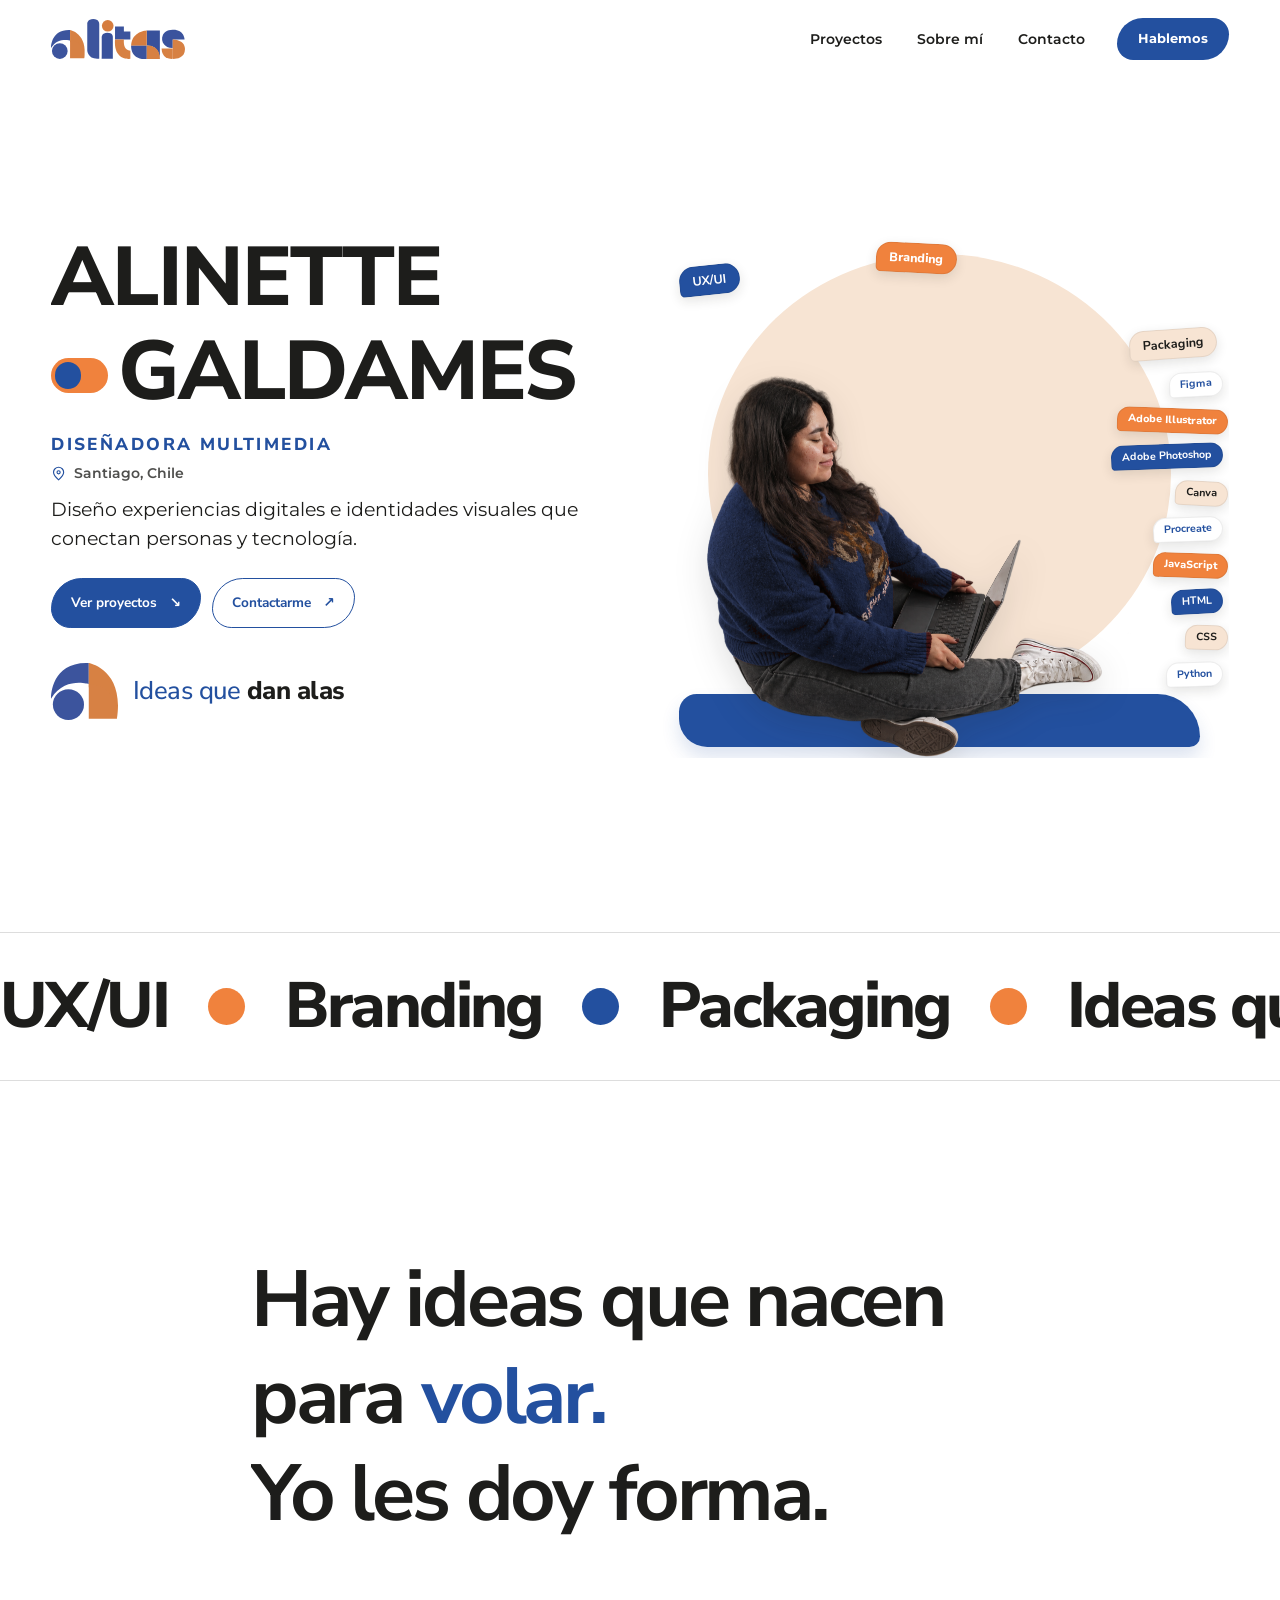
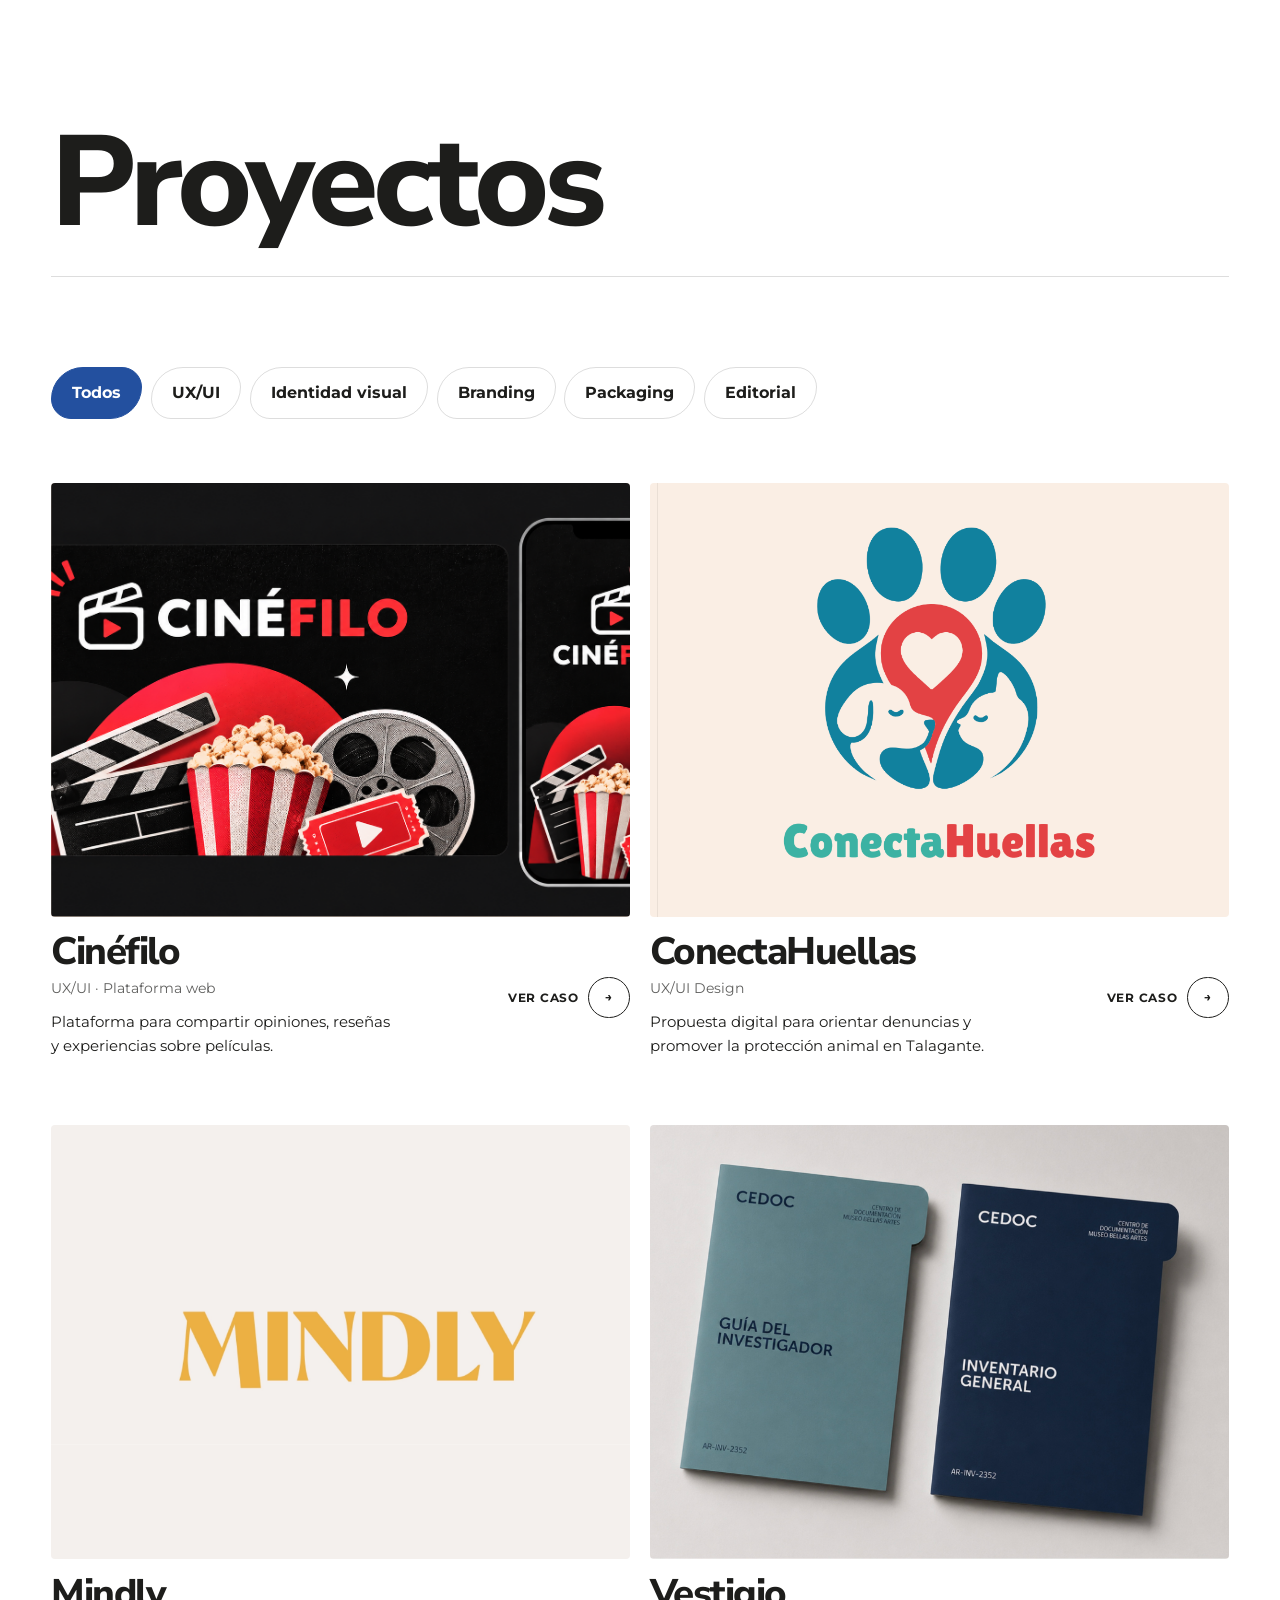
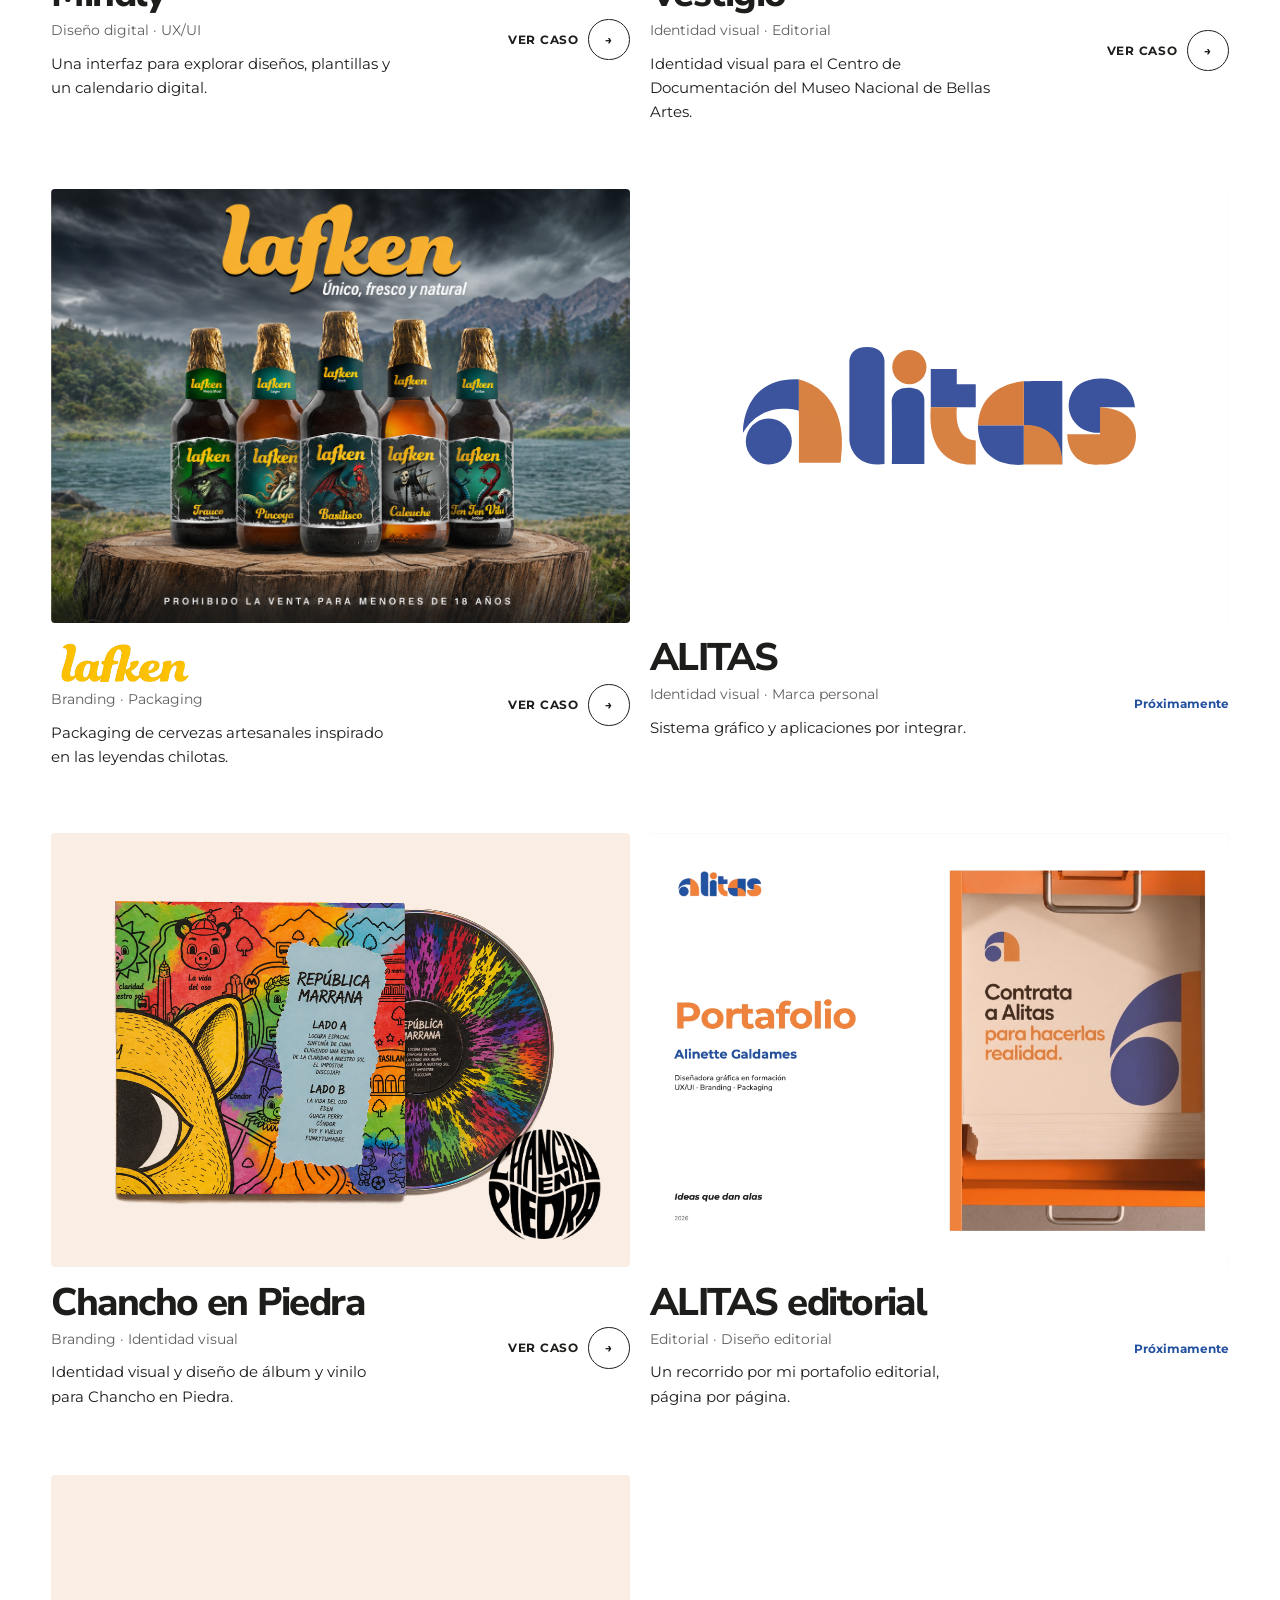
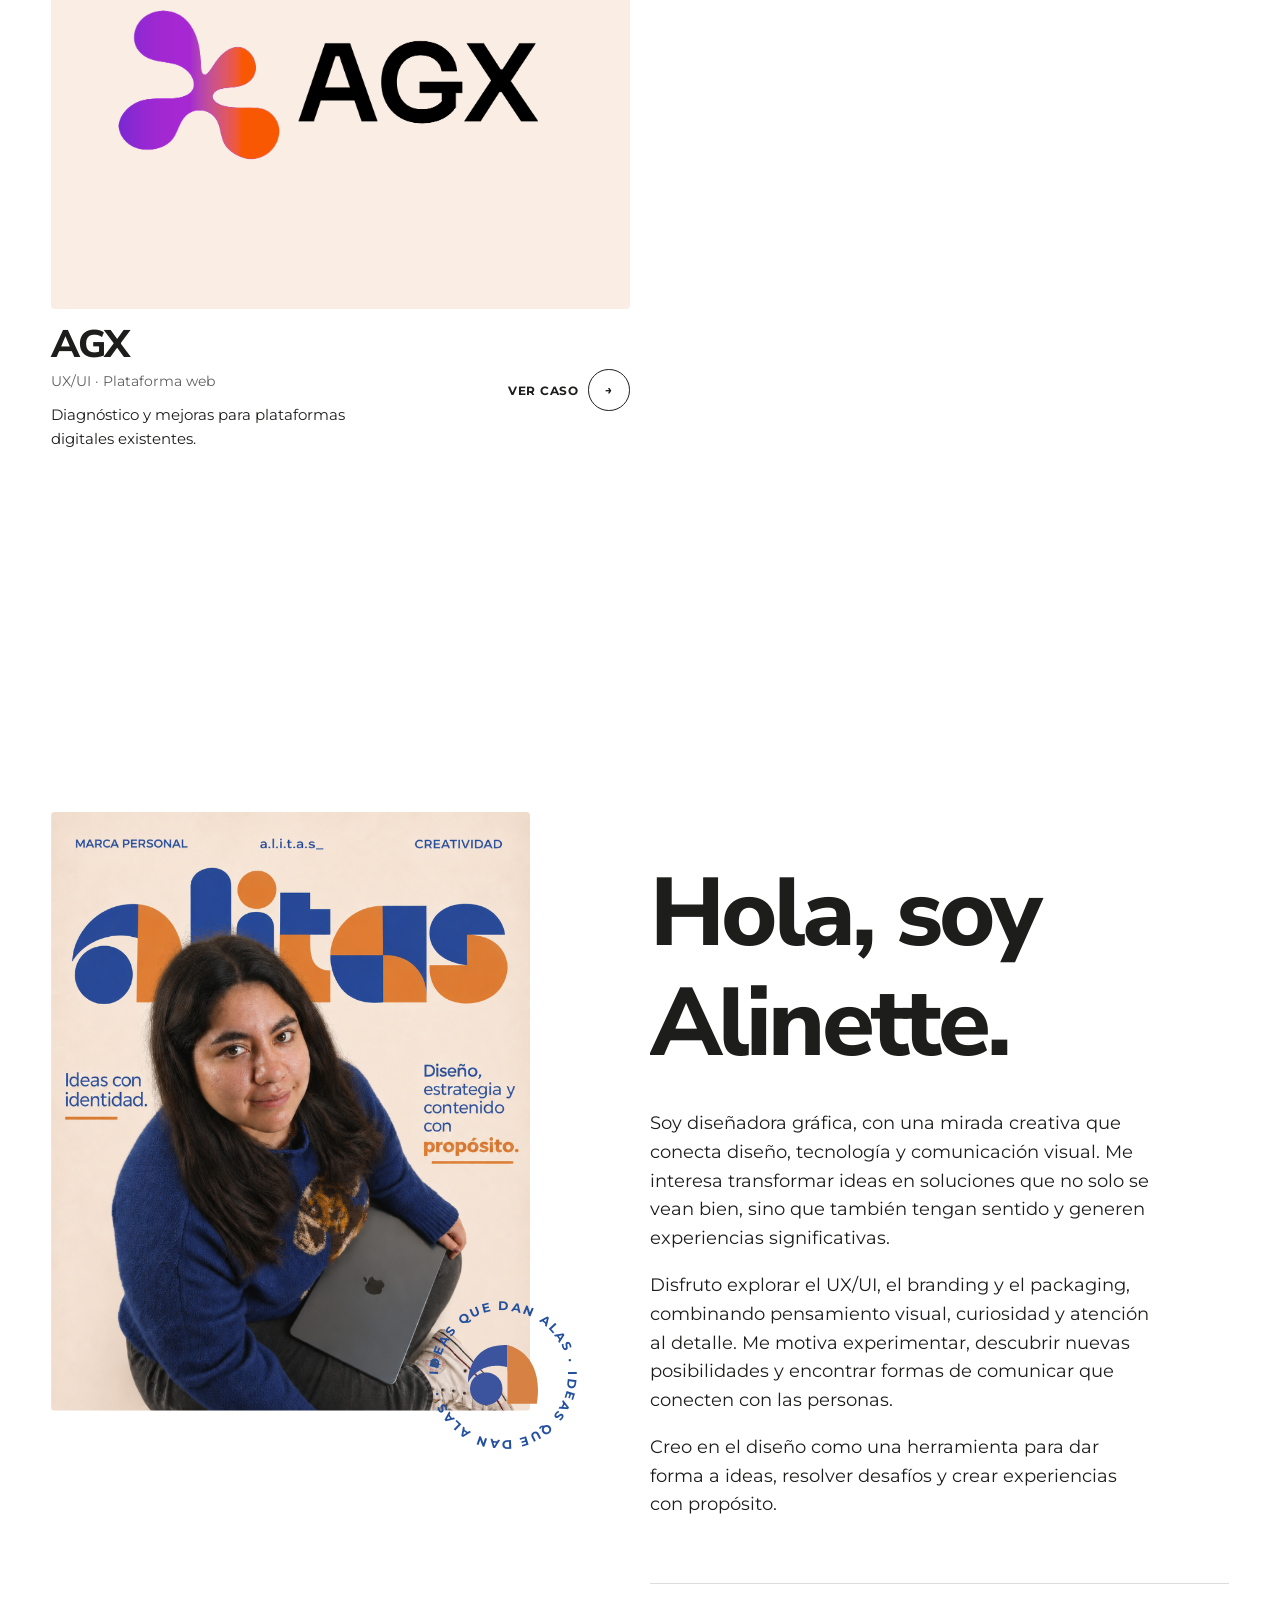
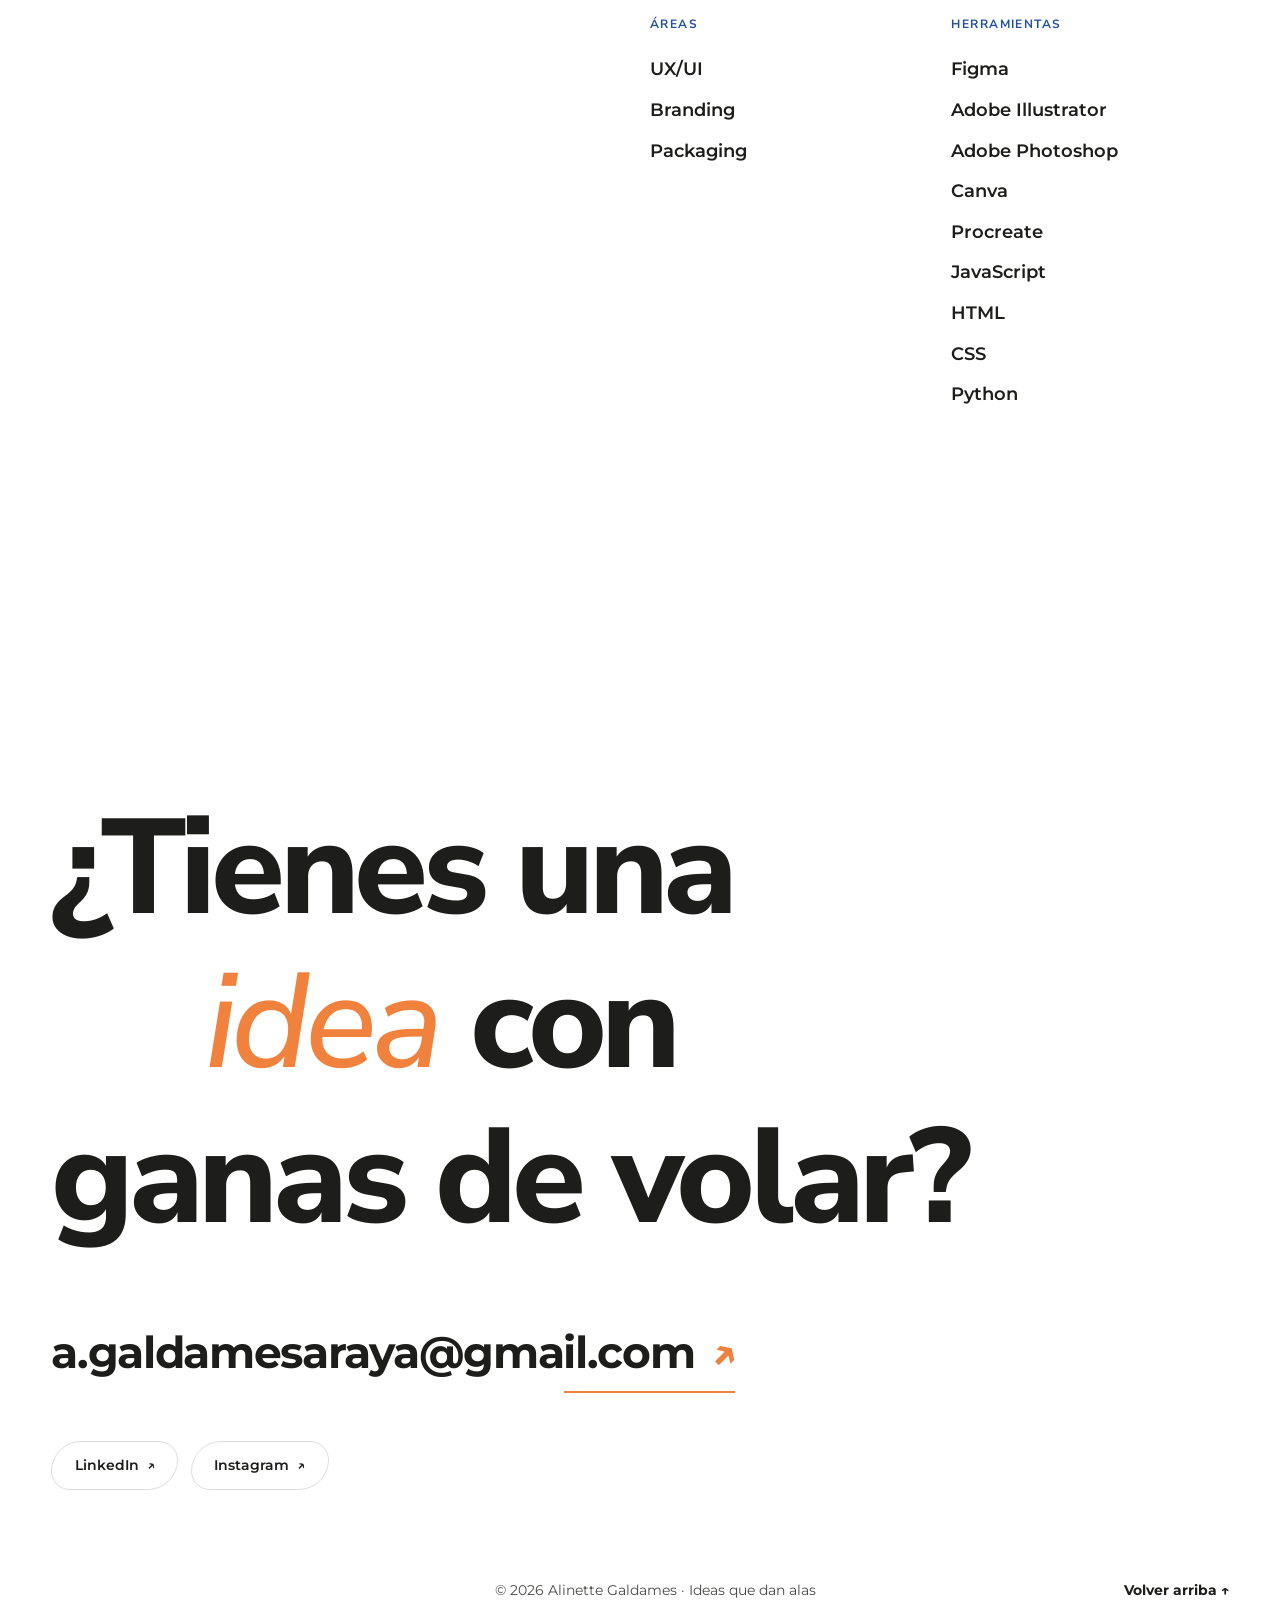
<file: index.html>
<!DOCTYPE html>
<html lang="es">
<head>
  <meta charset="UTF-8">
  <meta name="viewport" content="width=device-width, initial-scale=1.0">

  <!-- ✏️ Título de la pestaña y descripción para Google -->
  <title>Alinette Galdames — ALITAS · Ideas que dan alas</title>
  <meta name="description" content="Alinette Galdames, diseñadora multimedia en formación en Santiago, Chile. Diseño UX/UI, identidad visual, diseño interactivo y tecnología creativa.">

  <!-- Tipografías: Montserrat (titulares) y Nunito Sans (textos) desde Google Fonts -->
  <link rel="preconnect" href="https://fonts.googleapis.com">
  <link rel="preconnect" href="https://fonts.gstatic.com" crossorigin>
  <link href="https://fonts.googleapis.com/css2?family=Montserrat:wght@400;500;600;700;800;900&family=Nunito+Sans:ital,wght@0,300;0,400;0,600;0,700;0,800;0,900;1,400&display=swap" rel="stylesheet">

  <!-- Estilos -->
  <link rel="stylesheet" href="css/styles.css?v=20261122c">

  <!-- Esta línea avisa al CSS que JavaScript está activo (así las animaciones
       solo esconden contenido si de verdad se van a ejecutar). No la borres. -->
  <script>document.documentElement.classList.add('js');</script>
</head>

<!-- La clase "is-loading" se quita sola con JavaScript cuando termina la animación de entrada -->
<body class="is-loading">

  <!-- =========================================================
       0. CORTINA DE ENTRADA (intro breve al cargar la página)
       ========================================================= -->
  <div class="intro" aria-hidden="true">
    <span class="intro__word">Ideas que dan alas</span>
  </div>

  <!-- Enlace oculto para quienes navegan con teclado -->
  <a class="skip-link" href="#proyectos">Saltar a los proyectos</a>

  <!-- =========================================================|
       1. NAVEGACIÓN
       ========================================================= -->
  <header class="nav" id="nav">
    <div class="nav__inner">

      <a href="#inicio" class="nav__logo" aria-label="ALITAS, volver al inicio">
        <img src="img/logo-alitas.svg" alt="" class="nav__logo-img">
      </a>

      <!-- Enlaces del menú (escritorio). ✏️ Puedes cambiar los textos -->
      <nav class="nav__links" aria-label="Principal">
        <a href="#proyectos" class="nav__link"><span data-hover="Proyectos">Proyectos</span></a>
        <a href="#sobre-mi"  class="nav__link"><span data-hover="Sobre mí">Sobre mí</span></a>
        <a href="#contacto"  class="nav__link"><span data-hover="Contacto">Contacto</span></a>
      </nav>

      <button class="nav__cta" type="button" data-contact-open>Hablemos</button>

      <!-- Botón hamburguesa (solo se ve en celular) -->
      <button class="nav__toggle" aria-label="Abrir menú" aria-expanded="false" aria-controls="mobile-menu">
        <span></span><span></span>
      </button>
    </div>
  </header>

  <!-- Menú de celular a pantalla completa -->
  <div class="mobile-menu" id="mobile-menu" aria-hidden="true">
    <nav class="mobile-menu__links" aria-label="Menú móvil">
      <a href="#proyectos"><span>Proyectos</span></a>
      <a href="#sobre-mi"><span>Sobre mí</span></a>
      <a href="#contacto"><span>Contacto</span></a>
    </nav>
    <button class="mobile-menu__contact" type="button" data-contact-open>Hablemos <span aria-hidden="true">↗</span></button>
    <p class="mobile-menu__foot">Ideas que dan alas</p>
  </div>

  <dialog class="contact-modal" id="contact-modal" aria-labelledby="contact-modal-title">
    <div class="contact-modal__content">
      <div class="contact-modal__head">
        <div>
          <p class="contact-modal__eyebrow">ALITAS · CONTACTO</p>
          <h2 id="contact-modal-title">¡Hablemos de tu idea!</h2>
        </div>
        <button class="contact-modal__close" type="button" aria-label="Cerrar ventana de contacto">
          <span aria-hidden="true"></span><span aria-hidden="true"></span>
        </button>
      </div>

      <form class="contact-form">
        <label class="contact-form__field">
          <span>Nombre</span>
          <input name="name" type="text" autocomplete="name" required>
        </label>
        <label class="contact-form__field">
          <span>Correo electrónico</span>
          <input name="email" type="email" autocomplete="email" required>
        </label>
        <label class="contact-form__field">
          <span>Mensaje</span>
          <textarea name="message" rows="4" required></textarea>
        </label>
        <p class="contact-form__note">Al enviar, se abrirá tu aplicación de correo para que puedas completar el envío.</p>
        <button class="contact-form__submit" type="submit">Enviar mensaje <span aria-hidden="true">↗</span></button>
        <p class="contact-form__status" role="status" aria-live="polite"></p>
      </form>

      <p class="contact-modal__direct">
        ¿Prefieres escribir directamente?
        <a href="mailto:a.galdamesaraya@gmail.com" data-contact-email>Enviar un correo <span aria-hidden="true">↗</span></a>
      </p>
    </div>
  </dialog>


  <main>

    <!-- =========================================================
         2. HERO / PORTADA
         data-bg = color de fondo que toma la página en esta sección
         (opciones: white, beige, blue, black — definidas en el CSS)
         ========================================================= -->
    <section class="hero" id="inicio" data-bg="white">

      <div class="hero__content">
        <h1 class="hero__title">
          <span class="line"><span>ALINETTE</span></span>
          <span class="line"><span><i class="hero__pill" aria-hidden="true"><b></b></i>GALDAMES</span></span>
        </h1>
        <p class="hero__role">Diseñadora multimedia</p>
        <p class="hero__location">
          <svg viewBox="0 0 24 24" aria-hidden="true" focusable="false">
            <path d="M20 10c0 5-8 12-8 12S4 15 4 10a8 8 0 1 1 16 0Z"></path>
            <circle cx="12" cy="10" r="2.5"></circle>
          </svg>
          <span>Santiago, Chile</span>
        </p>
        <p class="hero__description">Diseño experiencias digitales e identidades visuales que conectan personas y tecnología.</p>
        <div class="hero__actions">
          <a class="hero__button hero__button--primary" href="#proyectos">Ver proyectos <span aria-hidden="true">↘</span></a>
          <a class="hero__button hero__button--secondary" href="#contacto">Contactarme <span aria-hidden="true">↗</span></a>
        </div>
        <div class="hero__claim">
          <img src="img/isotipo-alitas.svg" alt="" class="iso-img" aria-hidden="true">
          <p class="hero__claim-text"><em>Ideas que</em> dan alas</p>
        </div>
      </div>

      <figure class="hero__media">
        <div class="hero-art">
          <img class="hero-art__portrait" src="img/alinette-hero.png" alt="Alinette trabajando en su computador" width="1152" height="768">
          <ul class="hero-art__labels" aria-label="Áreas de interés y herramientas">
            <li class="hero-art__tag hero-art__tag--area hero-art__tag--blue hero-art__tag--ux">UX/UI</li>
            <li class="hero-art__tag hero-art__tag--area hero-art__tag--orange hero-art__tag--branding">Branding</li>
            <li class="hero-art__tag hero-art__tag--area hero-art__tag--beige hero-art__tag--packaging">Packaging</li>
            <li class="hero-art__tag hero-art__tag--tool hero-art__tag--white hero-art__tag--figma">Figma</li>
            <li class="hero-art__tag hero-art__tag--tool hero-art__tag--orange hero-art__tag--illustrator">Adobe Illustrator</li>
            <li class="hero-art__tag hero-art__tag--tool hero-art__tag--blue hero-art__tag--photoshop">Adobe Photoshop</li>
            <li class="hero-art__tag hero-art__tag--tool hero-art__tag--beige hero-art__tag--canva">Canva</li>
            <li class="hero-art__tag hero-art__tag--tool hero-art__tag--white hero-art__tag--procreate">Procreate</li>
            <li class="hero-art__tag hero-art__tag--tool hero-art__tag--orange hero-art__tag--javascript">JavaScript</li>
            <li class="hero-art__tag hero-art__tag--tool hero-art__tag--blue hero-art__tag--html">HTML</li>
            <li class="hero-art__tag hero-art__tag--tool hero-art__tag--beige hero-art__tag--css">CSS</li>
            <li class="hero-art__tag hero-art__tag--tool hero-art__tag--white hero-art__tag--python">Python</li>
          </ul>
        </div>
      </figure>

    </section>


    <!-- =========================================================
         3. FRANJA EN MOVIMIENTO (marquee)
         ✏️ Cambia las palabras si quieres. El texto está repetido
         dos veces para que el loop no se corte.
         ========================================================= -->
    <div class="marquee" aria-hidden="true">
      <div class="marquee__track">
        <span>UX/UI</span><i></i><span>Branding</span><i></i><span>Packaging</span><i></i><span>Ideas que dan alas</span><i></i>
        <span>UX/UI</span><i></i><span>Branding</span><i></i><span>Packaging</span><i></i><span>Ideas que dan alas</span><i></i>
      </div>
    </div>


    <!-- =========================================================
        4. FRASE DECLARACIÓN
        ========================================================= -->
    <section class="statement" data-bg="white">
     <h2 class="statement__text">
       <span class="line"><span>Hay ideas que nacen</span></span>
       <span class="line"><span>para <mark>volar.</mark></span></span>
       <span class="line"><span>Yo les doy forma.</span></span>
     </h2>
    </section>


    <!-- =========================================================
         5. GALERÍA DE PROYECTOS
         Los proyectos comparten una retícula de dos columnas.
         ========================================================= -->
    <section class="work" id="proyectos" data-bg="white">

      <header class="work__head">
        <h2 class="work__title">
          <span class="line"><span>Proyectos</span></span>
        </h2>
      </header>

      <div class="work__filters" role="group" aria-label="Filtrar proyectos por categoría">
        <button class="work__filter is-active" type="button" data-project-filter="all" aria-pressed="true">Todos</button>
        <button class="work__filter" type="button" data-project-filter="ux-ui" aria-pressed="false">UX/UI</button>
        <button class="work__filter" type="button" data-project-filter="identidad-visual" aria-pressed="false">Identidad visual</button>
        <button class="work__filter" type="button" data-project-filter="branding" aria-pressed="false">Branding</button>
        <button class="work__filter" type="button" data-project-filter="packaging" aria-pressed="false">Packaging</button>
        <button class="work__filter" type="button" data-project-filter="editorial" aria-pressed="false">Editorial</button>
      </div>

      <div class="work__grid">

        <!-- Proyecto 01 — Cinéfilo -->
        <article class="project" data-project-category="ux-ui">
          <a href="cinefilo.html" class="project__link" aria-label="Ver caso Cinéfilo">
            <figure class="project__media reveal-img">
              <img src="img/cinefilo/16-9%20cinefilo.png" alt="Identidad visual de Cinéfilo en presentaciones de escritorio y móvil">
            </figure>
            <div class="project__info">
              <h3 class="project__name">Cinéfilo</h3>
              <p class="project__cat">UX/UI · Plataforma web</p>
              <!-- ✏️ Descripción corta del proyecto -->
              <p class="project__desc">Plataforma para compartir opiniones, reseñas y experiencias sobre películas.</p>
              <span class="project__cta" aria-hidden="true">
                <span class="project__cta-text" data-hover="Entrar al caso">Ver caso</span>
                <span class="project__cta-arrow">→</span>
              </span>
            </div>
          </a>
        </article>

        <!-- Proyecto 02 — ConectaHuellas -->
        <article class="project" data-project-category="ux-ui">
          <a href="conectahuellas.html" class="project__link" aria-label="Ver caso de estudio de ConectaHuellas">
            <figure class="project__media project__media--conectahuellas">
              <img src="img/conectahuellas/logo-vista-previa.png" alt="Logotipo de ConectaHuellas" loading="lazy" decoding="async">
            </figure>
            <div class="project__info">
              <h3 class="project__name">ConectaHuellas</h3>
              <p class="project__cat">UX/UI Design</p>
              <p class="project__desc">Propuesta digital para orientar denuncias y promover la protección animal en Talagante.</p>
              <span class="project__cta" aria-hidden="true">
                <span class="project__cta-text" data-hover="Entrar al caso">Ver caso</span>
                <span class="project__cta-arrow">→</span>
              </span>
            </div>
          </a>
        </article>

        <!-- Proyecto 03 — Mindly -->
        <article class="project" data-project-category="ux-ui">
          <a href="mindly.html" class="project__link" aria-label="Ver proyecto Mindly">
            <figure class="project__media project__media--mindly">
              <img src="img/mindly/vista-previa.png" alt="Logotipo de Mindly" loading="lazy" decoding="async">
            </figure>
            <div class="project__info">
              <h3 class="project__name">Mindly</h3>
              <p class="project__cat">Diseño digital · UX/UI</p>
              <p class="project__desc">Una interfaz para explorar diseños, plantillas y un calendario digital.</p>
              <span class="project__cta" aria-hidden="true">
                <span class="project__cta-text" data-hover="Entrar al caso">Ver caso</span>
                <span class="project__cta-arrow">→</span>
              </span>
            </div>
          </a>
        </article>

        <!-- Proyecto 04 — Vestigio -->
        <article class="project" data-project-category="identidad-visual">
          <a href="cedoc.html" class="project__link" aria-label="Ver proyecto Vestigio, identidad visual CEDOC">
            <figure class="project__media">
              <img src="img/vestigio/manual-pagina-53.jpg" alt="Guía e inventario con la identidad visual CEDOC" loading="lazy" decoding="async">
            </figure>
            <div class="project__info">
              <h3 class="project__name">Vestigio</h3>
              <p class="project__cat">Identidad visual · Editorial</p>
              <p class="project__desc">Identidad visual para el Centro de Documentación del Museo Nacional de Bellas Artes.</p>
              <span class="project__cta" aria-hidden="true">
                <span class="project__cta-text" data-hover="Entrar al caso">Ver caso</span>
                <span class="project__cta-arrow">→</span>
              </span>
            </div>
          </a>
        </article>

        <!-- Proyecto 05 — Lafken -->
        <article class="project" data-project-category="packaging">
          <a href="lafken.html" class="project__link" aria-label="Ver caso Lafken">
            <figure class="project__media reveal-img">
              <img src="img/Lafken/Fotografia%20principal%20del%20packaging.jpg" alt="Botellas del packaging Lafken inspiradas en leyendas chilotas">
            </figure>
            <div class="project__info">
              <h3 class="project__name"><span class="lafken-logo lafken-logo--card"><img src="img/Lafken/logotipo-lafken.png" alt="Lafken"></span></h3>
              <p class="project__cat">Branding · Packaging</p>
              <p class="project__desc">Packaging de cervezas artesanales inspirado en las leyendas chilotas.</p>
              <span class="project__cta" aria-hidden="true">
                <span class="project__cta-text" data-hover="Entrar al caso">Ver caso</span>
                <span class="project__cta-arrow">→</span>
              </span>
            </div>
          </a>
        </article>

        <!-- Proyecto 06 — ALITAS identidad visual -->
        <article class="project" data-project-category="identidad-visual">
          <div class="project__preview">
            <figure class="project__media project__media--identity reveal-img">
              <img class="project-preview__image" src="img/logo-alitas.svg" alt="Logotipo de ALITAS">
            </figure>
            <div class="project__info">
              <h3 class="project__name">ALITAS</h3>
              <p class="project__cat">Identidad visual · Marca personal</p>
              <p class="project__desc">Sistema gráfico y aplicaciones por integrar.</p>
              <span class="project__status">Próximamente</span>
            </div>
          </div>
        </article>

        <!-- Proyecto adicional existente — Chancho en Piedra -->
        <article class="project" data-project-category="branding">
          <a href="chancho-en-piedra.html" class="project__link" aria-label="Ver caso Chancho en Piedra">
            <figure class="project__media project__media--warm reveal-img">
              <img class="project-preview__image" src="img/chancho-en-piedra/vinilo-fondo-blanco.png" alt="Vinilo y reverso de la funda de República Marrana">
              <span class="project__logo"><img class="chancho-logo-spin" src="img/chancho-en-piedra/logotipo-chancho.png" alt=""></span>
            </figure>
            <div class="project__info">
              <h3 class="project__name">Chancho en Piedra</h3>
              <p class="project__cat">Branding · Identidad visual</p>
              <p class="project__desc">Identidad visual y diseño de álbum y vinilo para Chancho en Piedra.</p>
              <span class="project__cta" aria-hidden="true">
                <span class="project__cta-text" data-hover="Entrar al caso">Ver caso</span>
                <span class="project__cta-arrow">→</span>
              </span>
            </div>
          </a>
        </article>

        <!-- Proyecto adicional existente — ALITAS editorial -->
        <article class="project" data-project-category="editorial">
          <div class="project__preview">
            <figure class="project__media reveal-img">
              <img class="project-preview__image" src="assets/editorial/pages/pagina-01.jpg" alt="Portada del portafolio editorial ALITAS">
            </figure>
            <div class="project__info">
              <h3 class="project__name">ALITAS editorial</h3>
              <p class="project__cat">Editorial · Diseño editorial</p>
              <p class="project__desc">Un recorrido por mi portafolio editorial, página por página.</p>
              <span class="project__status">Próximamente</span>
            </div>
          </div>
        </article>

        <!-- Proyecto AGX -->
        <article class="project" data-project-category="ux-ui">
          <a href="agx.html" class="project__link" aria-label="Ver proyecto AGX">
            <figure class="project__media project__media--agx">
              <img src="img/agx/logo-vista-previa.png" alt="Logotipo de AGX" loading="lazy" decoding="async">
            </figure>
            <div class="project__info">
              <h3 class="project__name">AGX</h3>
              <p class="project__cat">UX/UI · Plataforma web</p>
              <p class="project__desc">Diagnóstico y mejoras para plataformas digitales existentes.</p>
              <span class="project__cta" aria-hidden="true">
                <span class="project__cta-text" data-hover="Entrar al caso">Ver caso</span>
                <span class="project__cta-arrow">→</span>
              </span>
            </div>
          </a>
        </article>

      </div>
    </section>


    <!-- =========================================================
         6. SOBRE MÍ (fondo beige — cambio de ritmo cálido)
         ========================================================= -->
    <section class="about" id="sobre-mi" data-bg="beige">

      <div class="about__photo-wrap">
        <figure class="about__photo reveal-img">
          <img src="img/alinette-sobre-mi.png" alt="Retrato de Alinette Galdames con la identidad visual de ALITAS" loading="lazy" width="768" height="960">
        </figure>

        <!-- Sello giratorio con el isotipo al centro -->
        <div class="badge" aria-hidden="true">
          <svg class="badge__ring" viewBox="0 0 200 200">
            <defs>
              <path id="circlePath" d="M100,100 m-78,0 a78,78 0 1,1 156,0 a78,78 0 1,1 -156,0"/>
            </defs>
            <text>
              <textPath href="#circlePath">Ideas que dan alas · Ideas que dan alas · </textPath>
            </text>
          </svg>
          <img src="img/isotipo-alitas.svg" alt="" class="iso-img" aria-hidden="true">
        </div>
      </div>

      <div class="about__content">
        <h2 class="about__title">
          <span class="line"><span>Hola, soy</span></span>
          <span class="line"><span>Alinette.</span></span>
        </h2>

        <div class="about__text reveal-up">
          <p>Soy diseñadora gráfica, con una mirada creativa que conecta diseño, tecnología y comunicación visual. Me interesa transformar ideas en soluciones que no solo se vean bien, sino que también tengan sentido y generen experiencias significativas.</p>
          <p>Disfruto explorar el UX/UI, el branding y el packaging, combinando pensamiento visual, curiosidad y atención al detalle. Me motiva experimentar, descubrir nuevas posibilidades y encontrar formas de comunicar que conecten con las personas.</p>
          <p>Creo en el diseño como una herramienta para dar forma a ideas, resolver desafíos y crear experiencias con propósito.</p>
        </div>

        <div class="skills skills--profile">
          <div class="skills__col reveal-up">
            <h3 class="skills__title">Áreas</h3>
            <ul>
              <li>UX/UI</li>
              <li>Branding</li>
              <li>Packaging</li>
            </ul>
          </div>
          <div class="skills__col reveal-up">
            <h3 class="skills__title">Herramientas</h3>
            <ul>
              <li>Figma</li>
              <li>Adobe Illustrator</li>
              <li>Adobe Photoshop</li>
              <li>Canva</li>
              <li>Procreate</li>
              <li>JavaScript</li>
              <li>HTML</li>
              <li>CSS</li>
              <li>Python</li>
            </ul>
          </div>
        </div>
      </div>
    </section>


    <!-- =========================================================
         7. CONTACTO (cierre azul a pantalla completa)
         ========================================================= -->
    <section class="contact" id="contacto" data-bg="blue">

      <h2 class="contact__title">
        <span class="line"><span>¿Tienes una</span></span>
        <span class="line line--indent"><span><em>idea</em> con</span></span>
        <span class="line"><span>ganas de volar?</span></span>
      </h2>

      <a href="mailto:a.galdamesaraya@gmail.com" class="contact__mail reveal-up">
        <span>a.galdamesaraya@gmail.com</span>
        <span class="contact__mail-arrow">↗</span>
      </a>

      <ul class="contact__links reveal-up">
        <li><a href="https://www.linkedin.com/feed/" target="_blank" rel="noopener noreferrer">LinkedIn <span>↗</span></a></li>
        <li><a href="https://www.instagram.com/a.l.i.t.a.s_/" target="_blank" rel="noopener noreferrer">Instagram <span>↗</span></a></li>
      </ul>

      <footer class="footer">
        <img src="img/logo-alitas.svg" alt="ALITAS" class="footer__logo-img">
        <p>© <span class="js-year">2026</span> Alinette Galdames · Ideas que dan alas</p>
        <a href="#inicio" class="footer__top">Volver arriba ↑</a>
      </footer>
    </section>

  </main>

  <script src="js/main.js?v=20261122c"></script>
</body>
</html>
</file>
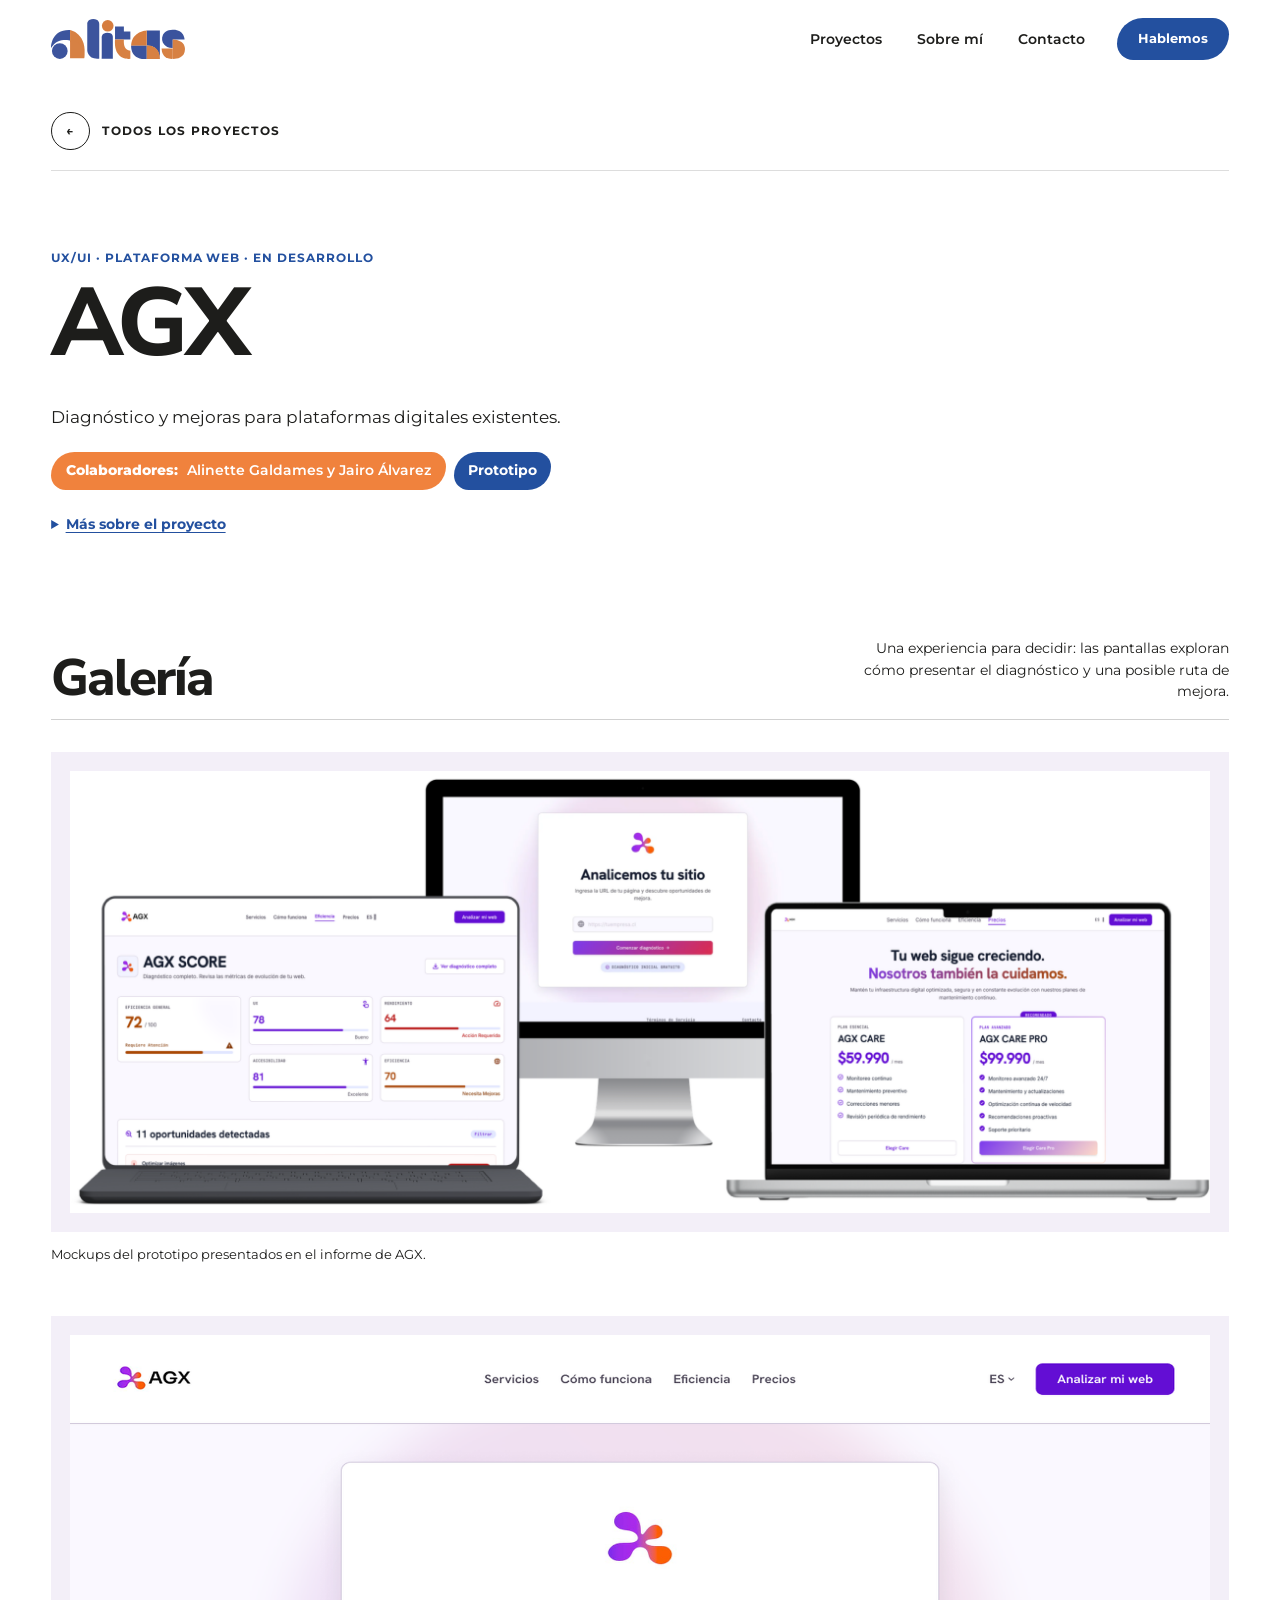
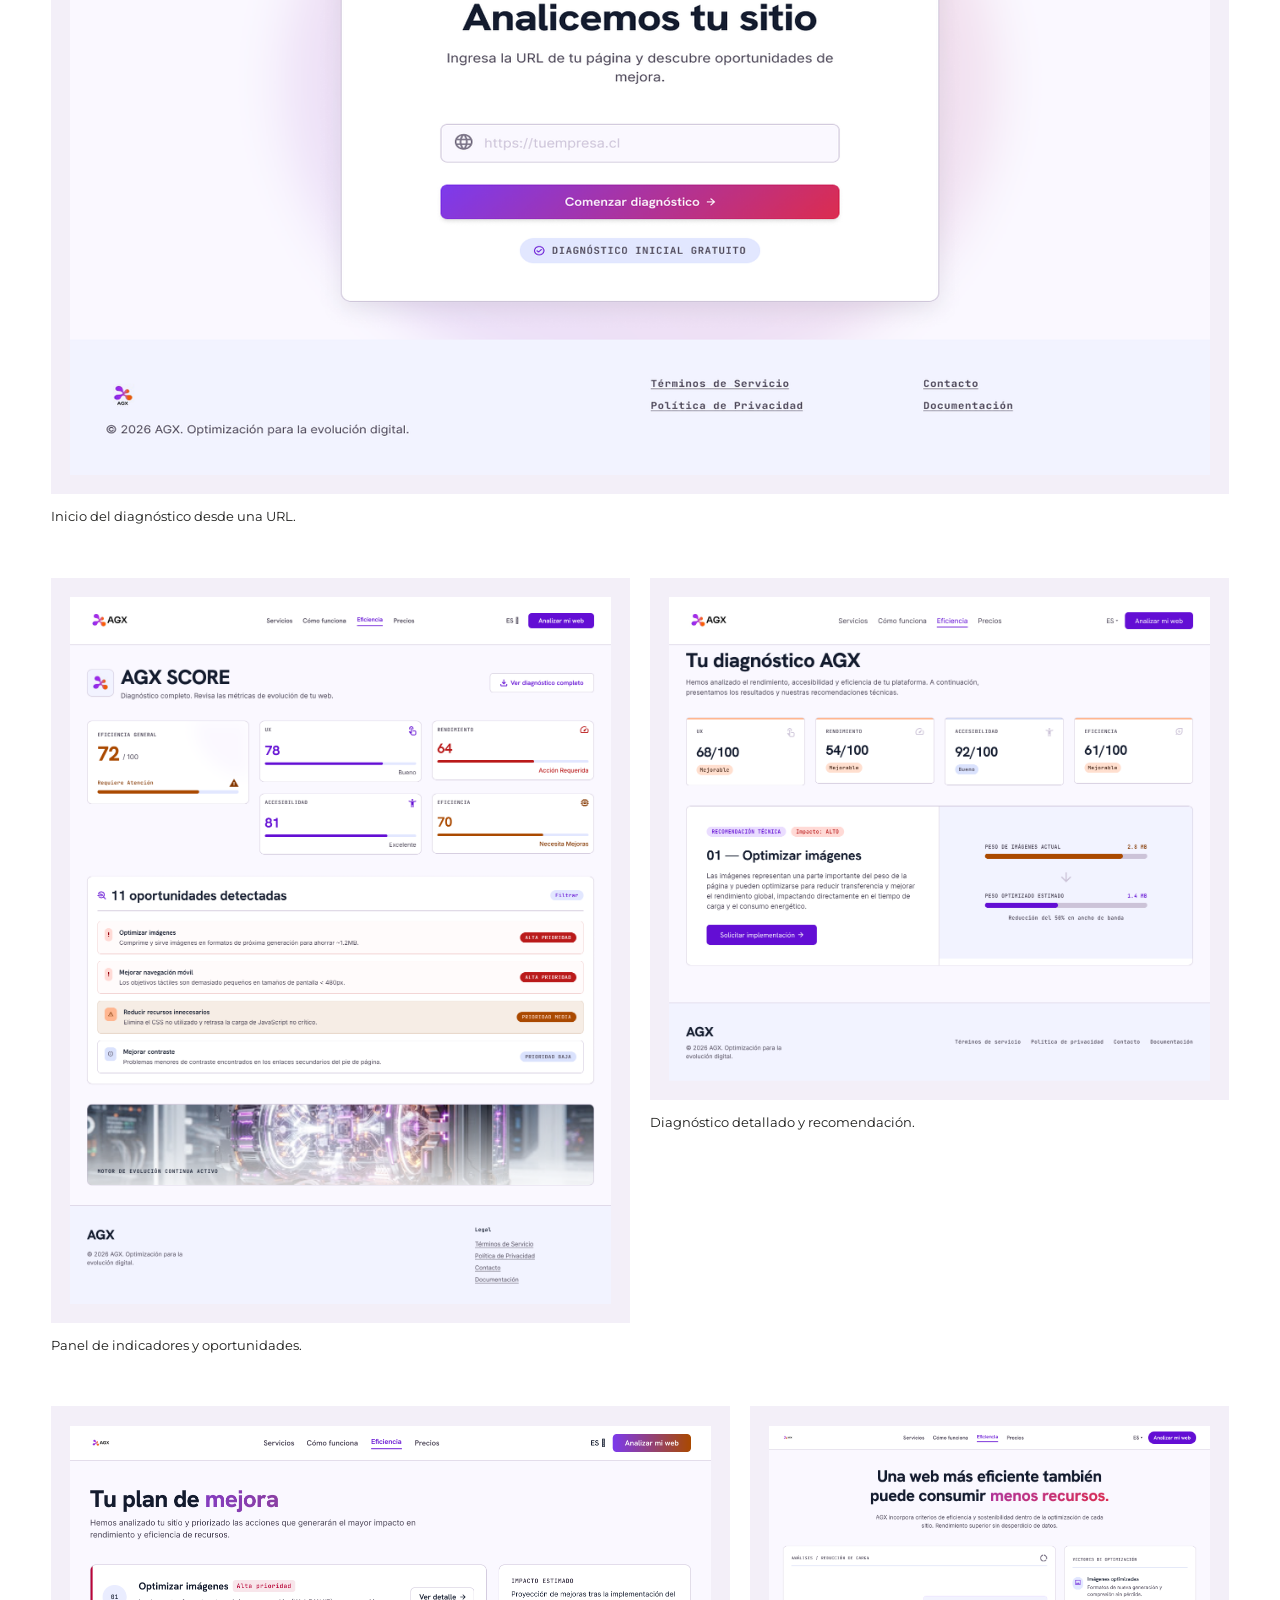
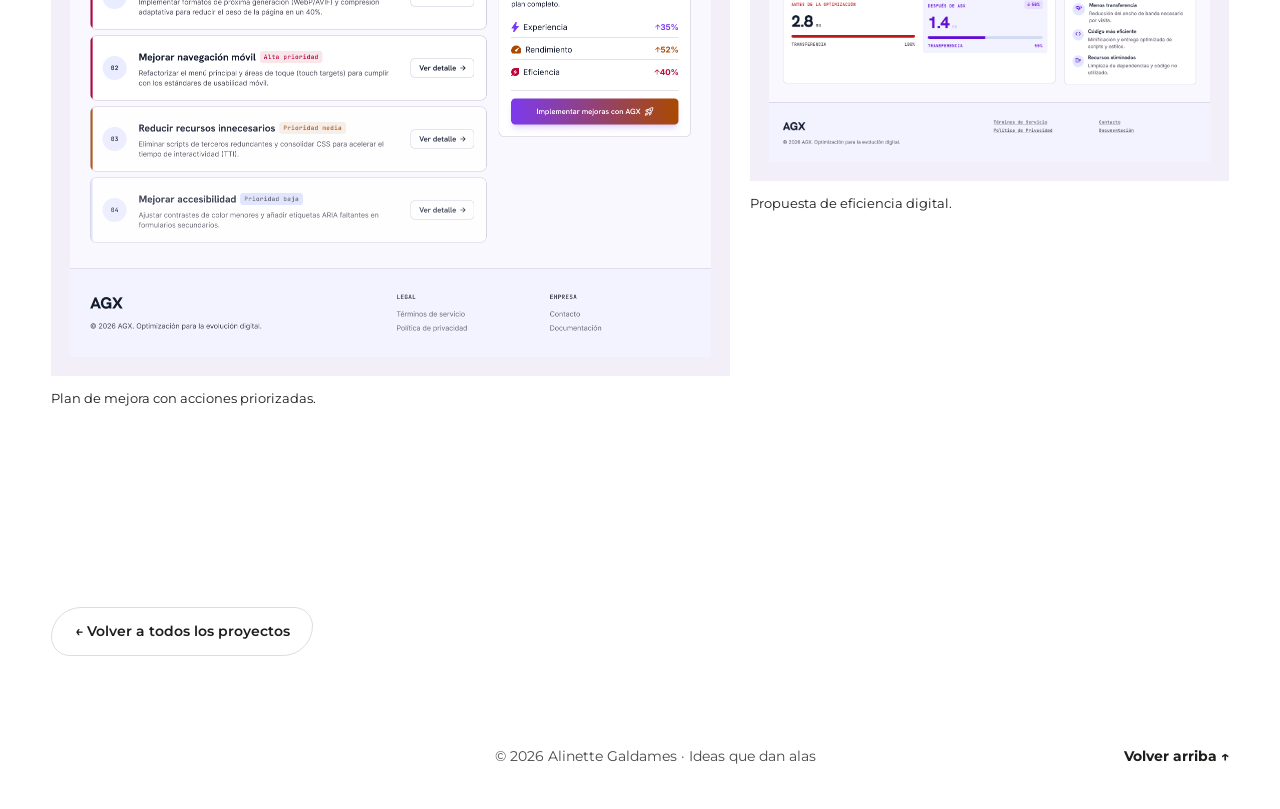
<file: agx.html>
<!DOCTYPE html>
<html lang="es">
<head>
  <meta charset="UTF-8">
  <meta name="viewport" content="width=device-width, initial-scale=1.0">
  <title>AGX — ALITAS · Alinette Galdames</title>
  <meta name="description" content="AGX: propuesta de diagnóstico y evolución para plataformas digitales existentes, por Alinette Galdames y Jairo Álvarez.">
  <link rel="preconnect" href="https://fonts.googleapis.com">
  <link rel="preconnect" href="https://fonts.gstatic.com" crossorigin>
  <link href="https://fonts.googleapis.com/css2?family=Montserrat:wght@400;500;600;700;800;900&family=Nunito+Sans:ital,wght@0,300;0,400;0,600;0,700;0,800;0,900;1,400&display=swap" rel="stylesheet">
  <link rel="stylesheet" href="css/styles.css?v=20261122c">
  <link rel="stylesheet" href="css/agx.css">
  <link rel="stylesheet" href="css/project-editorial.css">
  <script>document.documentElement.classList.add('js');</script>
</head>
<body class="case case--agx case-editorial project-template is-entering">
  <a class="skip-link" href="#contenido">Saltar al contenido</a>
  <header class="nav" id="nav">
    <div class="nav__inner">
      <a href="index.html" class="nav__logo" aria-label="ALITAS, ir a la portada"><img src="img/logo-alitas.svg" alt="" class="nav__logo-img"></a>
      <nav class="nav__links" aria-label="Principal">
        <a href="index.html#proyectos" class="nav__link"><span data-hover="Proyectos">Proyectos</span></a>
        <a href="index.html#sobre-mi" class="nav__link"><span data-hover="Sobre mí">Sobre mí</span></a>
        <a href="index.html#contacto" class="nav__link"><span data-hover="Contacto">Contacto</span></a>
      </nav>
      <a href="index.html#contacto" class="nav__cta">Hablemos</a>
      <button class="nav__toggle" aria-label="Abrir menú" aria-expanded="false" aria-controls="mobile-menu"><span></span><span></span></button>
    </div>
  </header>
  <div class="mobile-menu" id="mobile-menu" aria-hidden="true">
    <nav class="mobile-menu__links" aria-label="Menú móvil">
      <a href="index.html#proyectos">Proyectos</a>
      <a href="index.html#sobre-mi">Sobre mí</a>
      <a href="index.html#contacto">Contacto</a>
    </nav>
    <p class="mobile-menu__foot">Ideas que dan alas</p>
  </div>
  <main id="contenido">
    <section class="project-header" data-bg="white" aria-labelledby="agx-title">
      <div class="case-hero__top reveal-fade"><a href="index.html#proyectos" class="case-back"><span class="case-back__arrow" aria-hidden="true">←</span> Todos los proyectos</a></div>
      <div class="project-header__heading">
        <div><p class="project-header__meta">UX/UI · Plataforma web · En desarrollo</p><h1 id="agx-title">AGX</h1></div>
      </div>
      <p class="project-header__description">Diagnóstico y mejoras para plataformas digitales existentes.</p>
      <div class="project-header__tags">
        <p class="project-header__team"><strong>Colaboradores:</strong> Alinette Galdames y Jairo Álvarez</p>
        <p class="project-header__tag">Prototipo</p>
      </div>
      <details class="project-details">
        <summary>Más sobre el proyecto</summary>
        <div class="project-details__content">
          <p>Emprendimiento digital / En desarrollo · Prototipo</p>
          <p>AGX está en desarrollo. Las pantallas son propuestas de diseño: las métricas, resultados, precios y acciones que aparecen en los mockups son ilustrativos y no demuestran un servicio operativo.</p>
          <p>Fuente: informe AGX y pantallas del prototipo.</p>
          <p>Tu plataforma no siempre necesita empezar de cero.</p>
          <p>AGX propone transformar información técnica en una ruta clara para mejorar experiencias digitales existentes.</p>
          <h2 id="agx-about-title">Entender para evolucionar.</h2>
          <p>Una propuesta de diagnóstico para empresas que ya cuentan con una web, e-commerce o plataforma digital.</p>
          <h3>El problema</h3>
          <p>Una plataforma puede seguir funcionando y, aun así, presentar dificultades de rendimiento, experiencia o accesibilidad. Los datos técnicos dispersos no siempre ayudan a decidir qué mejorar primero.</p>
          <h3>La oportunidad</h3>
          <p>Reunir distintas dimensiones en una experiencia comprensible y proponer mejoras priorizadas permite valorar lo que ya funciona antes de considerar una reconstrucción completa.</p>
          <h2 id="agx-audience-title">Para quienes hacen crecer lo digital.</h2>
          <p>La propuesta está dirigida a personas y equipos que necesitan comprender y mejorar plataformas existentes.</p>
          <ul><li>PYMES y empresas con presencia digital.</li><li>Negocios con sitios web o e-commerce que necesitan optimizar su funcionamiento.</li><li>Equipos de diseño, marketing y tecnología.</li><li>Profesionales que gestionan plataformas digitales existentes.</li></ul>
          <h2 id="agx-value-title">De datos a decisiones.</h2>
          <p>AGX busca conectar diagnóstico, interpretación y priorización para facilitar una evolución progresiva.</p>
          <h3>Una mirada integrada</h3><p>Considerar rendimiento, UX, accesibilidad y eficiencia digital en una misma propuesta.</p>
          <h3>Prioridades claras</h3><p>Traducir los hallazgos en recomendaciones ordenadas según su impacto y urgencia.</p>
          <h3>Mejorar lo existente</h3><p>Identificar oportunidades de optimización sin asumir que hay que partir desde cero.</p>
          <h2>Una idea en evolución.</h2>
          <p>El siguiente paso planteado en el informe es validar el prototipo con empresas y conocer qué partes de la propuesta aportan mayor valor.</p>
        </div>
      </details>
    </section>

    <section class="project-gallery" id="agx-prototipo" data-bg="white" aria-labelledby="agx-prototype-title">
      <header class="project-gallery__head"><h2 id="agx-prototype-title">Galería</h2><p>Una experiencia para decidir: las pantallas exploran cómo presentar el diagnóstico y una posible ruta de mejora.</p></header>
      <div class="gallery">
        <figure class="g-12">
          <div class="agx-image"><img src="img/agx/mockups-informe.png" alt="Mockups del prototipo AGX: diagnóstico, panel de resultados y propuesta de planes" width="2320" height="900" fetchpriority="high"></div>
          <figcaption class="caption"><span class="caption__dot" aria-hidden="true"></span> Mockups del prototipo presentados en el informe de AGX.</figcaption>
        </figure>
        <figure class="g-12">
          <div class="agx-image"><img src="img/agx/diagnostico-inicial.png" alt="Propuesta de pantalla de AGX para ingresar la URL de un sitio" width="2000" height="1299" loading="lazy" decoding="async"></div>
          <figcaption class="caption"><span class="caption__dot" aria-hidden="true"></span> Inicio del diagnóstico desde una URL.</figcaption>
        </figure>
        <figure class="g-6">
          <div class="agx-image"><img src="img/agx/panel-diagnostico.png" alt="Propuesta de panel AGX Score con indicadores de ejemplo y oportunidades de mejora" width="1280" height="1673" loading="lazy" decoding="async"></div>
          <figcaption class="caption"><span class="caption__dot" aria-hidden="true"></span> Panel de indicadores y oportunidades.</figcaption>
        </figure>
        <figure class="g-6 g-push">
          <div class="agx-image"><img src="img/agx/diagnostico-detallado.png" alt="Propuesta de diagnóstico detallado con indicadores y una recomendación de ejemplo" width="1280" height="1145" loading="lazy" decoding="async"></div>
          <figcaption class="caption"><span class="caption__dot" aria-hidden="true"></span> Diagnóstico detallado y recomendación.</figcaption>
        </figure>
        <figure class="g-7">
          <div class="agx-image"><img src="img/agx/plan-mejora.png" alt="Propuesta de plan de mejora con acciones ordenadas por prioridad y cifras de ejemplo" width="1280" height="1062" loading="lazy" decoding="async"></div>
          <figcaption class="caption"><span class="caption__dot" aria-hidden="true"></span> Plan de mejora con acciones priorizadas.</figcaption>
        </figure>
        <figure class="g-5 g-push">
          <div class="agx-image"><img src="img/agx/eficiencia-digital.png" alt="Propuesta de pantalla sobre eficiencia digital con una comparación ilustrativa del uso de recursos" width="1280" height="977" loading="lazy" decoding="async"></div>
          <figcaption class="caption"><span class="caption__dot" aria-hidden="true"></span> Propuesta de eficiencia digital.</figcaption>
        </figure>
      </div>
    </section>

    <section class="case-next case-next--return" data-bg="blue">
      <a href="index.html#proyectos" class="case-next__home">← Volver a todos los proyectos</a>
      <footer class="footer">
        <img src="img/logo-alitas.svg" alt="ALITAS" class="footer__logo-img">
        <p>© <span class="js-year">2026</span> Alinette Galdames · Ideas que dan alas</p>
        <a href="#contenido" class="footer__top">Volver arriba ↑</a>
      </footer>
    </section>
  </main>
  <script src="js/main.js?v=20261122c"></script>
</body>
</html>
</file>
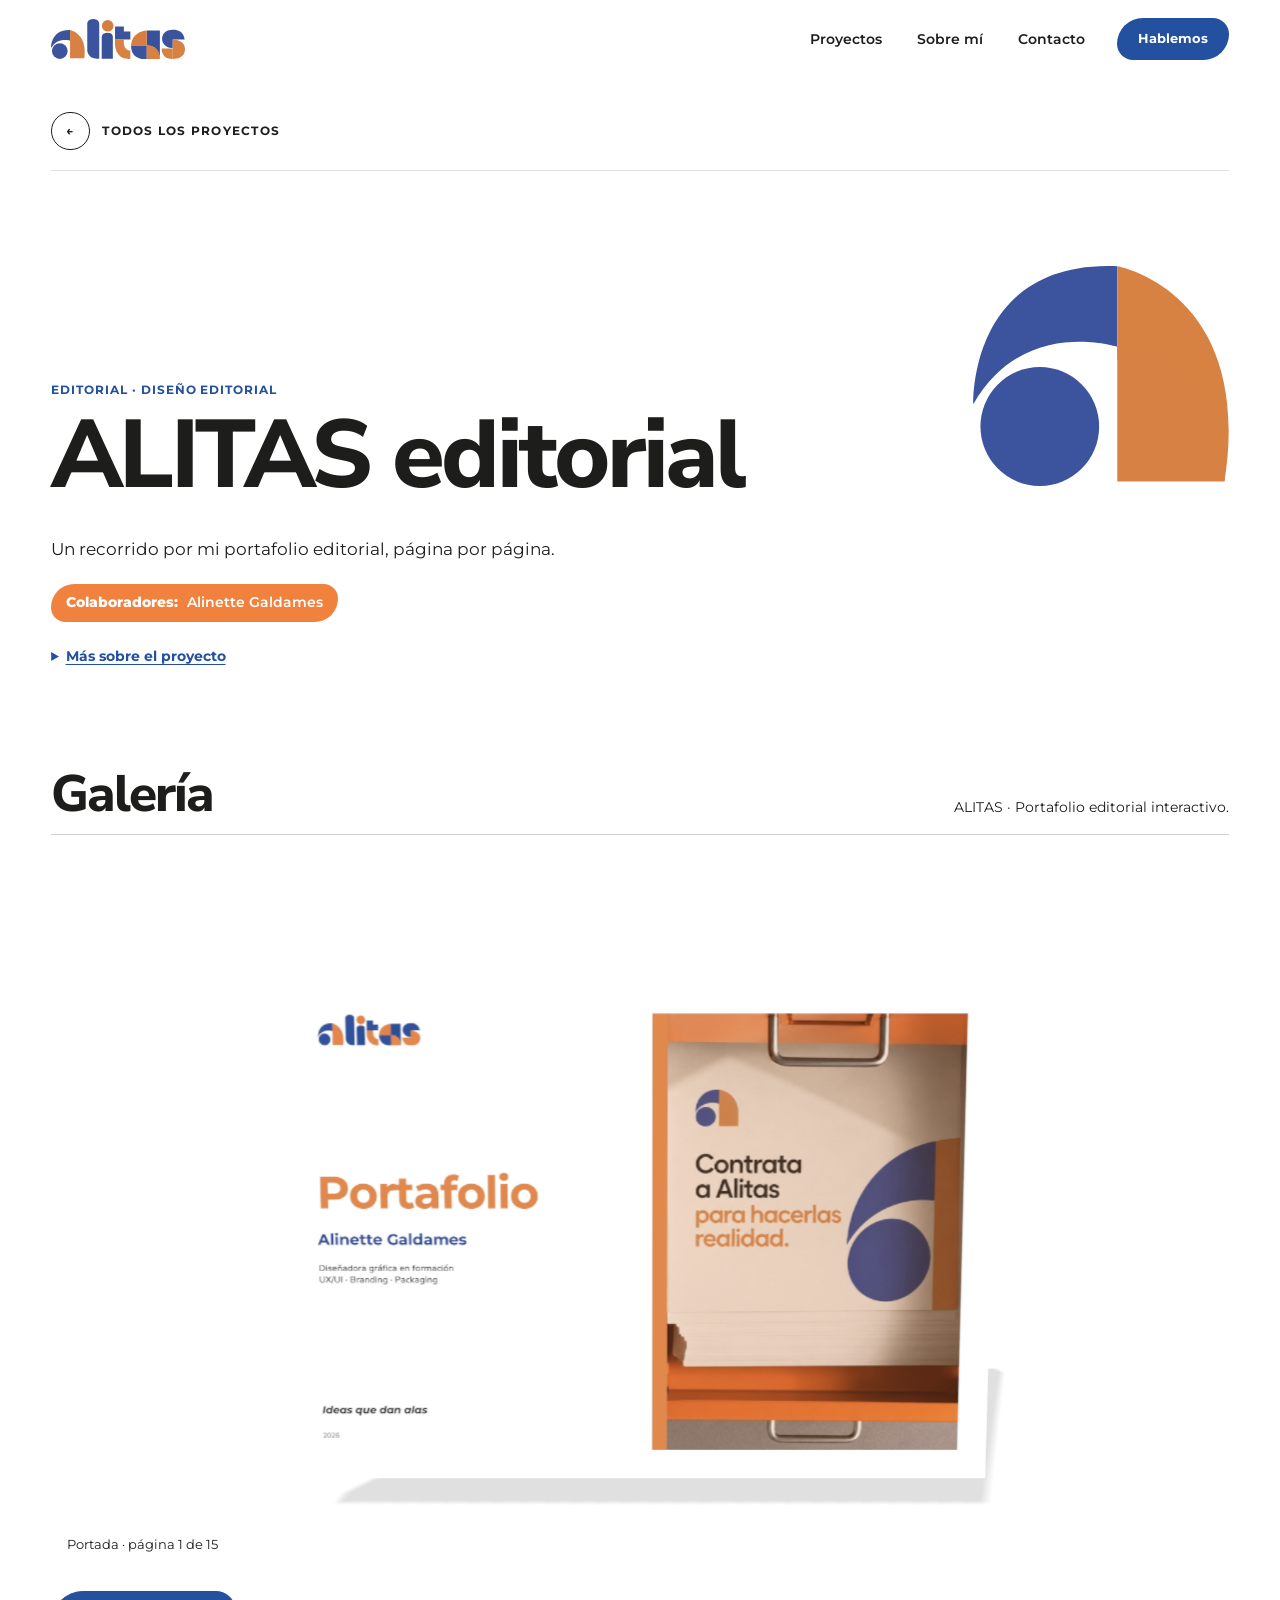
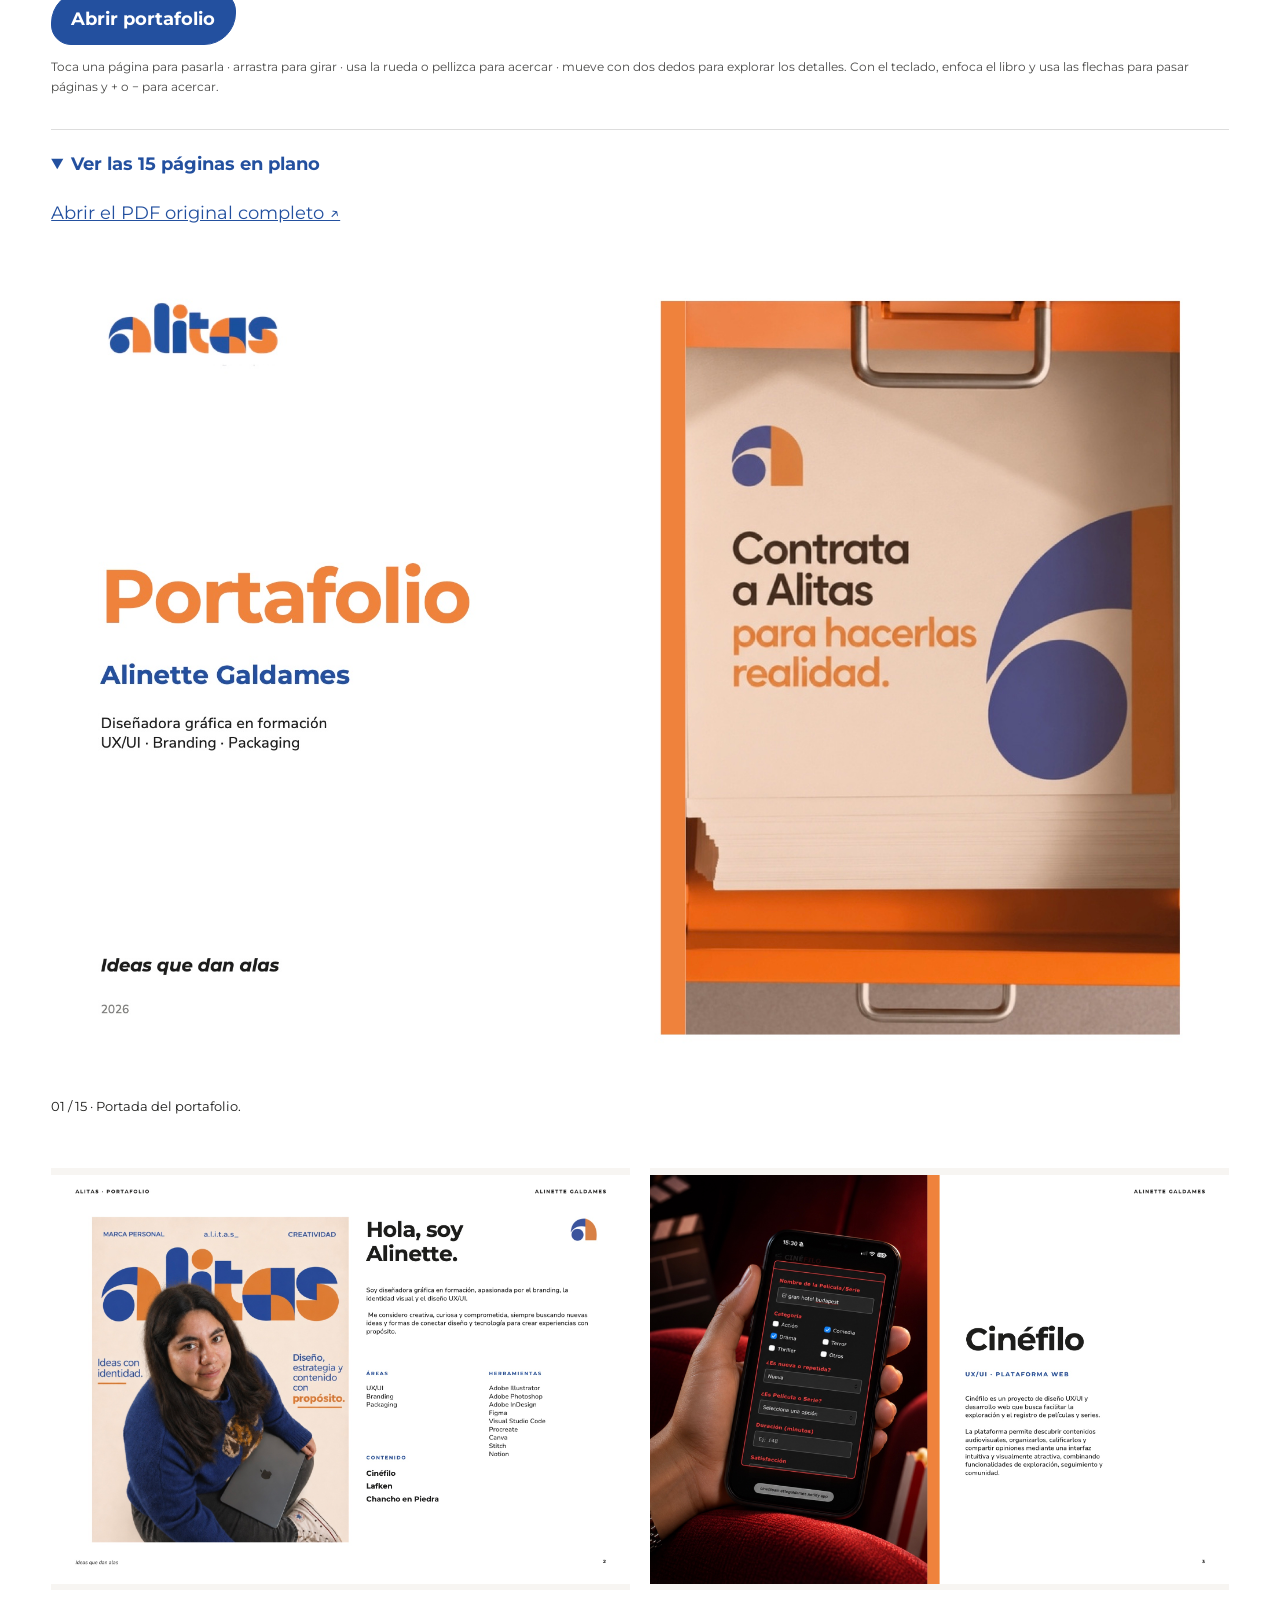
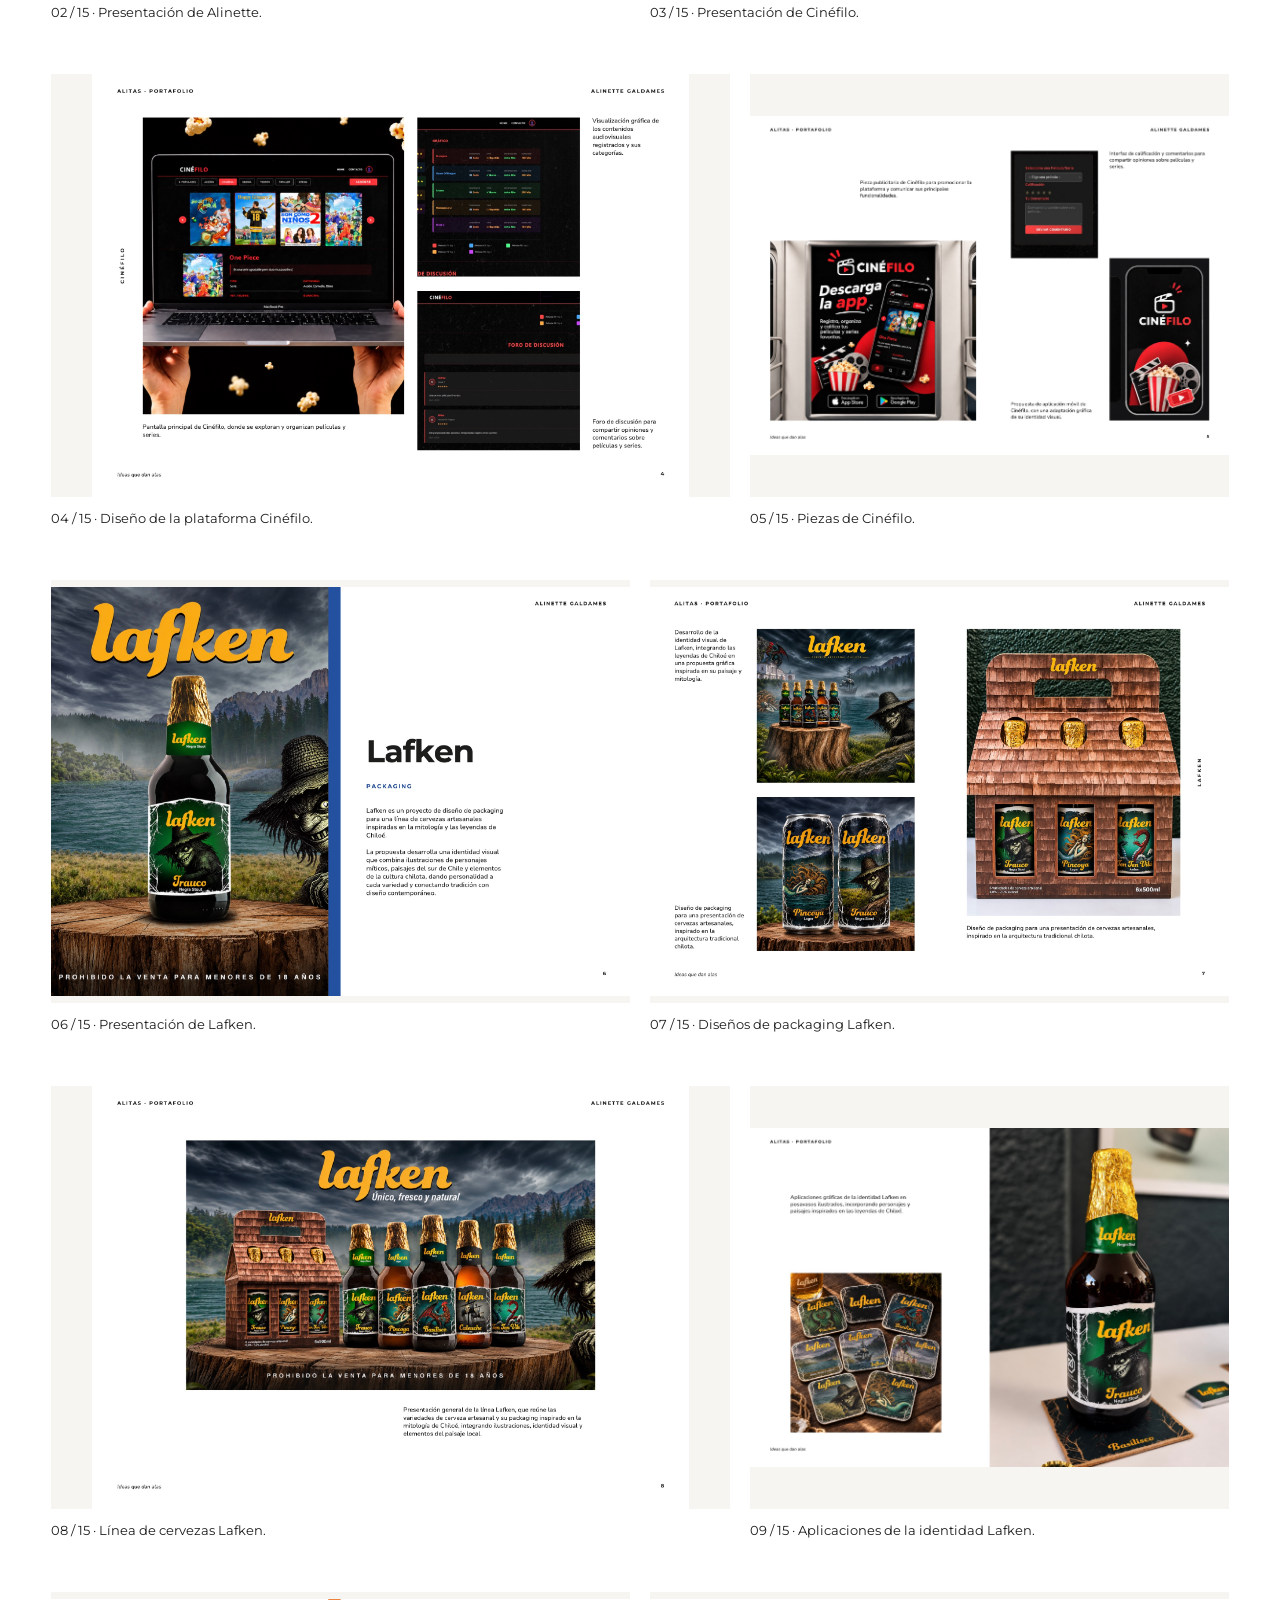
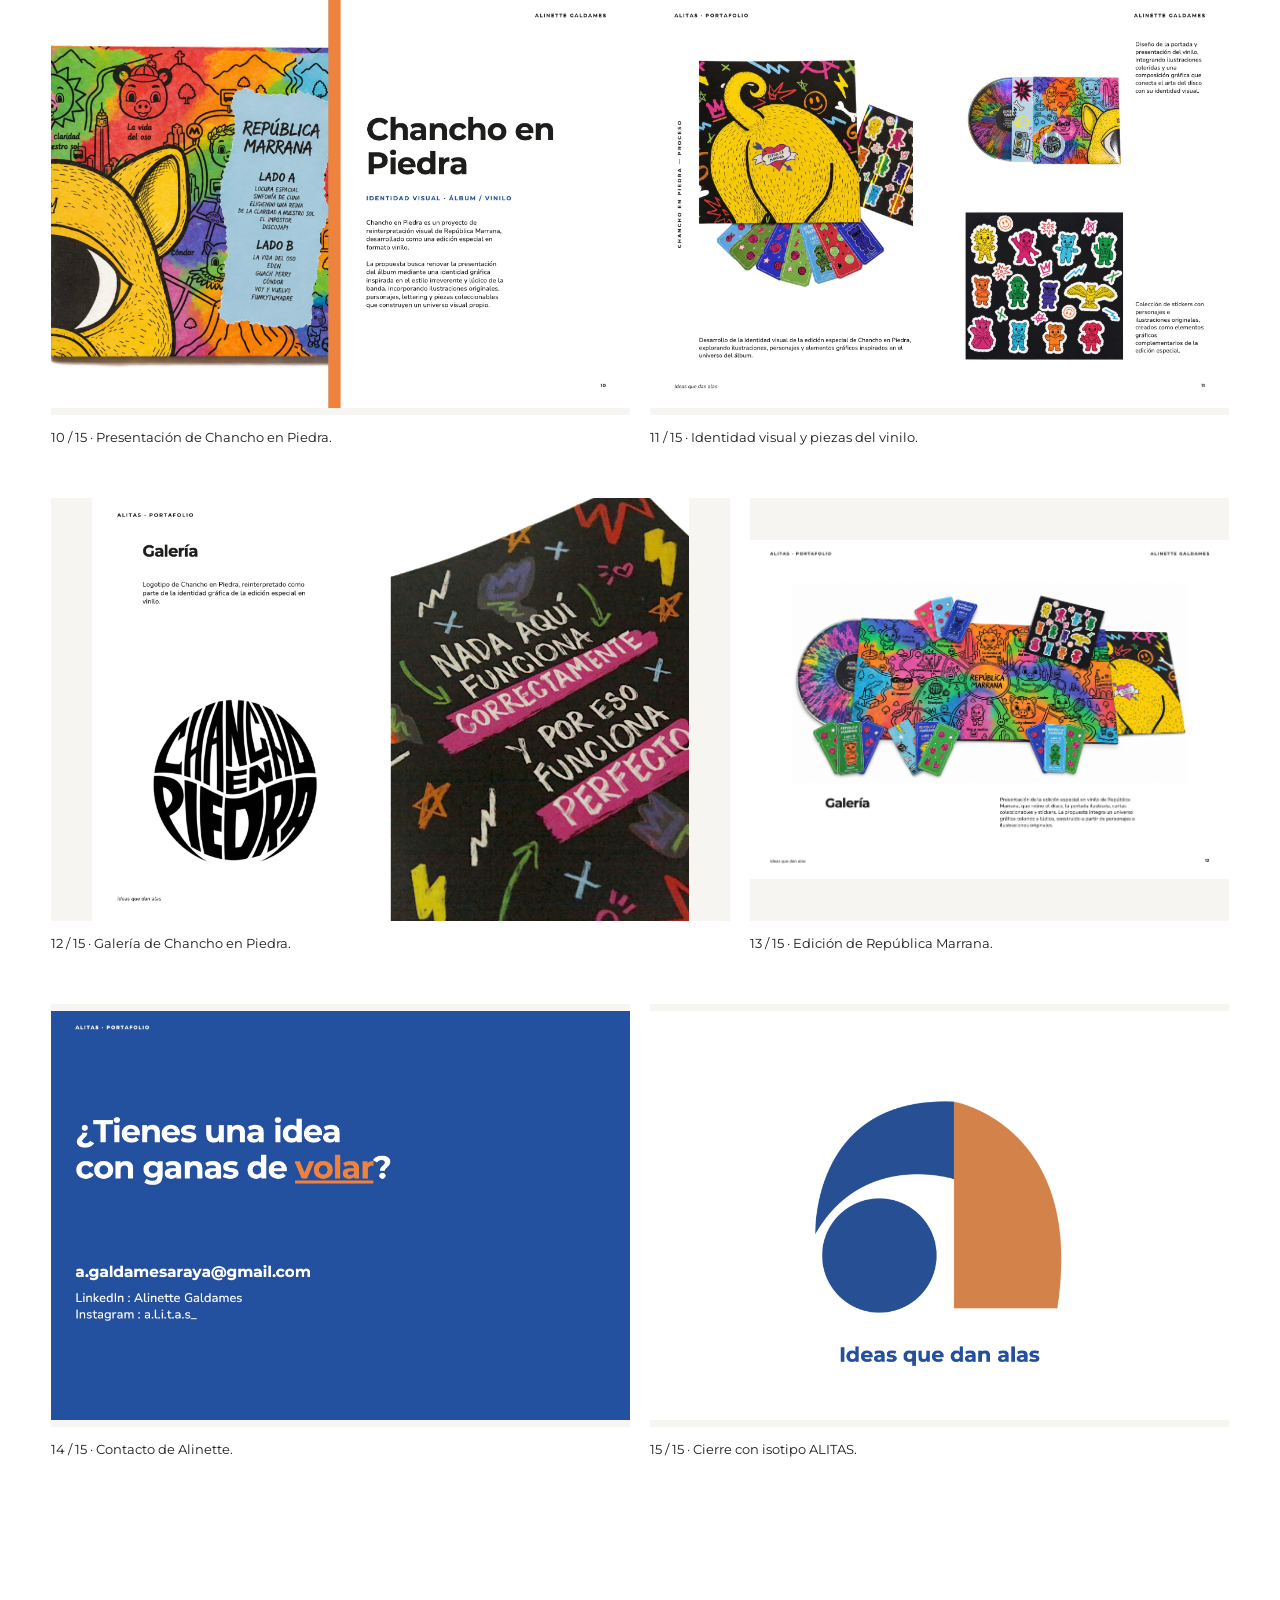
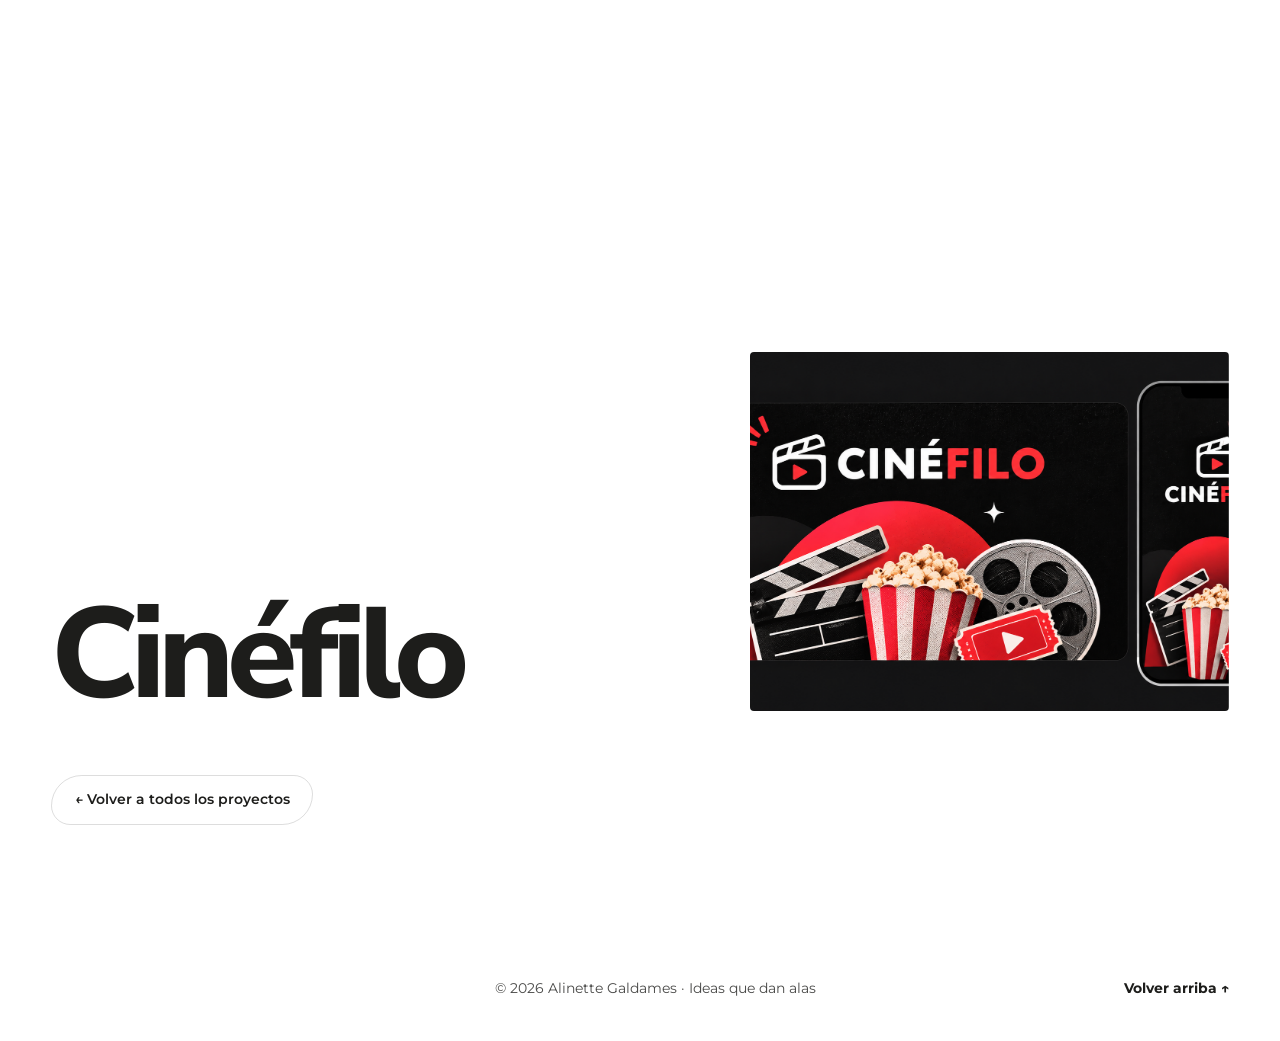
<file: alitas-editorial.html>
<!DOCTYPE html>
<html lang="es">
<head>
  <meta charset="UTF-8">
  <meta name="viewport" content="width=device-width, initial-scale=1.0">
  <title>ALITAS editorial — Alinette Galdames</title>
  <meta name="description" content="Explora el portafolio editorial de ALITAS en una experiencia interactiva 3D.">

  <link rel="preconnect" href="https://fonts.googleapis.com">
  <link rel="preconnect" href="https://fonts.gstatic.com" crossorigin>
  <link href="https://fonts.googleapis.com/css2?family=Montserrat:wght@400;500;600;700;800;900&family=Nunito+Sans:ital,wght@0,300;0,400;0,600;0,700;0,800;0,900;1,400&display=swap" rel="stylesheet">

  <link rel="stylesheet" href="css/styles.css?v=20261122c">
  <link rel="stylesheet" href="css/editorial-3d.css">
  <link rel="stylesheet" href="css/project-editorial.css">
  <script type="importmap">{"imports":{"three":"./js/vendor/three.module.js"}}</script>
  <script>document.documentElement.classList.add('js');</script>
</head>

<body class="case case--editorial case-editorial project-template is-entering">
  <a class="skip-link" href="#contenido">Saltar al contenido</a>

  <header class="nav" id="nav">
    <div class="nav__inner">
      <a href="index.html" class="nav__logo" aria-label="ALITAS, ir a la portada">
        <img src="img/logo-alitas.svg" alt="" class="nav__logo-img">
      </a>
      <nav class="nav__links" aria-label="Principal">
        <a href="index.html#proyectos" class="nav__link"><span data-hover="Proyectos">Proyectos</span></a>
        <a href="index.html#sobre-mi" class="nav__link"><span data-hover="Sobre mí">Sobre mí</span></a>
        <a href="index.html#contacto" class="nav__link"><span data-hover="Contacto">Contacto</span></a>
      </nav>
      <a href="index.html#contacto" class="nav__cta">Hablemos</a>
      <button class="nav__toggle" aria-label="Abrir menú" aria-expanded="false" aria-controls="mobile-menu">
        <span></span><span></span>
      </button>
    </div>
  </header>

  <div class="mobile-menu" id="mobile-menu" aria-hidden="true">
    <nav class="mobile-menu__links" aria-label="Menú móvil">
      <a href="index.html#proyectos">Proyectos</a>
      <a href="index.html#sobre-mi">Sobre mí</a>
      <a href="index.html#contacto">Contacto</a>
    </nav>
    <p class="mobile-menu__foot">Ideas que dan alas</p>
  </div>

  <main id="contenido">
    <section class="project-header" data-bg="white">
      <div class="case-hero__top reveal-fade">
        <a href="index.html#proyectos" class="case-back"><span class="case-back__arrow">←</span> Todos los proyectos</a>
      </div>
      <div class="project-header__heading">
        <div><p class="project-header__meta">Editorial · Diseño editorial</p><h1>ALITAS editorial</h1></div>
        <div class="project-header__mark"><img class="chancho-logo-spin" src="img/isotipo-alitas.svg" alt="Isotipo de ALITAS"></div>
      </div>
      <p class="project-header__description">Un recorrido por mi portafolio editorial, página por página.</p>
      <p class="project-header__team"><strong>Colaboradores:</strong> Alinette Galdames</p>
      <details class="project-details"><summary>Más sobre el proyecto</summary><div class="project-details__content"><h2>Ideas que dan alas.</h2><p>Explora mi portafolio editorial, página por página, en una experiencia interactiva 3D.</p></div></details>
    </section>

    <section class="project-gallery editorial-object" id="editorial-3d" data-bg="white" aria-labelledby="editorial-object-title">
      <header class="project-gallery__head"><h2 id="editorial-object-title">Galería</h2><p>ALITAS · Portafolio editorial interactivo.</p></header>
      <div class="editorial-object__stage" data-editorial-stage tabindex="0" role="group" aria-label="Portafolio editorial interactivo en tres dimensiones" aria-describedby="editorial-object-help">
        <div class="editorial-object__canvas" data-editorial-canvas></div>
        <p class="editorial-object__status" data-editorial-status role="status">Cargando la experiencia 3D…</p>
      </div>
      <div class="editorial-object__controls" aria-label="Controles del portafolio">
        <button type="button" class="editorial-object__primary" data-editorial-toggle aria-expanded="false" disabled>Abrir portafolio</button>
        <p id="editorial-object-help">Toca una página para pasarla · arrastra para girar · usa la rueda o pellizca para acercar · mueve con dos dedos para explorar los detalles. Con el teclado, enfoca el libro y usa las flechas para pasar páginas y + o − para acercar.</p>
      </div>
      <details class="editorial-object__flat" open>
        <summary>Ver las 15 páginas en plano</summary>
        <p><a href="Portafolio%20editorial.pdf" target="_blank" rel="noopener">Abrir el PDF original completo ↗</a></p>
        <div class="gallery">
          <figure class="g-12"><div class="project-image"><img src="assets/editorial/pages/pagina-01.jpg" alt="Página 1: portada del portafolio" loading="lazy"></div><figcaption class="caption">01 / 15 · Portada del portafolio.</figcaption></figure>
          <figure class="g-6"><div class="project-image"><img src="assets/editorial/pages/pagina-02.jpg" alt="Página 2: presentación de Alinette" loading="lazy"></div><figcaption class="caption">02 / 15 · Presentación de Alinette.</figcaption></figure>
          <figure class="g-6"><div class="project-image"><img src="assets/editorial/pages/pagina-03.jpg" alt="Página 3: presentación de Cinéfilo" loading="lazy"></div><figcaption class="caption">03 / 15 · Presentación de Cinéfilo.</figcaption></figure>
          <figure class="g-7"><div class="project-image"><img src="assets/editorial/pages/pagina-04.jpg" alt="Página 4: diseño de la plataforma Cinéfilo" loading="lazy"></div><figcaption class="caption">04 / 15 · Diseño de la plataforma Cinéfilo.</figcaption></figure>
          <figure class="g-5"><div class="project-image"><img src="assets/editorial/pages/pagina-05.jpg" alt="Página 5: piezas de Cinéfilo" loading="lazy"></div><figcaption class="caption">05 / 15 · Piezas de Cinéfilo.</figcaption></figure>
          <figure class="g-6"><div class="project-image"><img src="assets/editorial/pages/pagina-06.jpg" alt="Página 6: presentación de Lafken" loading="lazy"></div><figcaption class="caption">06 / 15 · Presentación de Lafken.</figcaption></figure>
          <figure class="g-6"><div class="project-image"><img src="assets/editorial/pages/pagina-07.jpg" alt="Página 7: diseños de packaging Lafken" loading="lazy"></div><figcaption class="caption">07 / 15 · Diseños de packaging Lafken.</figcaption></figure>
          <figure class="g-7"><div class="project-image"><img src="assets/editorial/pages/pagina-08.jpg" alt="Página 8: línea de cervezas Lafken" loading="lazy"></div><figcaption class="caption">08 / 15 · Línea de cervezas Lafken.</figcaption></figure>
          <figure class="g-5"><div class="project-image"><img src="assets/editorial/pages/pagina-09.jpg" alt="Página 9: aplicaciones de la identidad Lafken" loading="lazy"></div><figcaption class="caption">09 / 15 · Aplicaciones de la identidad Lafken.</figcaption></figure>
          <figure class="g-6"><div class="project-image"><img src="assets/editorial/pages/pagina-10.jpg" alt="Página 10: presentación de Chancho en Piedra" loading="lazy"></div><figcaption class="caption">10 / 15 · Presentación de Chancho en Piedra.</figcaption></figure>
          <figure class="g-6"><div class="project-image"><img src="assets/editorial/pages/pagina-11.jpg" alt="Página 11: identidad visual y piezas del vinilo" loading="lazy"></div><figcaption class="caption">11 / 15 · Identidad visual y piezas del vinilo.</figcaption></figure>
          <figure class="g-7"><div class="project-image"><img src="assets/editorial/pages/pagina-12.jpg" alt="Página 12: galería de Chancho en Piedra" loading="lazy"></div><figcaption class="caption">12 / 15 · Galería de Chancho en Piedra.</figcaption></figure>
          <figure class="g-5"><div class="project-image"><img src="assets/editorial/pages/pagina-13.jpg" alt="Página 13: edición de República Marrana" loading="lazy"></div><figcaption class="caption">13 / 15 · Edición de República Marrana.</figcaption></figure>
          <figure class="g-6"><div class="project-image"><img src="assets/editorial/pages/pagina-14.jpg" alt="Página 14: contacto de Alinette" loading="lazy"></div><figcaption class="caption">14 / 15 · Contacto de Alinette.</figcaption></figure>
          <figure class="g-6"><div class="project-image"><img src="assets/editorial/pages/pagina-15.jpg" alt="Página 15: cierre con isotipo ALITAS" loading="lazy"></div><figcaption class="caption">15 / 15 · Cierre con isotipo ALITAS.</figcaption></figure>
        </div>
      </details>
      <noscript><p>La vista 3D necesita JavaScript. Puedes explorar el contenido en plano.</p></noscript>
    </section>

    <section class="case-next" data-bg="blue">
      <a href="cinefilo.html" class="case-next__link">
        <span class="case-next__title">Cinéfilo</span>
        <span class="case-next__media reveal-img"><img src="img/cinefilo/16-9%20cinefilo.png" alt=""></span>
      </a>
      <a href="index.html#proyectos" class="case-next__home">← Volver a todos los proyectos</a>
      <footer class="footer">
        <img src="img/logo-alitas.svg" alt="ALITAS" class="footer__logo-img">
        <p>© <span class="js-year">2026</span> Alinette Galdames · Ideas que dan alas</p>
        <a href="#contenido" class="footer__top">Volver arriba ↑</a>
      </footer>
    </section>
  </main>

  <script src="js/main.js?v=20261122c"></script>
  <script type="module" src="js/editorial-3d.js" onerror="document.querySelector('[data-editorial-status]').textContent = 'No se pudo cargar la vista 3D. Puedes revisar las páginas en plano.'; document.querySelector('.editorial-object__flat').open = true;"></script>
</body>
</html>
</file>
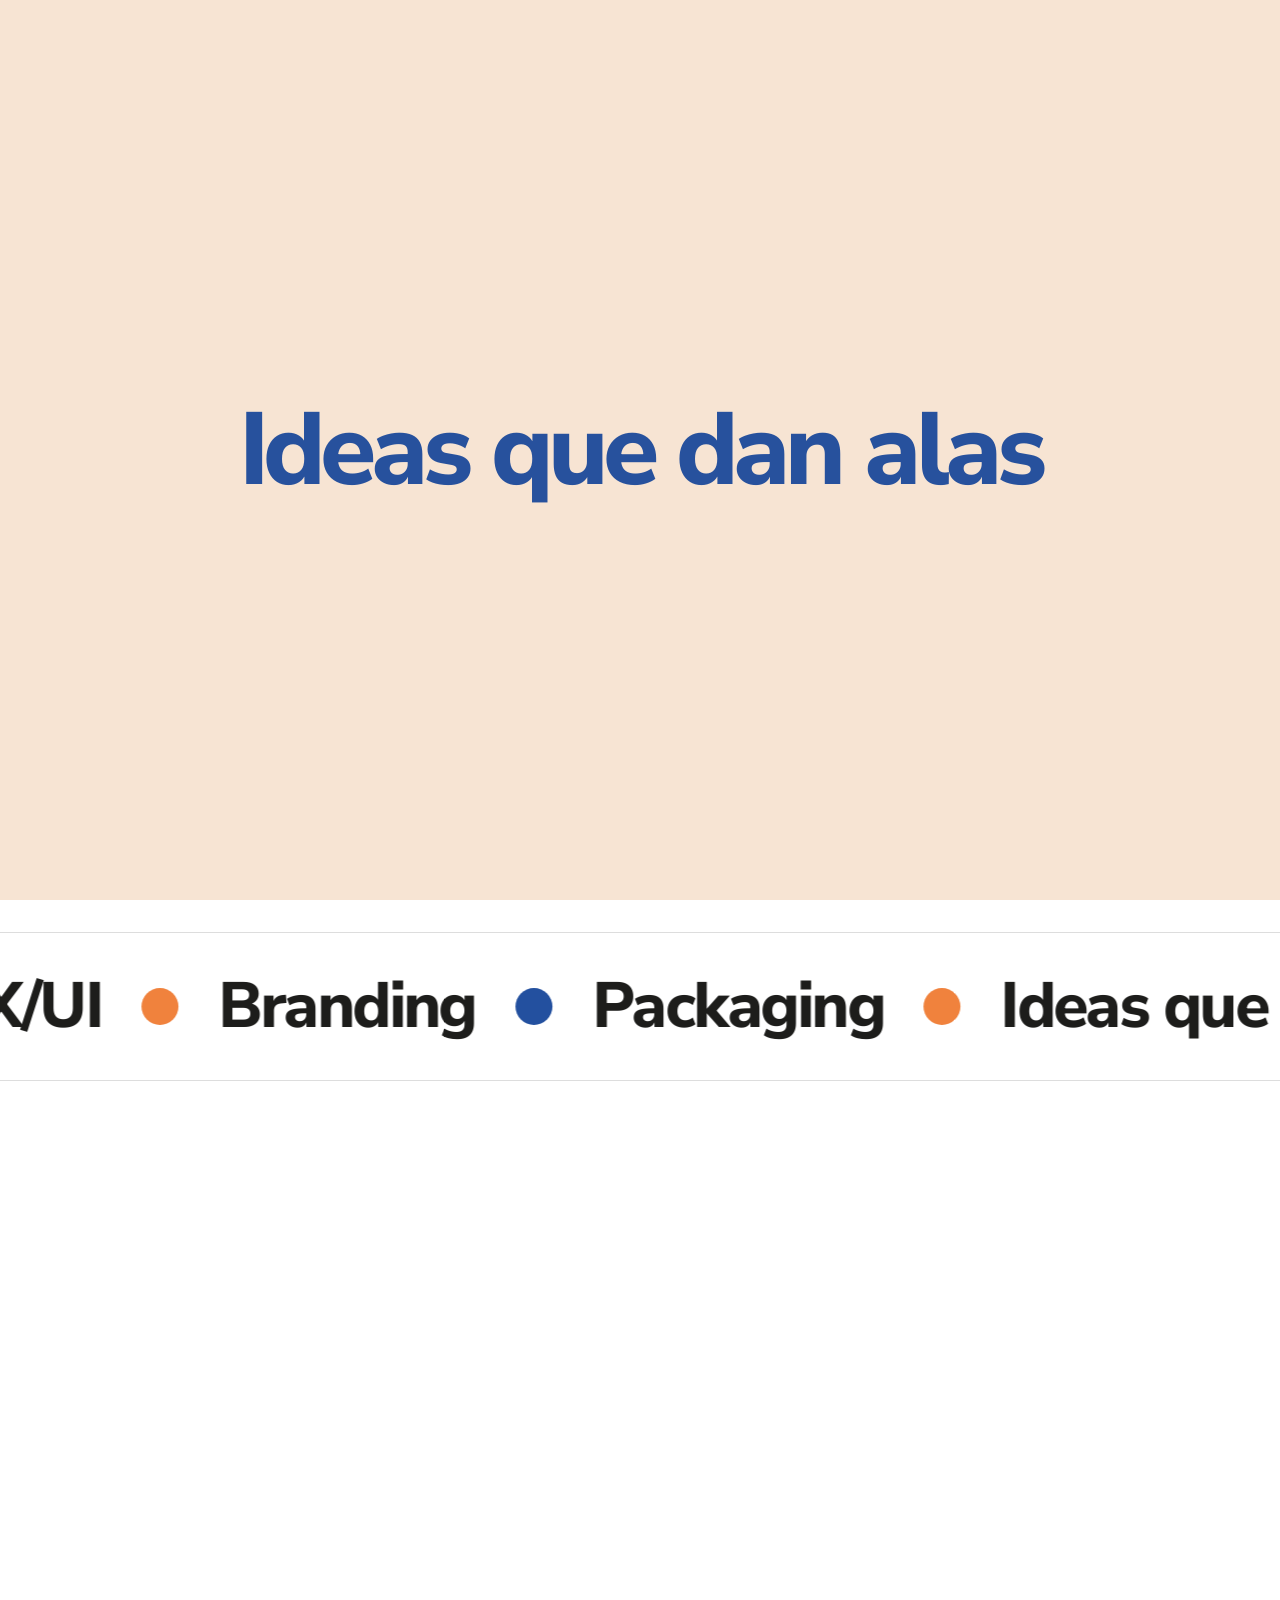
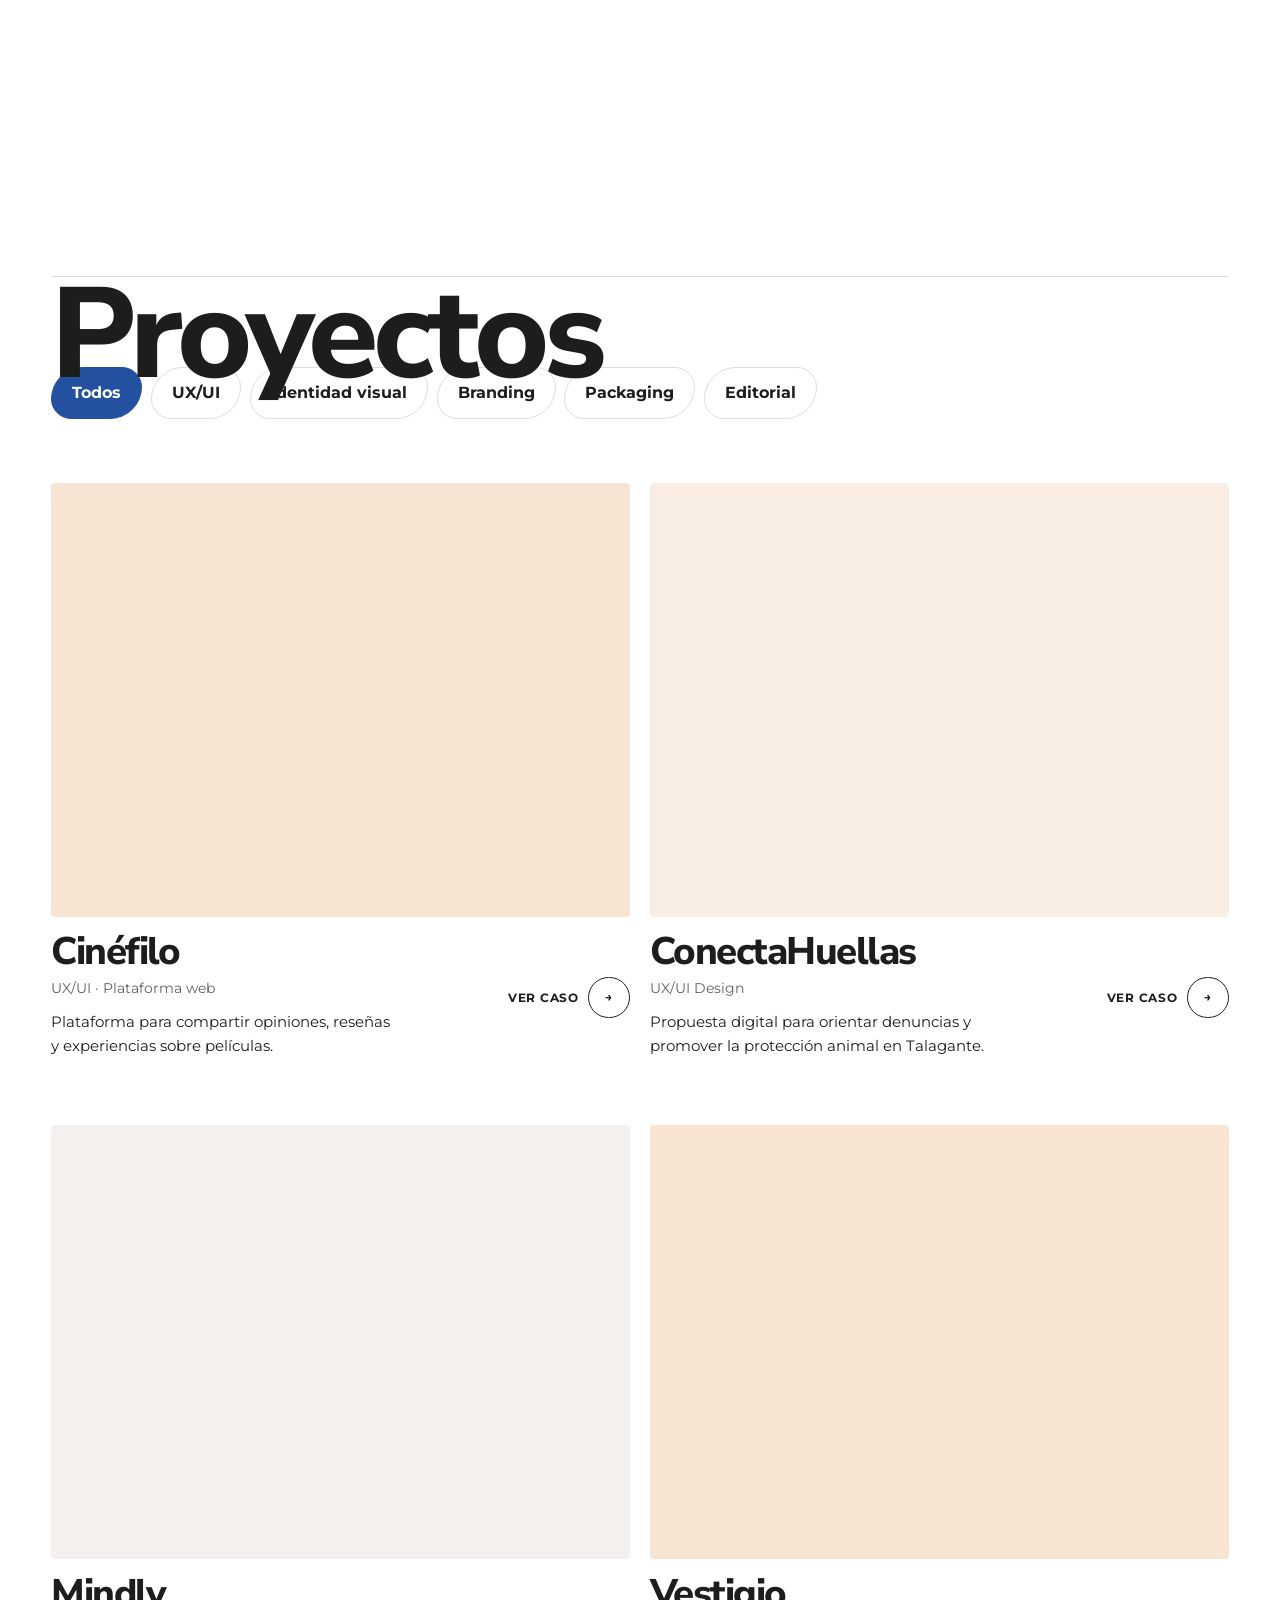
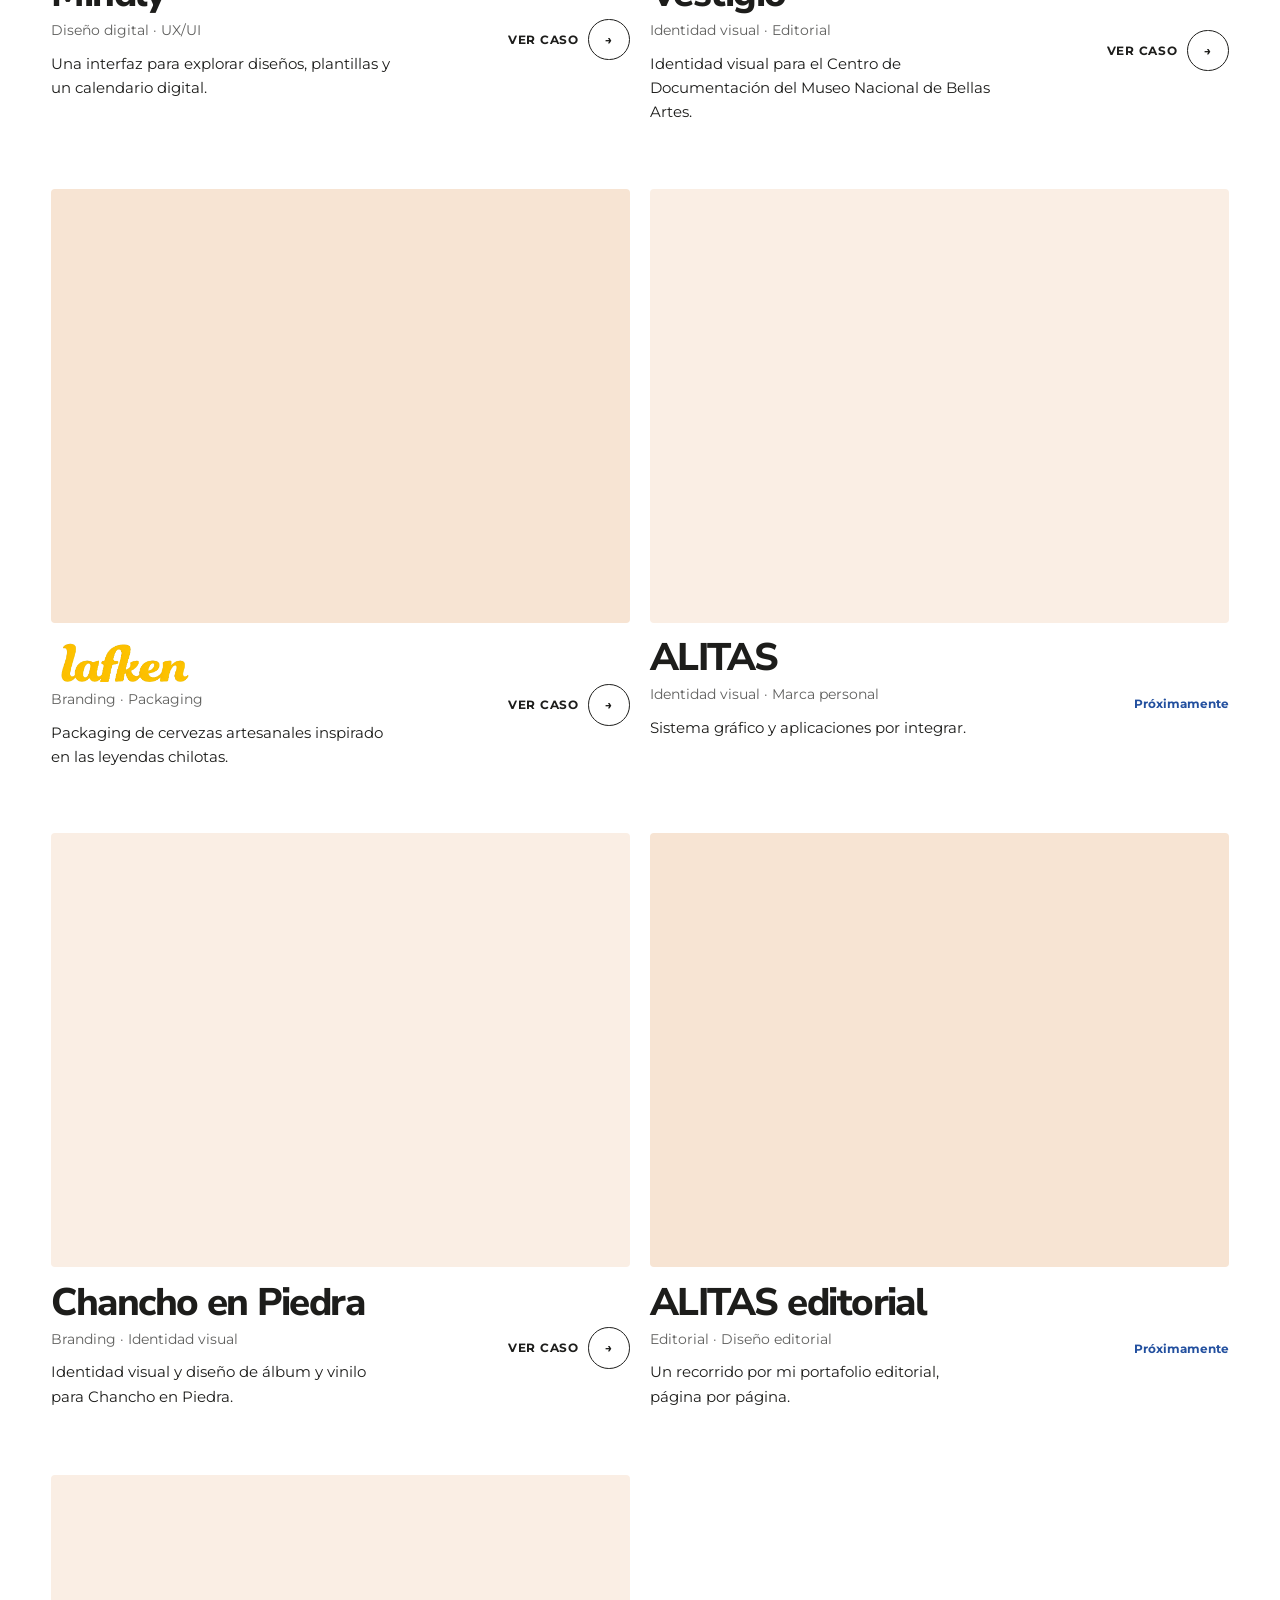
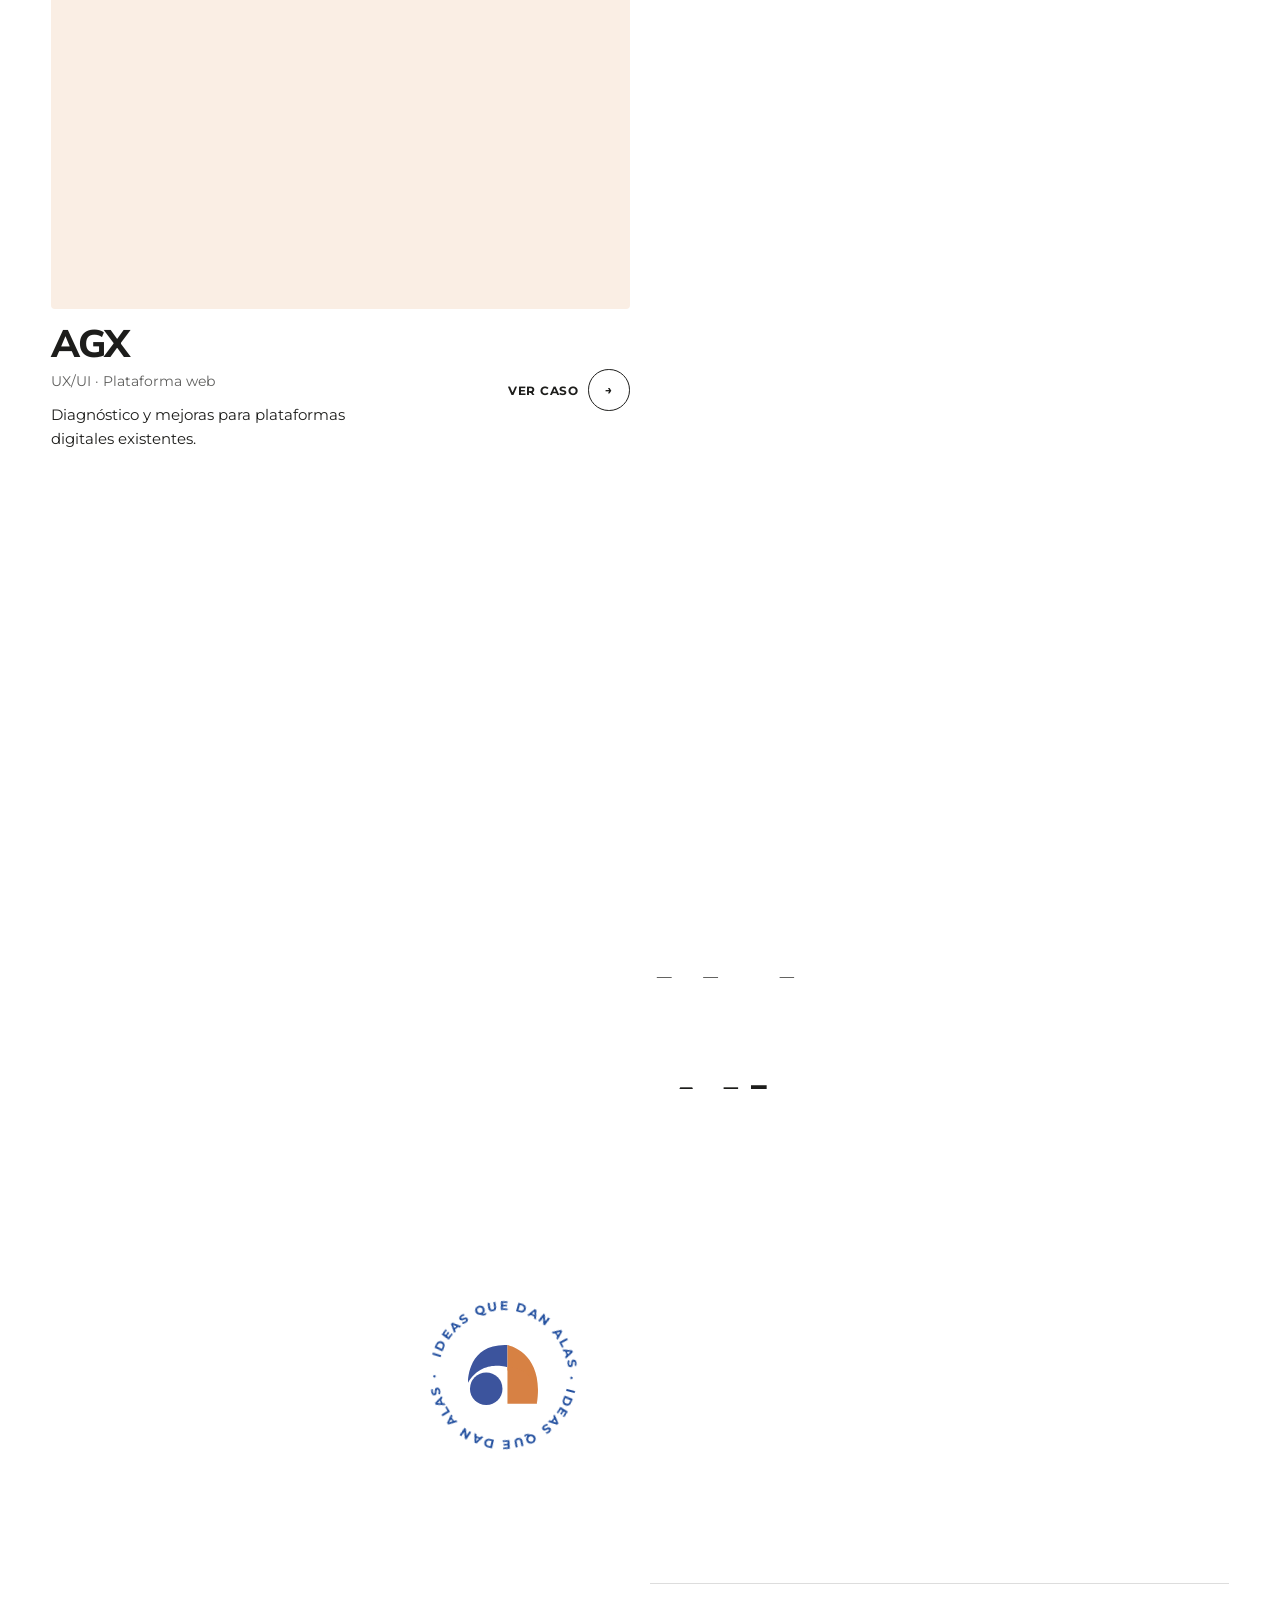
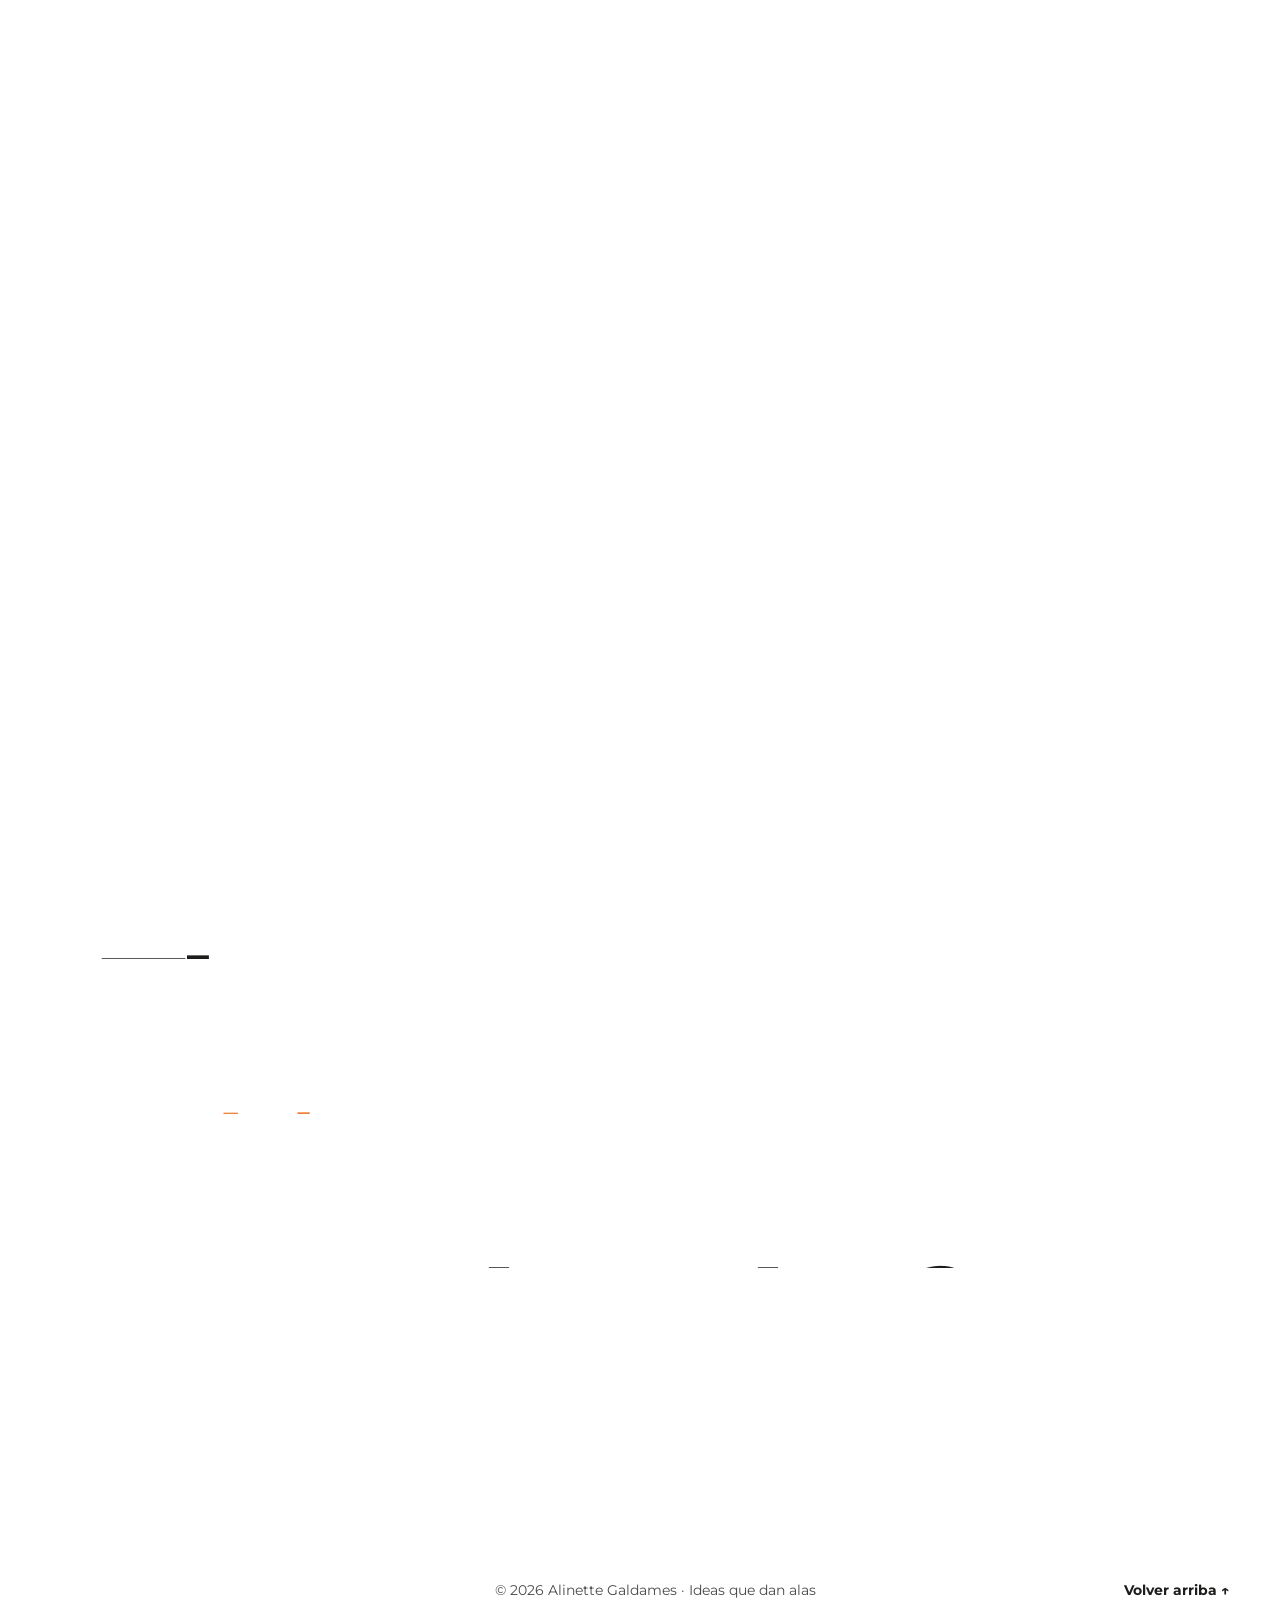
<file: alitas-identidad.html>
<!DOCTYPE html>
<html lang="es">
<head>
  <meta charset="UTF-8">
  <meta name="viewport" content="width=device-width, initial-scale=1.0">
  <meta http-equiv="refresh" content="0; url=index.html#proyectos">
  <meta name="robots" content="noindex">
  <title>ALITAS — Identidad visual · Alinette Galdames</title>
  <meta name="description" content="Maqueta de presentación de la identidad visual de ALITAS.">
  <link rel="preconnect" href="https://fonts.googleapis.com">
  <link rel="preconnect" href="https://fonts.gstatic.com" crossorigin>
  <link href="https://fonts.googleapis.com/css2?family=Montserrat:wght@400;500;600;700;800;900&family=Nunito+Sans:ital,wght@0,300;0,400;0,600;0,700;0,800;0,900;1,400&display=swap" rel="stylesheet">
  <link rel="stylesheet" href="css/styles.css?v=20261122c">
  <link rel="stylesheet" href="css/project-editorial.css">
  <script>document.documentElement.classList.add('js');</script>
</head>
<body class="case case--portfolio-mockup case-editorial project-template is-entering">
  <a class="skip-link" href="#contenido">Saltar al contenido</a>
  <header class="nav" id="nav">
    <div class="nav__inner">
      <a href="index.html" class="nav__logo" aria-label="ALITAS, ir a la portada"><img src="img/logo-alitas.svg" alt="" class="nav__logo-img"></a>
      <nav class="nav__links" aria-label="Principal">
        <a href="index.html#proyectos" class="nav__link"><span data-hover="Proyectos">Proyectos</span></a>
        <a href="index.html#sobre-mi" class="nav__link"><span data-hover="Sobre mí">Sobre mí</span></a>
        <a href="index.html#contacto" class="nav__link"><span data-hover="Contacto">Contacto</span></a>
      </nav>
      <a href="index.html#contacto" class="nav__cta">Hablemos</a>
      <button class="nav__toggle" aria-label="Abrir menú" aria-expanded="false" aria-controls="mobile-menu"><span></span><span></span></button>
    </div>
  </header>
  <div class="mobile-menu" id="mobile-menu" aria-hidden="true">
    <nav class="mobile-menu__links" aria-label="Menú móvil">
      <a href="index.html#proyectos">Proyectos</a>
      <a href="index.html#sobre-mi">Sobre mí</a>
      <a href="index.html#contacto">Contacto</a>
    </nav>
    <p class="mobile-menu__foot">Ideas que dan alas</p>
  </div>
  <main id="contenido">
    <section class="project-header" data-bg="white">
      <div class="case-hero__top reveal-fade"><a href="index.html#proyectos" class="case-back"><span class="case-back__arrow">←</span> Todos los proyectos</a></div>
      <div class="project-header__heading">
        <div><p class="project-header__meta">Identidad visual · Marca personal</p><h1>ALITAS</h1></div>
      </div>
      <p class="project-header__description">Maqueta de presentación de la marca personal ALITAS.</p>
      <p class="project-header__team"><strong>Colaboradores:</strong> Alinette Galdames</p>
      <details class="project-details"><summary>Más sobre el proyecto</summary><div class="project-details__content"><p>Maqueta de presentación de mi marca personal. La descripción se incorporará después.</p><h2>Sistema gráfico</h2><p>Espacios para completar con el material de identidad.</p></div></details>
    </section>
    <section class="project-gallery" data-bg="white" aria-labelledby="alitas-logo-title">
      <header class="project-gallery__head"><h2 id="alitas-logo-title">Galería</h2><p>Marcas disponibles y espacios para completar.</p></header>
      <div class="gallery">
        <figure class="g-7">
          <div class="media media--16x9 media--contain media--logo reveal-img hover-zoom"><img src="img/logo-alitas.svg" alt="Logotipo de ALITAS"></div>
          <figcaption class="caption"><span class="caption__dot" aria-hidden="true"></span>Logotipo ALITAS.</figcaption>
        </figure>
        <figure class="g-5">
          <div class="media media--1x1 media--contain media--logo reveal-img hover-zoom"><img src="img/isotipo-alitas.svg" alt="Isotipo de ALITAS"></div>
          <figcaption class="caption"><span class="caption__dot" aria-hidden="true"></span>Isotipo ALITAS.</figcaption>
        </figure>
        <figure class="g-6">
          <div class="case-placeholder case-placeholder--square">
            <span class="case-placeholder__code">01 · PALETA</span>
            <span class="case-placeholder__title">Paleta cromática</span>
            <span class="case-placeholder__status">Presentación por integrar</span>
          </div>
          <figcaption class="caption"><span class="caption__dot" aria-hidden="true"></span>Espacio reservado para documentar la paleta.</figcaption>
        </figure>
        <figure class="g-6">
          <div class="case-placeholder case-placeholder--square">
            <span class="case-placeholder__code">02 · RECURSOS</span>
            <span class="case-placeholder__title">Sistema gráfico</span>
            <span class="case-placeholder__status">Material por integrar</span>
          </div>
          <figcaption class="caption"><span class="caption__dot" aria-hidden="true"></span>Espacio reservado para recursos gráficos reales.</figcaption>
        </figure>
        <figure class="g-12">
          <div class="case-placeholder case-placeholder--wide">
            <span class="case-placeholder__code">03 · APLICACIONES</span>
            <span class="case-placeholder__title">Aplicaciones de marca</span>
            <span class="case-placeholder__status">Material por integrar</span>
          </div>
          <figcaption class="caption"><span class="caption__dot" aria-hidden="true"></span>Espacio reservado para aplicaciones reales de ALITAS.</figcaption>
        </figure>
      </div>
    </section>
    <section class="case-next case-next--return" data-bg="blue">
      <a href="index.html#proyectos" class="case-next__home">← Volver a todos los proyectos</a>
      <footer class="footer">
        <img src="img/logo-alitas.svg" alt="ALITAS" class="footer__logo-img">
        <p>© <span class="js-year">2026</span> Alinette Galdames · Ideas que dan alas</p>
        <a href="#contenido" class="footer__top">Volver arriba ↑</a>
      </footer>
    </section>
  </main>
  <script src="js/main.js?v=20261122c"></script>
</body>
</html>
</file>
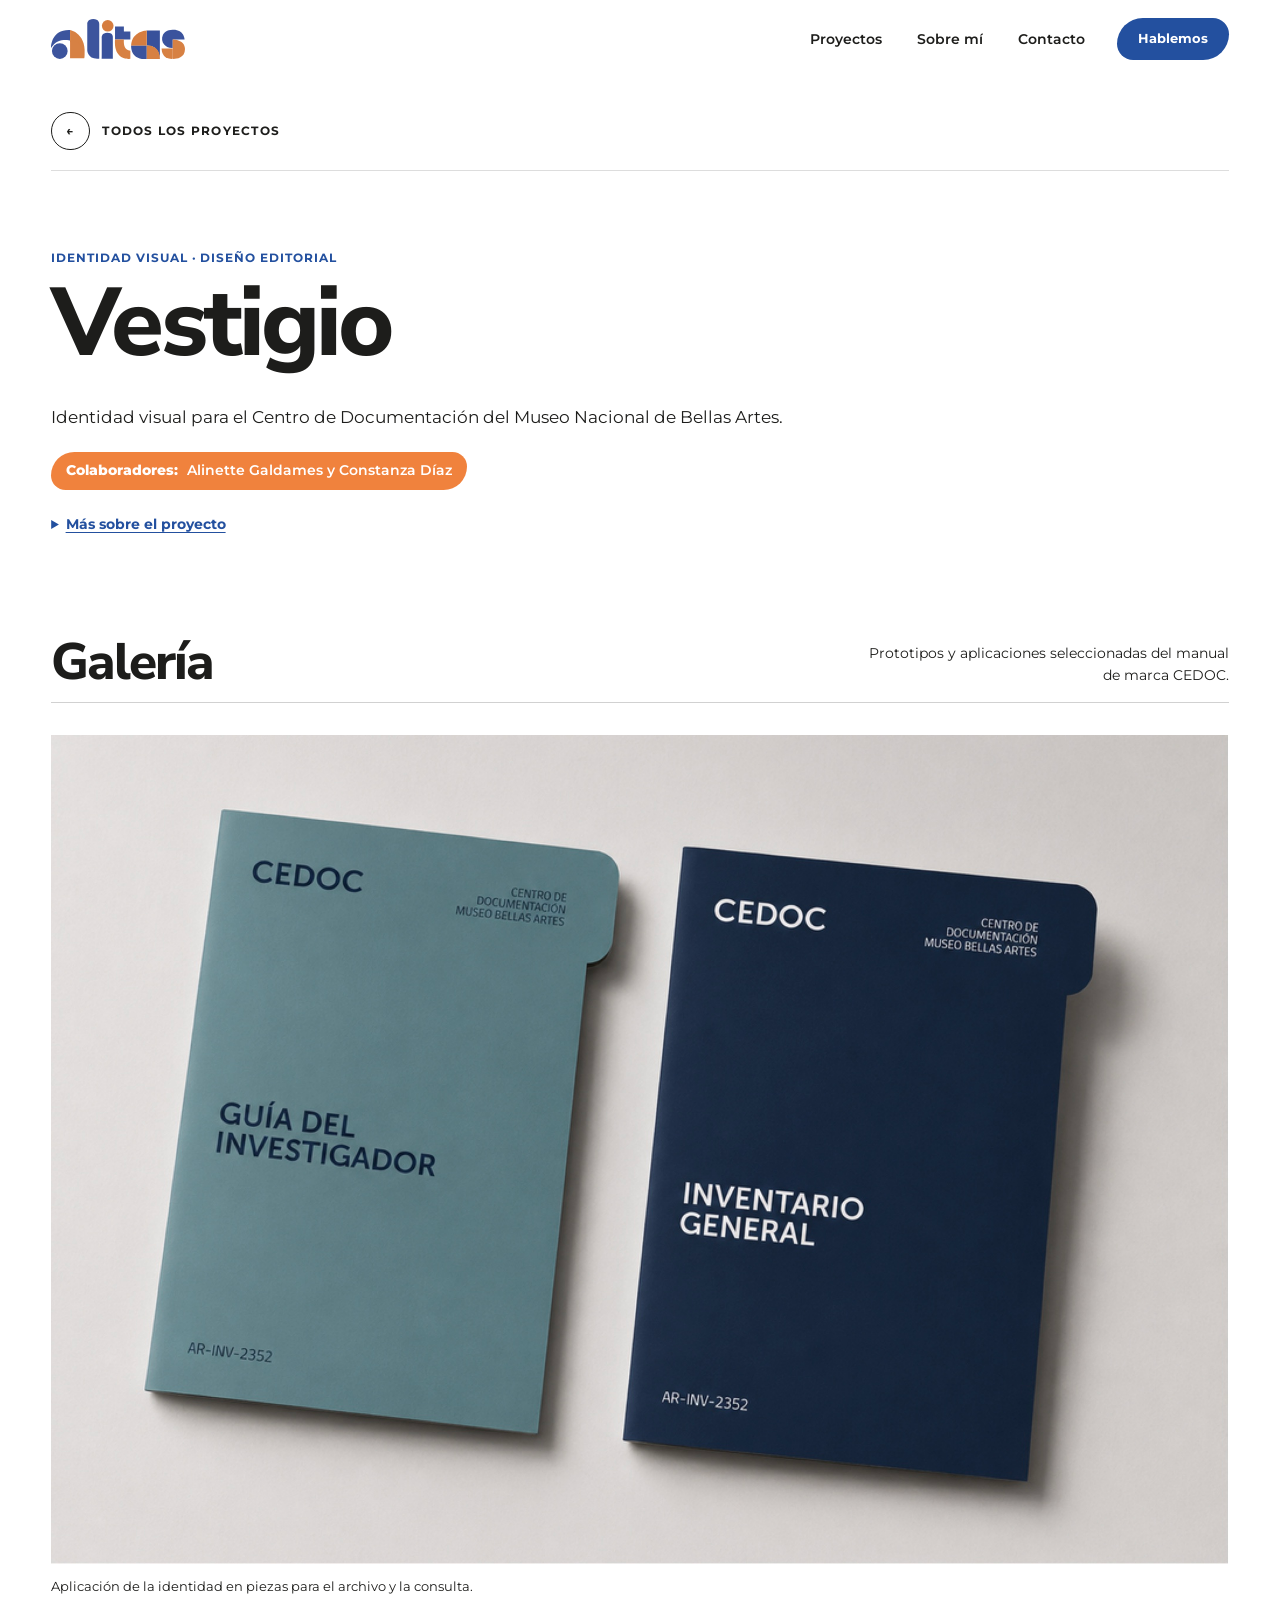
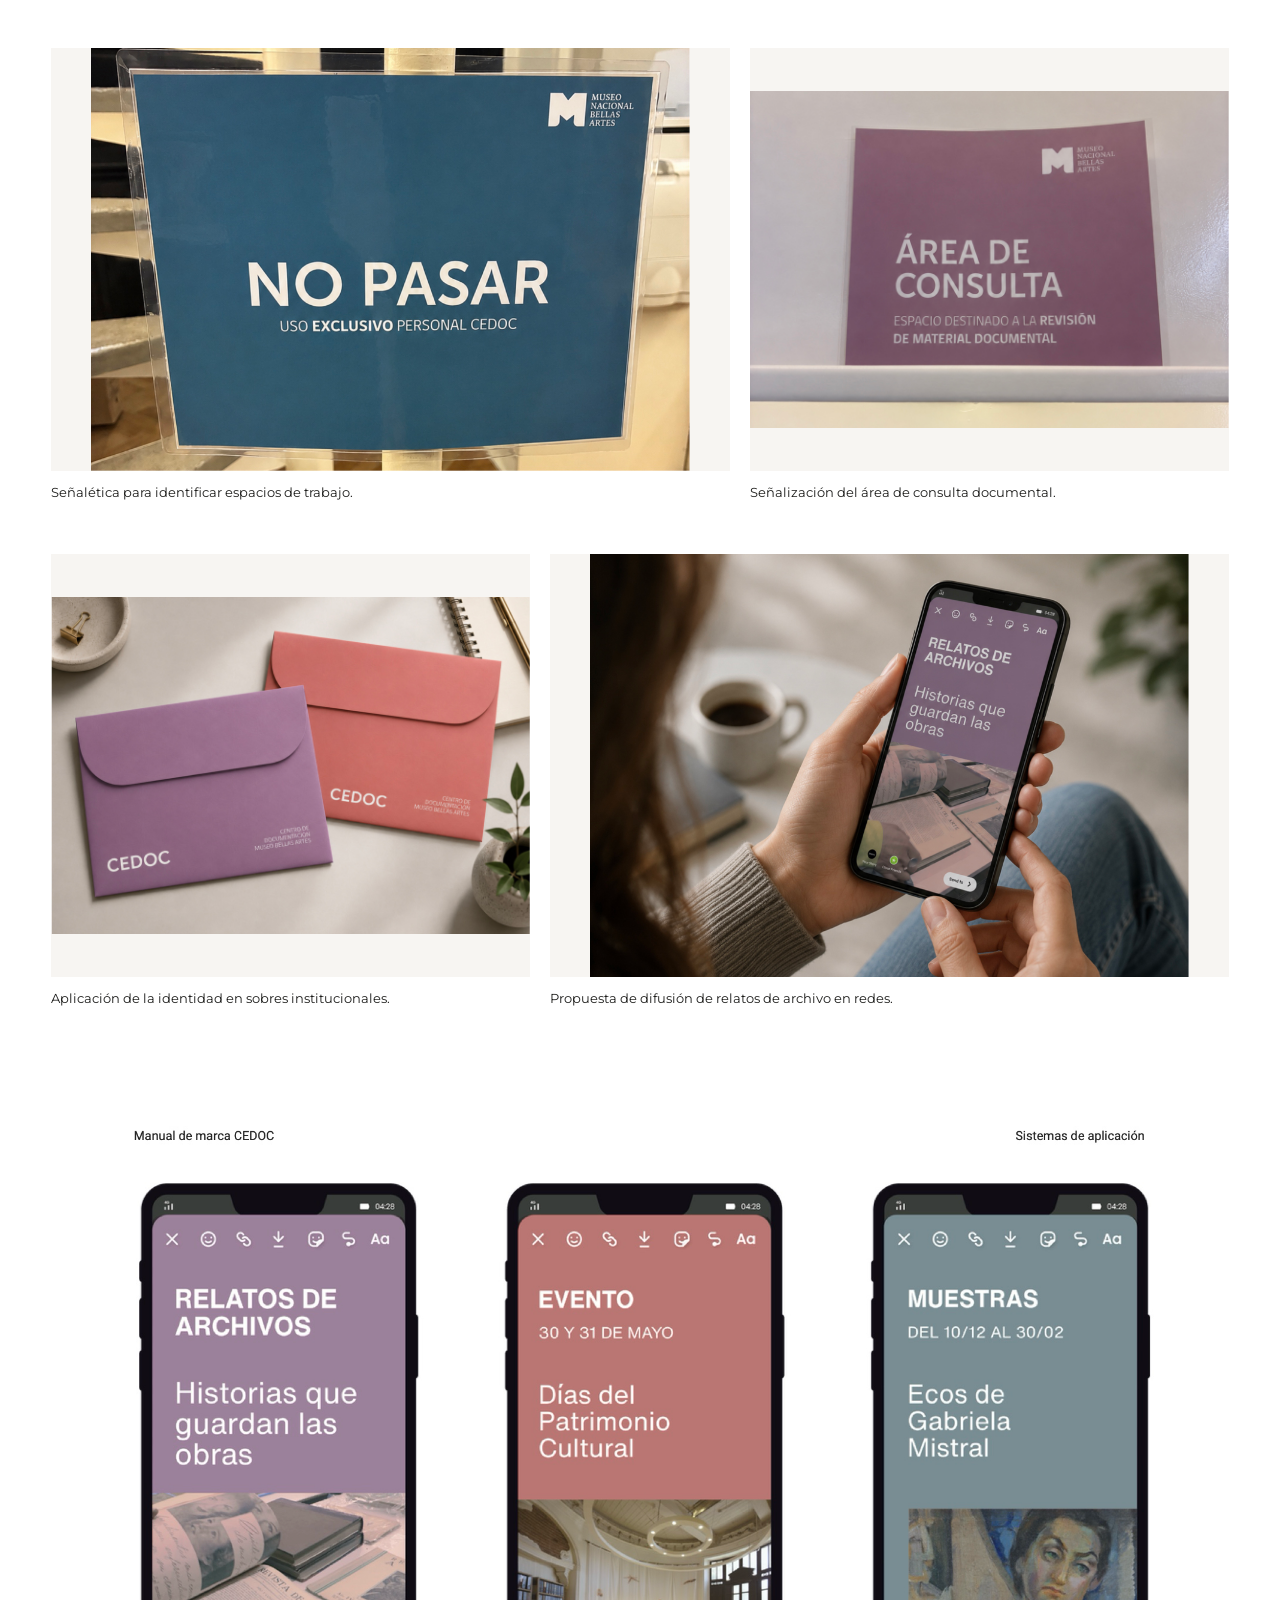
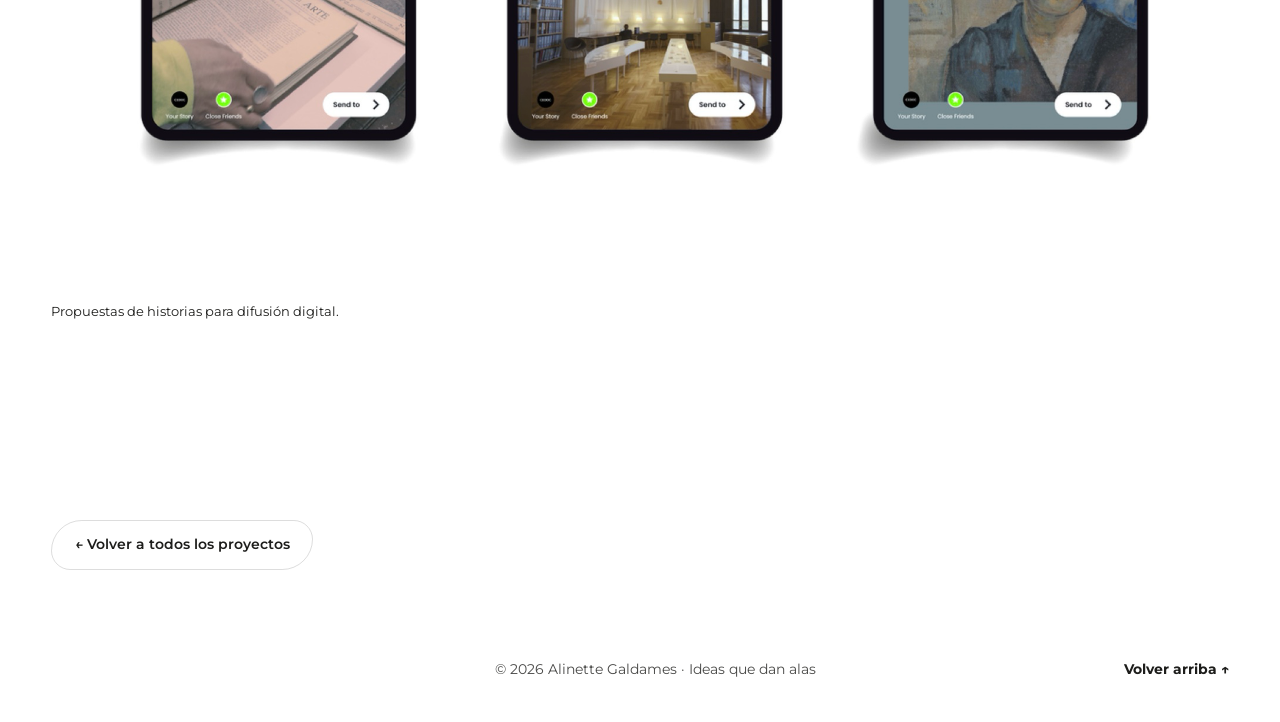
<file: cedoc.html>
<!DOCTYPE html>
<html lang="es">
<head>
  <meta charset="UTF-8">
  <meta name="viewport" content="width=device-width, initial-scale=1.0">
  <title>Vestigio — CEDOC · ALITAS</title>
  <meta name="description" content="Vestigio: propuesta de identidad visual para el Centro de Documentación del Museo Nacional de Bellas Artes.">
  <link rel="preconnect" href="https://fonts.googleapis.com">
  <link rel="preconnect" href="https://fonts.gstatic.com" crossorigin>
  <link href="https://fonts.googleapis.com/css2?family=Montserrat:wght@400;500;600;700;800;900&family=Nunito+Sans:ital,wght@0,300;0,400;0,600;0,700;0,800;0,900;1,400&display=swap" rel="stylesheet">
  <link rel="stylesheet" href="css/styles.css?v=20261122c">
  <link rel="stylesheet" href="css/project-editorial.css">
  <script>document.documentElement.classList.add('js');</script>
</head>
<body class="case case--vestigio case-editorial project-template is-entering">
  <a class="skip-link" href="#contenido">Saltar al contenido</a>
  <header class="nav" id="nav">
    <div class="nav__inner">
      <a href="index.html" class="nav__logo" aria-label="ALITAS, ir a la portada"><img src="img/logo-alitas.svg" alt="" class="nav__logo-img"></a>
      <nav class="nav__links" aria-label="Principal">
        <a href="index.html#proyectos" class="nav__link"><span data-hover="Proyectos">Proyectos</span></a>
        <a href="index.html#sobre-mi" class="nav__link"><span data-hover="Sobre mí">Sobre mí</span></a>
        <a href="index.html#contacto" class="nav__link"><span data-hover="Contacto">Contacto</span></a>
      </nav>
      <a href="index.html#contacto" class="nav__cta">Hablemos</a>
      <button class="nav__toggle" aria-label="Abrir menú" aria-expanded="false" aria-controls="mobile-menu"><span></span><span></span></button>
    </div>
  </header>
  <div class="mobile-menu" id="mobile-menu" aria-hidden="true">
    <nav class="mobile-menu__links" aria-label="Menú móvil">
      <a href="index.html#proyectos">Proyectos</a>
      <a href="index.html#sobre-mi">Sobre mí</a>
      <a href="index.html#contacto">Contacto</a>
    </nav>
    <p class="mobile-menu__foot">Ideas que dan alas</p>
  </div>
  <main id="contenido">
    <section class="project-header" data-bg="white">
      <div class="case-hero__top reveal-fade"><a href="index.html#proyectos" class="case-back"><span class="case-back__arrow">←</span> Todos los proyectos</a></div>
      <div class="project-header__heading">
        <div><p class="project-header__meta">Identidad visual · Diseño editorial</p><h1>Vestigio</h1></div>
      </div>
      <p class="project-header__description">Identidad visual para el Centro de Documentación del Museo Nacional de Bellas Artes.</p>
      <p class="project-header__team"><strong>Colaboradores:</strong> Alinette Galdames y Constanza Díaz</p>
      <details class="project-details"><summary>Más sobre el proyecto</summary><div class="project-details__content">
        <h2>Una identidad para el archivo y la memoria.</h2>
        <p>La propuesta busca fortalecer la visibilidad y orientación del CEDOC, y facilitar el acceso a sus servicios y recursos.</p>
        <p>El sistema reúne logotipo, color, tipografía y aplicaciones para organizar la información en soportes impresos y digitales.</p>
      </div></details>
    </section>
    <section class="project-gallery" data-bg="white" aria-labelledby="cedoc-identity-title">
      <header class="project-gallery__head"><h2 id="cedoc-identity-title">Galería</h2><p>Prototipos y aplicaciones seleccionadas del manual de marca CEDOC.</p></header>
      <div class="gallery">
        <figure class="g-12"><div class="project-image"><img src="img/vestigio/manual-pagina-53.jpg" alt="Mockup de guía del investigador e inventario general con la identidad CEDOC" width="2000" height="1408" fetchpriority="high"></div><figcaption class="caption">Aplicación de la identidad en piezas para el archivo y la consulta.</figcaption></figure>
        <figure class="g-7"><div class="project-image"><img src="img/vestigio/manual-pagina-43.jpg" alt="Señal de acceso exclusivo para personal CEDOC" width="2000" height="1408" loading="lazy"></div><figcaption class="caption">Señalética para identificar espacios de trabajo.</figcaption></figure>
        <figure class="g-5"><div class="project-image"><img src="img/vestigio/manual-pagina-46.jpg" alt="Señal de área de consulta del CEDOC" width="2000" height="1408" loading="lazy"></div><figcaption class="caption">Señalización del área de consulta documental.</figcaption></figure>
        <figure class="g-5"><div class="project-image"><img src="img/vestigio/manual-pagina-54.jpg" alt="Mockup de sobres de correspondencia con identidad CEDOC" width="2000" height="1408" loading="lazy"></div><figcaption class="caption">Aplicación de la identidad en sobres institucionales.</figcaption></figure>
        <figure class="g-7"><div class="project-image"><img src="img/vestigio/manual-pagina-59.jpg" alt="Mockup de una historia digital del CEDOC en un teléfono" width="2000" height="1408" loading="lazy"></div><figcaption class="caption">Propuesta de difusión de relatos de archivo en redes.</figcaption></figure>
        <figure class="g-12"><div class="project-image"><img src="img/vestigio/manual-pagina-56-limpia.png" alt="Tres diseños de historias para redes sociales del CEDOC" width="2000" height="1408" loading="lazy"></div><figcaption class="caption">Propuestas de historias para difusión digital.</figcaption></figure>
      </div>
    </section>
    <section class="case-next case-next--return" data-bg="blue">
      <a href="index.html#proyectos" class="case-next__home">← Volver a todos los proyectos</a>
      <footer class="footer">
        <img src="img/logo-alitas.svg" alt="ALITAS" class="footer__logo-img">
        <p>© <span class="js-year">2026</span> Alinette Galdames · Ideas que dan alas</p>
        <a href="#contenido" class="footer__top">Volver arriba ↑</a>
      </footer>
    </section>
  </main>
  <script src="js/main.js?v=20261122c"></script>
</body>
</html>
</file>
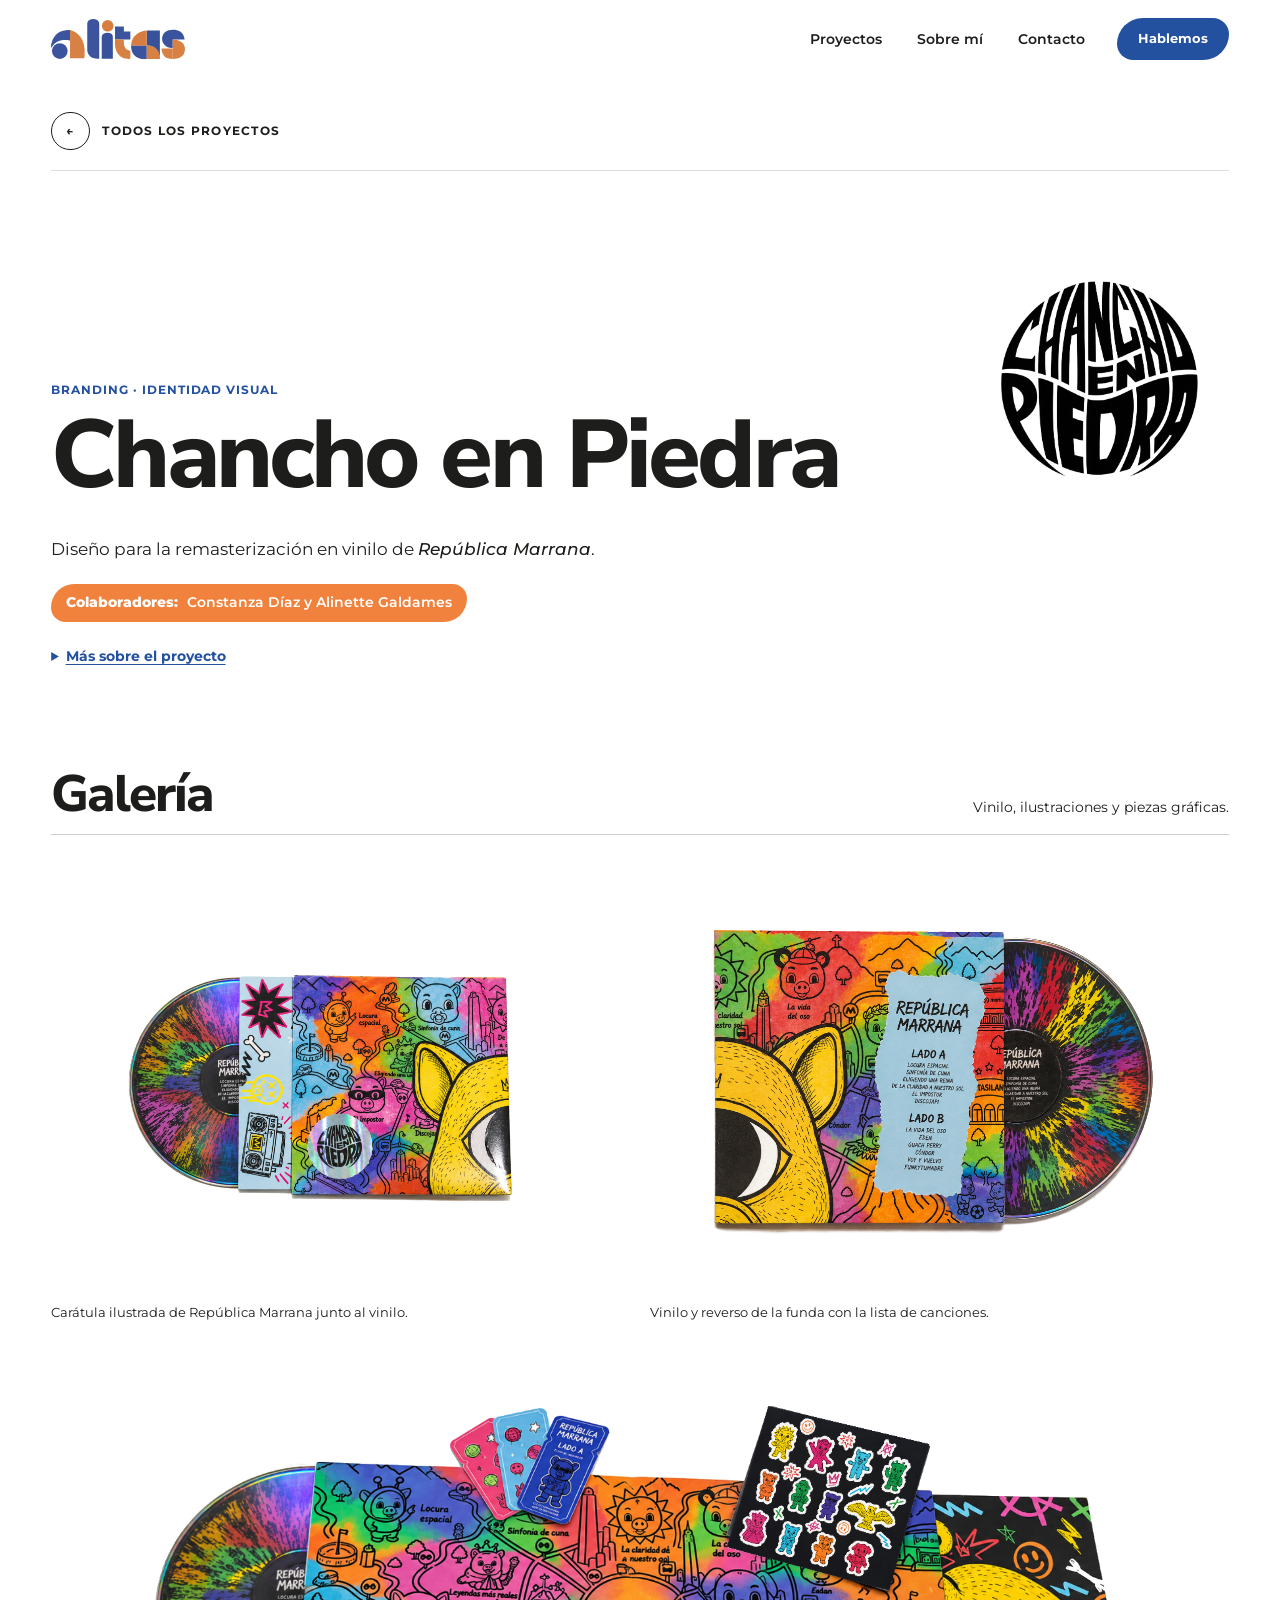
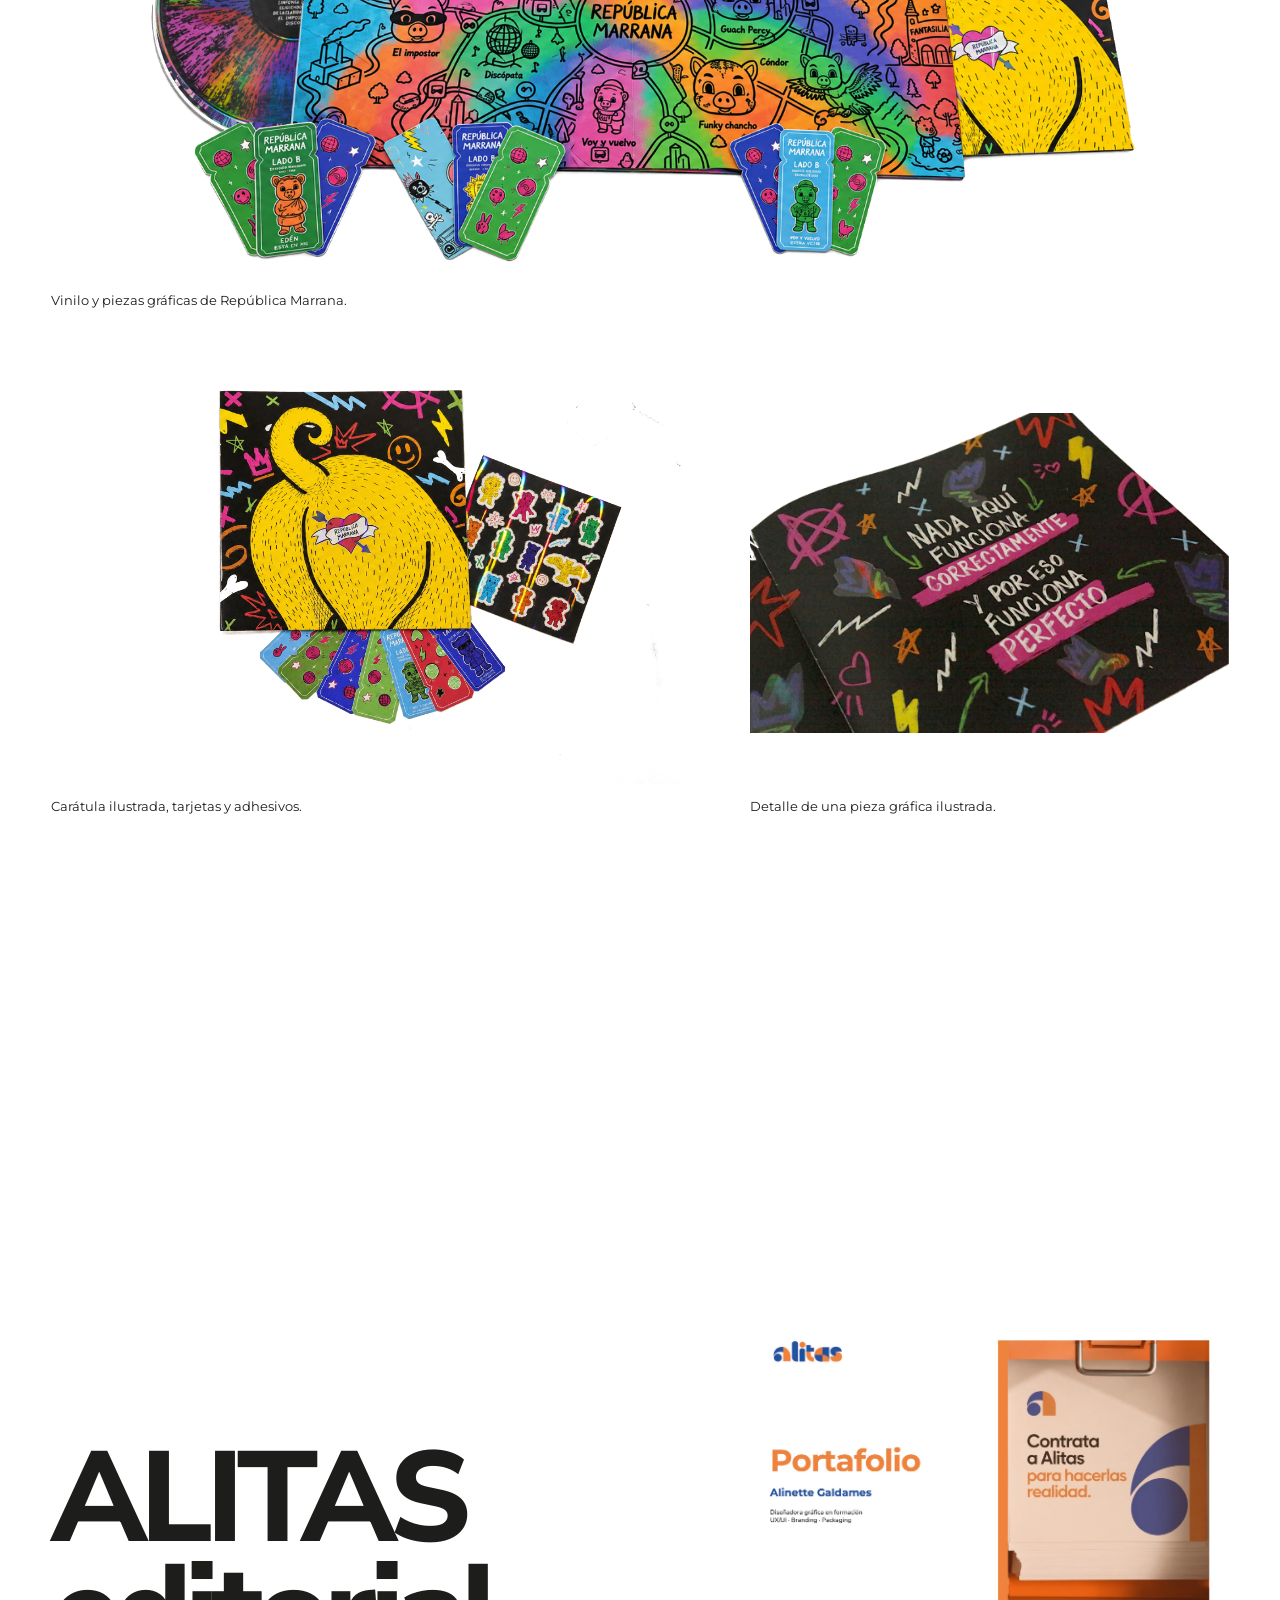
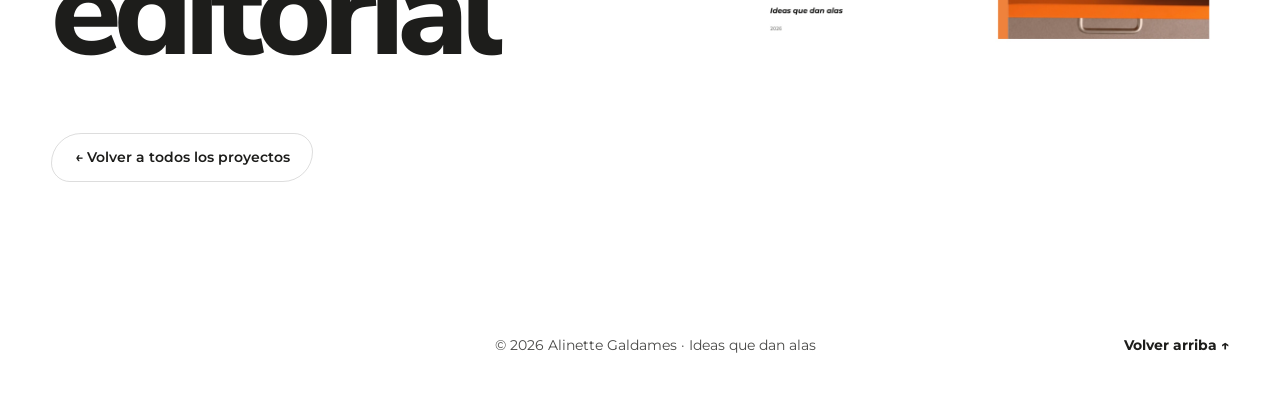
<file: chancho-en-piedra.html>
<!DOCTYPE html>
<html lang="es">
<head>
  <meta charset="UTF-8">
  <meta name="viewport" content="width=device-width, initial-scale=1.0">

  <!-- ✏️ Título de la pestaña y descripción -->
  <title>Chancho en Piedra — ALITAS · Alinette Galdames</title>
  <meta name="description" content="Remasterización en vinilo de República Marrana: diseño de carátula, piezas gráficas e ilustraciones para Chancho en Piedra.">

  <link rel="preconnect" href="https://fonts.googleapis.com">
  <link rel="preconnect" href="https://fonts.gstatic.com" crossorigin>
  <link href="https://fonts.googleapis.com/css2?family=Montserrat:wght@400;500;600;700;800;900&family=Nunito+Sans:ital,wght@0,300;0,400;0,600;0,700;0,800;0,900;1,400&display=swap" rel="stylesheet">

  <link rel="stylesheet" href="css/styles.css?v=20261122c">
  <link rel="stylesheet" href="css/project-editorial.css">
  <script>document.documentElement.classList.add('js');</script>
</head>

<!-- "case--chancho" = estilos propios de este caso (carátula + lista de pistas) -->
<body class="case case--chancho case-editorial project-template is-entering">

  <a class="skip-link" href="#contenido">Saltar al contenido</a>

  <!-- =========================================================
       NAVEGACIÓN
       ========================================================= -->
  <header class="nav" id="nav">
    <div class="nav__inner">
      <a href="index.html" class="nav__logo" aria-label="ALITAS, ir a la portada">
        <img src="img/logo-alitas.svg" alt="" class="nav__logo-img">
      </a>
      <nav class="nav__links" aria-label="Principal">
        <a href="index.html#proyectos" class="nav__link"><span data-hover="Proyectos">Proyectos</span></a>
        <a href="index.html#sobre-mi"  class="nav__link"><span data-hover="Sobre mí">Sobre mí</span></a>
        <a href="index.html#contacto"  class="nav__link"><span data-hover="Contacto">Contacto</span></a>
      </nav>
      <a href="index.html#contacto" class="nav__cta">Hablemos</a>
      <button class="nav__toggle" aria-label="Abrir menú" aria-expanded="false" aria-controls="mobile-menu">
        <span></span><span></span>
      </button>
    </div>
  </header>

  <div class="mobile-menu" id="mobile-menu" aria-hidden="true">
    <nav class="mobile-menu__links" aria-label="Menú móvil">
      <a href="index.html#proyectos">Proyectos</a>
      <a href="index.html#sobre-mi">Sobre mí</a>
      <a href="index.html#contacto">Contacto</a>
    </nav>
    <p class="mobile-menu__foot">Ideas que dan alas</p>
  </div>


  <main id="contenido">
    <section class="project-header" data-bg="white">
      <div class="case-hero__top reveal-fade">
        <a href="index.html#proyectos" class="case-back"><span class="case-back__arrow">←</span> Todos los proyectos</a>
      </div>
      <div class="project-header__heading">
        <div><p class="project-header__meta">Branding · Identidad visual</p><h1>Chancho en Piedra</h1></div>
        <div class="project-header__mark"><img class="chancho-logo-spin" src="img/chancho-en-piedra/logotipo-chancho.png" alt="Logotipo de Chancho en Piedra"></div>
      </div>
      <p class="project-header__description">Diseño para la remasterización en vinilo de <em>República Marrana</em>.</p>
      <p class="project-header__team"><strong>Colaboradores:</strong> Constanza Díaz y Alinette Galdames</p>
      <details class="project-details"><summary>Más sobre el proyecto</summary><div class="project-details__content"><h2>La música en una nueva edición.</h2><p>Una propuesta de diseño para la remasterización en vinilo de <em>República Marrana</em>, de Chancho en Piedra. La carátula, las ilustraciones y las piezas gráficas acompañan la música con un universo visual lleno de color y personajes.</p><h3>Objetivo y enfoque</h3><p>La propuesta articula carátula, vinilo y piezas gráficas mediante ilustraciones y una identidad visual compartida.</p></div></details>
    </section>

    <section class="project-gallery" data-bg="white" aria-labelledby="galeria-titulo">
      <header class="project-gallery__head"><h2 id="galeria-titulo">Galería</h2><p>Vinilo, ilustraciones y piezas gráficas.</p></header>
      <div class="gallery">
        <figure class="g-6">
          <div class="media media--1x1 media--contain reveal-img hover-zoom"><img src="img/chancho-en-piedra/caratula-fondo-blanco.png" alt="Carátula ilustrada de República Marrana junto al vinilo"></div>
          <figcaption class="caption"><span class="caption__dot" aria-hidden="true"></span> Carátula ilustrada de República Marrana junto al vinilo.</figcaption>
        </figure>
        <figure class="g-6 g-push">
          <div class="media media--1x1 media--contain reveal-img hover-zoom"><img src="img/chancho-en-piedra/vinilo-fondo-blanco.png" alt="Vinilo y reverso de la funda de República Marrana con la lista de canciones"></div>
          <figcaption class="caption"><span class="caption__dot" aria-hidden="true"></span> Vinilo y reverso de la funda con la lista de canciones.</figcaption>
        </figure>
        <figure class="g-12">
          <div class="media media--21x9 media--contain reveal-img hover-zoom"><img src="img/chancho-en-piedra/piezas-fondo-blanco.png" alt="Vinilo, funda desplegada, tarjetas y adhesivos de República Marrana"></div>
          <figcaption class="caption"><span class="caption__dot" aria-hidden="true"></span> Vinilo y piezas gráficas de República Marrana.</figcaption>
        </figure>
        <figure class="g-7">
          <div class="media media--4x3 reveal-img hover-zoom"><img src="img/chancho-en-piedra/edicion-fondo-blanco.png" alt="Carátula ilustrada de República Marrana junto a tarjetas y adhesivos"></div>
          <figcaption class="caption"><span class="caption__dot" aria-hidden="true"></span> Carátula ilustrada, tarjetas y adhesivos.</figcaption>
        </figure>
        <figure class="g-5 g-push">
          <div class="media media--4x5 media--contain reveal-img hover-zoom"><img src="img/chancho-en-piedra/detalle-fondo-blanco.png" alt="Detalle de una pieza ilustrada de República Marrana con una frase y símbolos de colores"></div>
          <figcaption class="caption"><span class="caption__dot" aria-hidden="true"></span> Detalle de una pieza gráfica ilustrada.</figcaption>
        </figure>
      </div>
    </section>

    <section class="case-next" data-bg="blue">
      <a href="alitas-editorial.html" class="case-next__link">
        <span class="case-next__title">ALITAS editorial</span>
        <span class="case-next__media reveal-img"><img class="project-preview__image" src="assets/editorial/pages/pagina-01.jpg" alt="Portada del portafolio editorial ALITAS"></span>
      </a>
      <a href="index.html#proyectos" class="case-next__home">← Volver a todos los proyectos</a>
      <footer class="footer">
        <img src="img/logo-alitas.svg" alt="ALITAS" class="footer__logo-img">
        <p>© <span class="js-year">2026</span> Alinette Galdames · Ideas que dan alas</p>
        <a href="#contenido" class="footer__top">Volver arriba ↑</a>
      </footer>
    </section>
  </main>

  <script src="js/main.js?v=20261122c"></script>
</body>
</html>
</file>
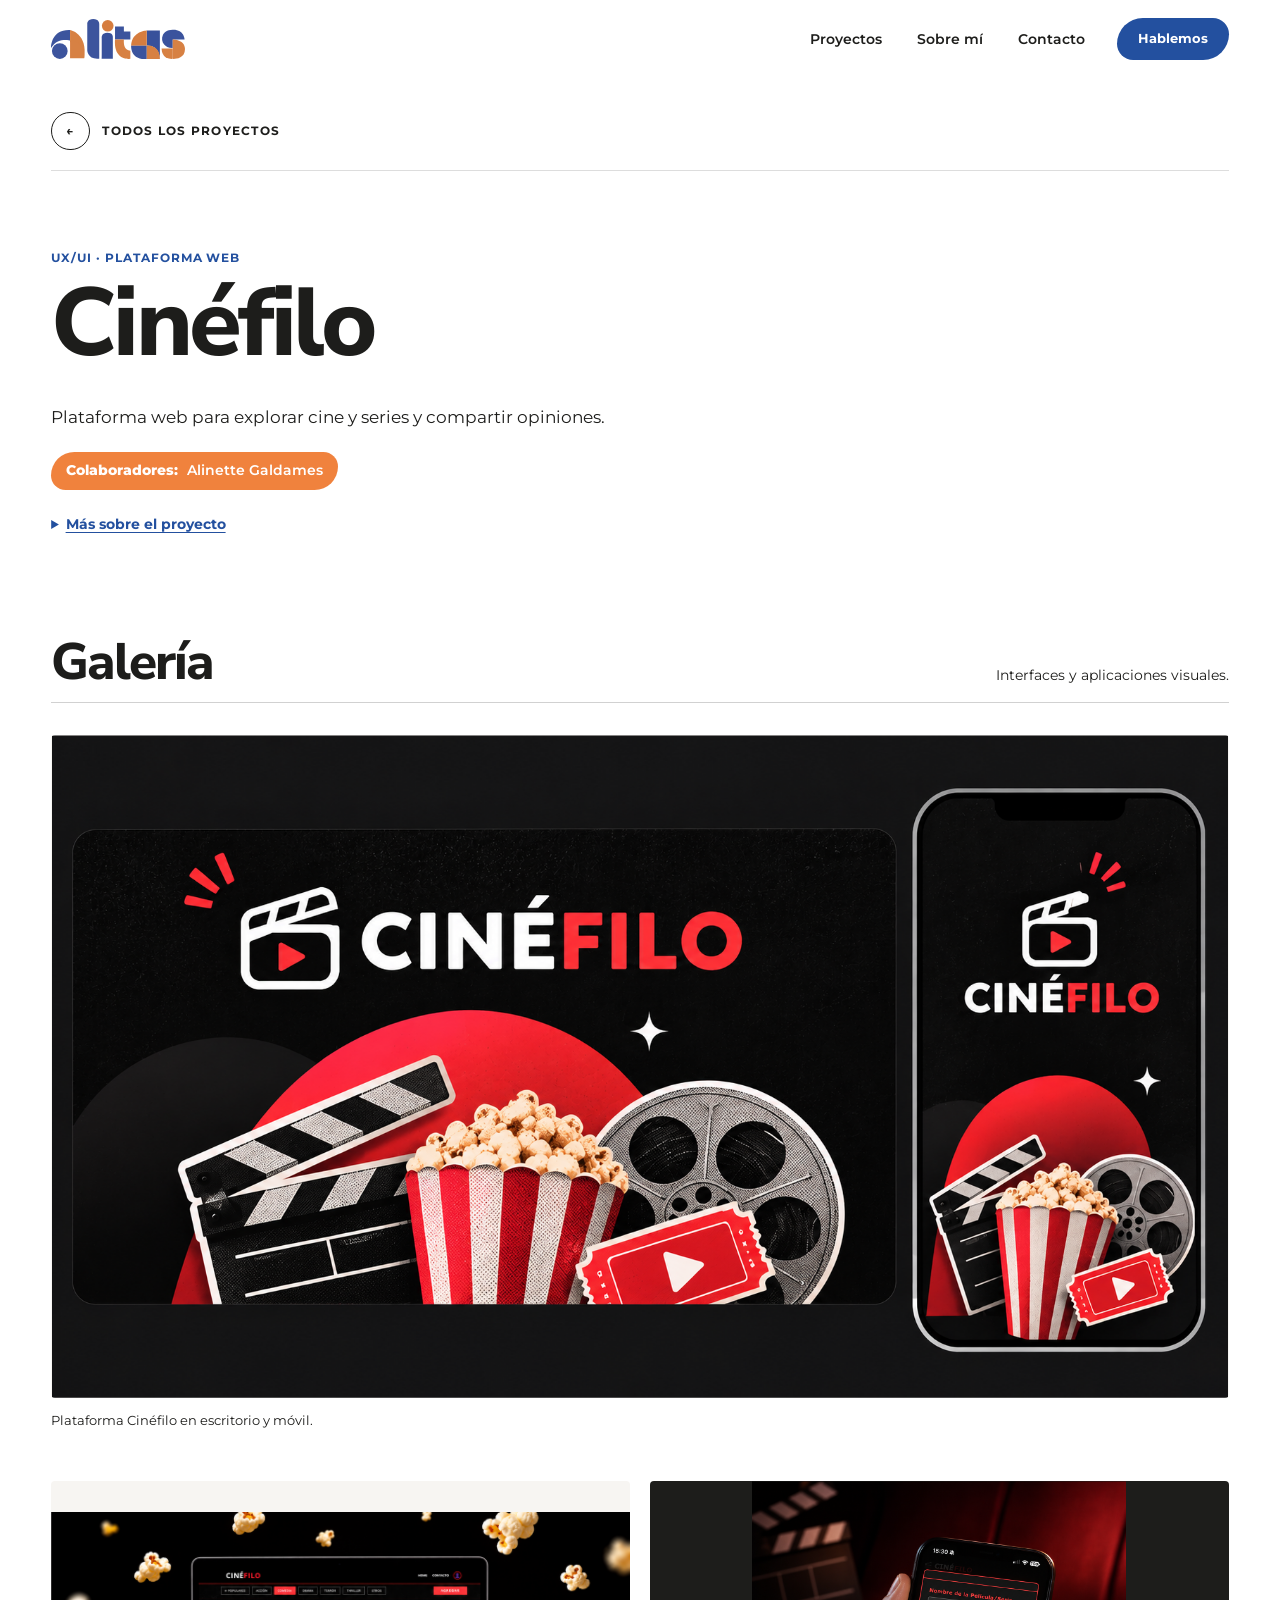
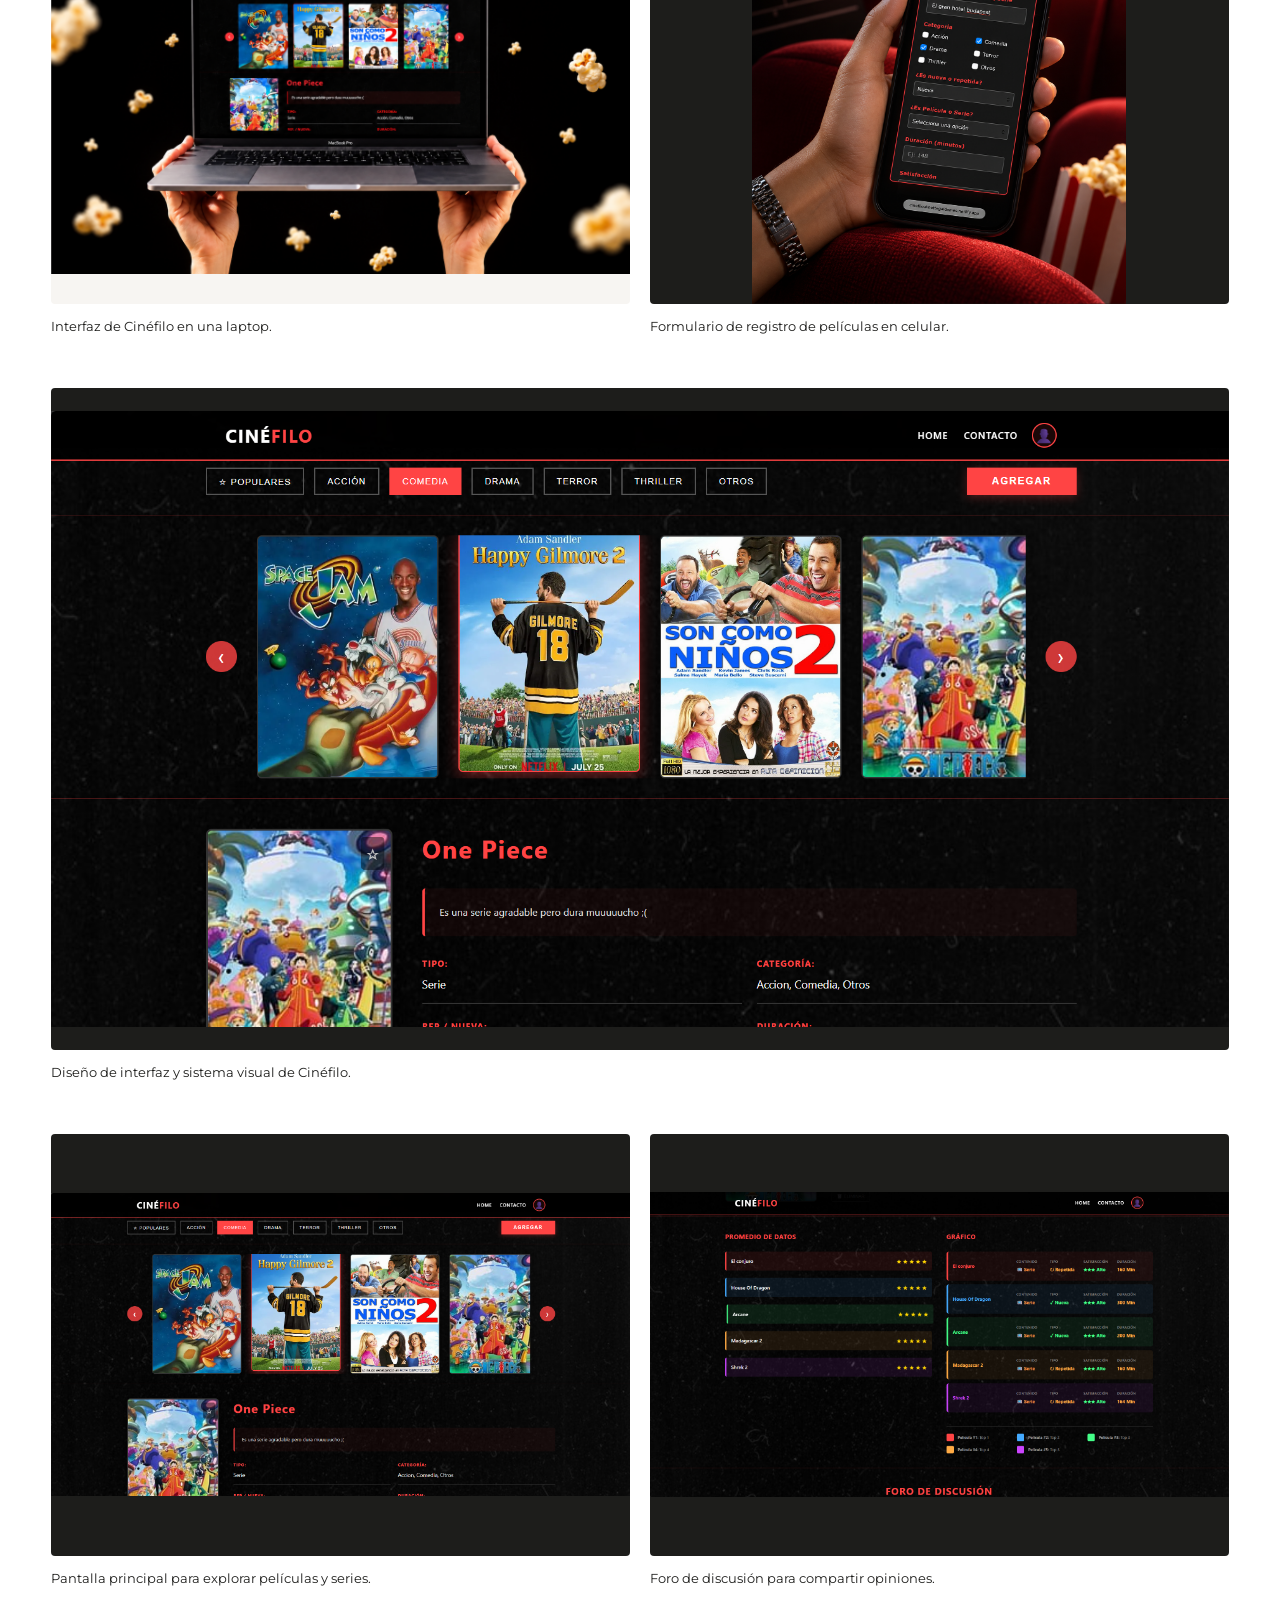
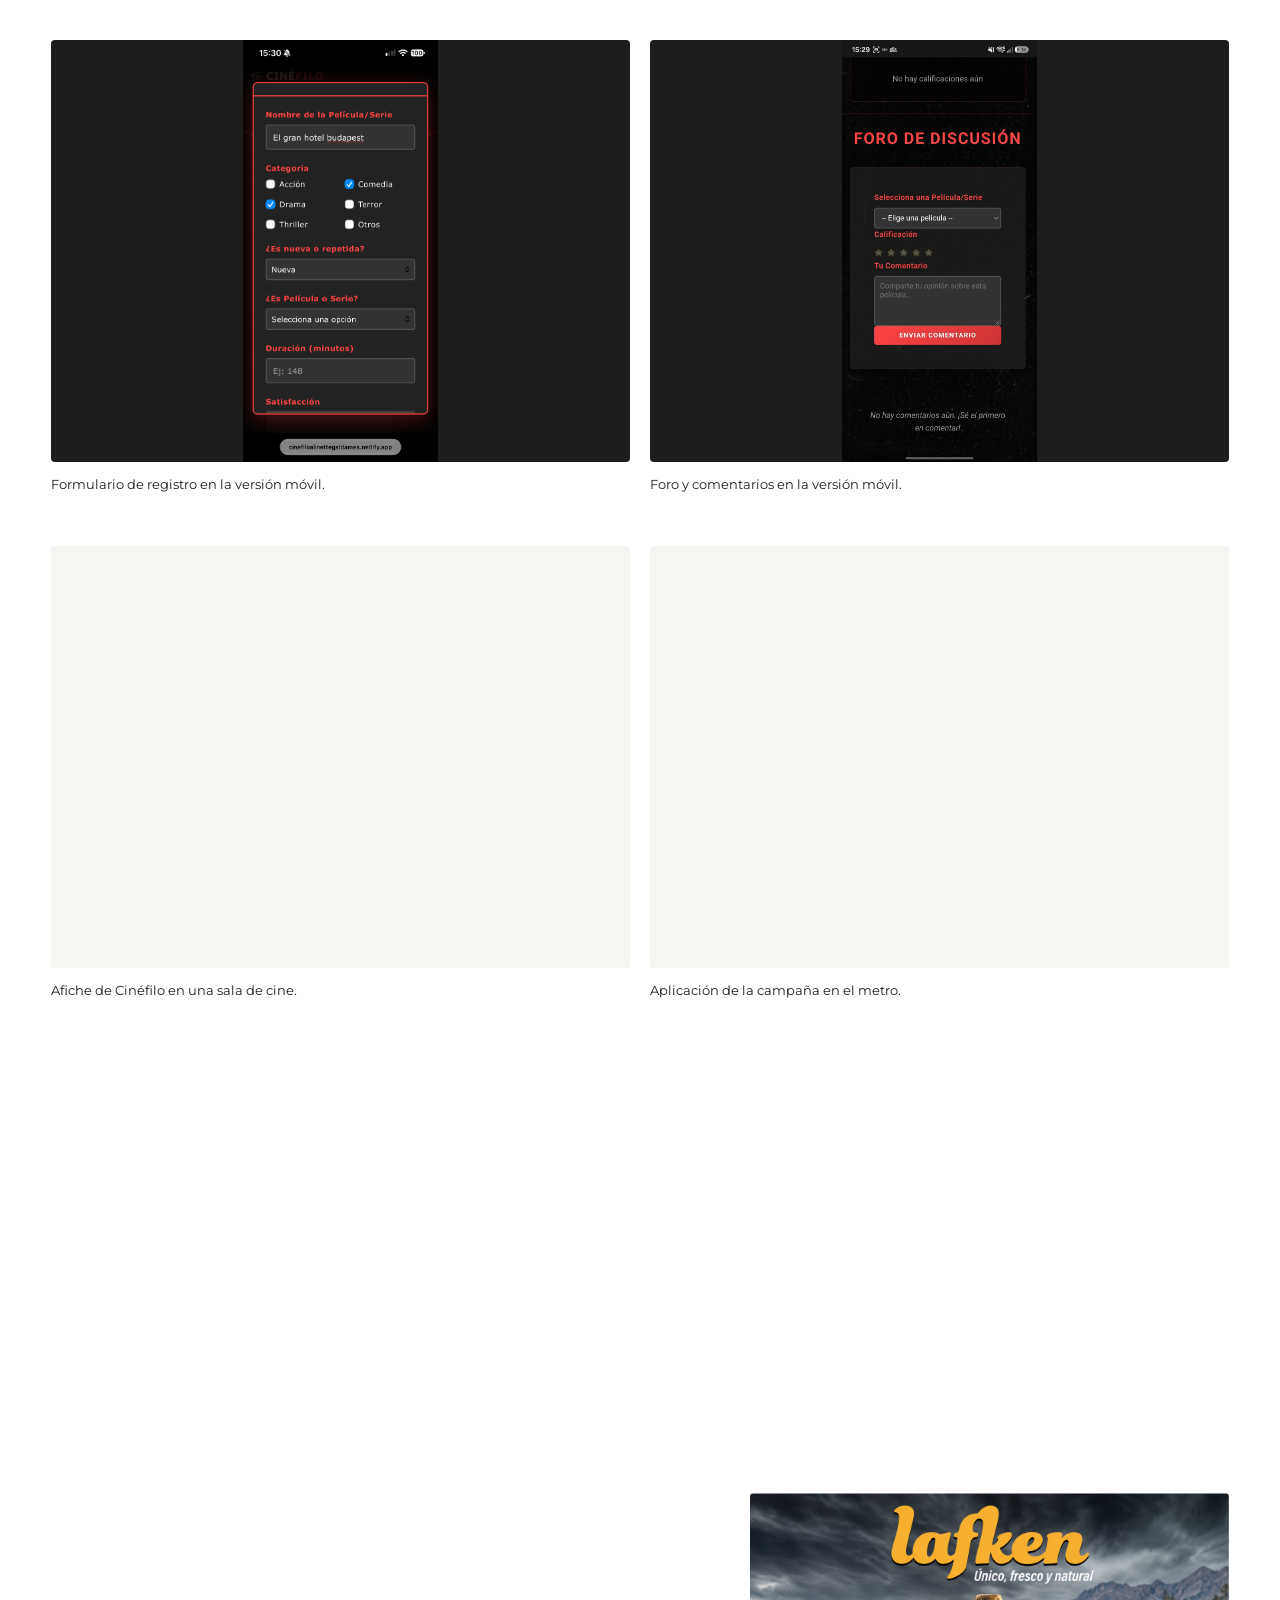
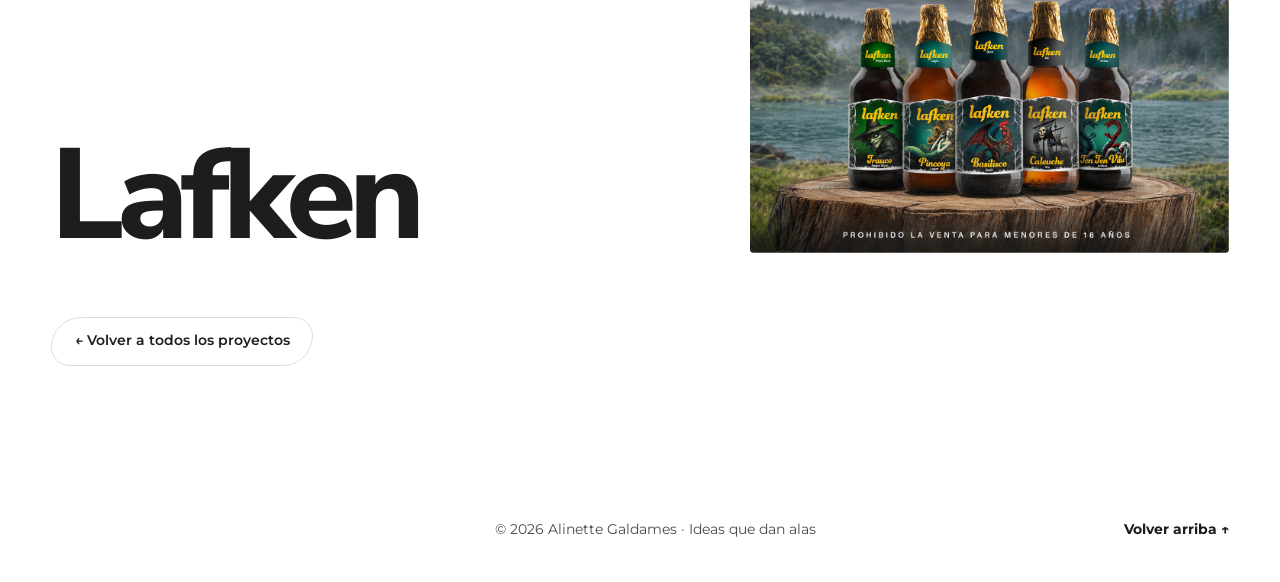
<file: cinefilo.html>
<!DOCTYPE html>
<html lang="es">
<head>
  <meta charset="UTF-8">
  <meta name="viewport" content="width=device-width, initial-scale=1.0">

  <!-- ✏️ Título de la pestaña y descripción -->
  <title>Cinéfilo — ALITAS · Alinette Galdames</title>
  <meta name="description" content="Cinéfilo: diseño de una plataforma web para compartir opiniones, reseñas y experiencias sobre películas.">

  <link rel="preconnect" href="https://fonts.googleapis.com">
  <link rel="preconnect" href="https://fonts.gstatic.com" crossorigin>
  <link href="https://fonts.googleapis.com/css2?family=Montserrat:wght@400;500;600;700;800;900&family=Nunito+Sans:ital,wght@0,300;0,400;0,600;0,700;0,800;0,900;1,400&display=swap" rel="stylesheet">

  <!-- Mismo CSS que la portada -->
  <link rel="stylesheet" href="css/styles.css?v=20261122c">
  <link rel="stylesheet" href="css/project-editorial.css">
  <script>document.documentElement.classList.add('js');</script>
</head>

<!-- "case" = página de proyecto · "case--cinefilo" = estilos propios de este caso
     "is-entering" = cortina de entrada (el JS la quita sola) -->
<body class="case case--cinefilo case-editorial project-template is-entering">

  <a class="skip-link" href="#contenido">Saltar al contenido</a>

  <!-- =========================================================
       NAVEGACIÓN (igual a la portada, pero los enlaces vuelven a index.html)
       ========================================================= -->
  <header class="nav" id="nav">
    <div class="nav__inner">
      <a href="index.html" class="nav__logo" aria-label="ALITAS, ir a la portada">
        <img src="img/logo-alitas.svg" alt="" class="nav__logo-img">
      </a>
      <nav class="nav__links" aria-label="Principal">
        <a href="index.html#proyectos" class="nav__link"><span data-hover="Proyectos">Proyectos</span></a>
        <a href="index.html#sobre-mi"  class="nav__link"><span data-hover="Sobre mí">Sobre mí</span></a>
        <a href="index.html#contacto"  class="nav__link"><span data-hover="Contacto">Contacto</span></a>
      </nav>
      <a href="index.html#contacto" class="nav__cta">Hablemos</a>
      <button class="nav__toggle" aria-label="Abrir menú" aria-expanded="false" aria-controls="mobile-menu">
        <span></span><span></span>
      </button>
    </div>
  </header>

  <div class="mobile-menu" id="mobile-menu" aria-hidden="true">
    <nav class="mobile-menu__links" aria-label="Menú móvil">
      <a href="index.html#proyectos">Proyectos</a>
      <a href="index.html#sobre-mi">Sobre mí</a>
      <a href="index.html#contacto">Contacto</a>
    </nav>
    <p class="mobile-menu__foot">Ideas que dan alas</p>
  </div>


  <main id="contenido">
    <section class="project-header" data-bg="white">
      <div class="case-hero__top reveal-fade">
        <a href="index.html#proyectos" class="case-back"><span class="case-back__arrow">←</span> Todos los proyectos</a>
      </div>
      <div class="project-header__heading">
        <div><p class="project-header__meta">UX/UI · Plataforma web</p><h1>Cinéfilo</h1></div>
      </div>
      <p class="project-header__description">Plataforma web para explorar cine y series y compartir opiniones.</p>
      <p class="project-header__team"><strong>Colaboradores:</strong> Alinette Galdames</p>
      <details class="project-details"><summary>Más sobre el proyecto</summary><div class="project-details__content"><h2>Una comunidad alrededor del cine.</h2><p>Cinéfilo es una plataforma web para explorar películas y series, compartir opiniones y conversar con otras personas amantes del cine.</p><h3>Objetivo y enfoque</h3><p>La propuesta reúne la exploración de contenidos y el intercambio de opiniones en interfaces para escritorio y móvil.</p></div></details>
    </section>

    <section class="project-gallery" data-bg="white" aria-labelledby="galeria-titulo">
      <header class="project-gallery__head"><h2 id="galeria-titulo">Galería</h2><p>Interfaces y aplicaciones visuales.</p></header>
      <div class="gallery">
        <figure class="g-12">
          <div class="media media--16x9 reveal-img hover-zoom"><img src="img/cinefilo/16-9%20cinefilo.png" alt="Diseño de Cinéfilo presentado en pantallas de escritorio y móvil"></div>
          <figcaption class="caption"><span class="caption__dot" aria-hidden="true"></span> Plataforma Cinéfilo en escritorio y móvil.</figcaption>
        </figure>
        <figure class="g-6">
          <div class="media media--16x10 reveal-img hover-zoom"><img src="img/cinefilo/Laptop%20cinefilo.png" alt="Interfaz de Cinéfilo en una laptop, rodeada de palomitas"></div>
          <figcaption class="caption"><span class="caption__dot" aria-hidden="true"></span> Interfaz de Cinéfilo en una laptop.</figcaption>
        </figure>
        <figure class="g-6 g-push">
          <div class="media media--3x4 media--contain-dark media--contain reveal-img hover-zoom"><img src="img/cinefilo/celular%20cinefilo.png" alt="Formulario de Cinéfilo abierto en un celular dentro de una sala de cine"></div>
          <figcaption class="caption"><span class="caption__dot" aria-hidden="true"></span> Formulario de registro de películas en celular.</figcaption>
        </figure>
        <figure class="g-12">
          <div class="media media--16x9 media--interface reveal-img hover-zoom"><img src="img/cinefilo/Cinefilo%20dise%C3%B1o%20de%20interfaz.png" alt="Diseño de interfaz de la plataforma Cinéfilo"></div>
          <figcaption class="caption"><span class="caption__dot" aria-hidden="true"></span> Diseño de interfaz y sistema visual de Cinéfilo.</figcaption>
        </figure>
        <figure class="g-6">
          <div class="media media--16x9 media--interface reveal-img hover-zoom"><img src="img/cinefilo/pantalla%201.png" alt="Pantalla principal de la plataforma Cinéfilo"></div>
          <figcaption class="caption"><span class="caption__dot" aria-hidden="true"></span> Pantalla principal para explorar películas y series.</figcaption>
        </figure>
        <figure class="g-6">
          <div class="media media--16x9 media--interface reveal-img hover-zoom"><img src="img/cinefilo/pantalla%203.png" alt="Foro de discusión de la plataforma Cinéfilo"></div>
          <figcaption class="caption"><span class="caption__dot" aria-hidden="true"></span> Foro de discusión para compartir opiniones.</figcaption>
        </figure>
        <figure class="g-6">
          <div class="media media--3x4 media--contain-dark media--contain reveal-img hover-zoom"><img src="img/cinefilo/movil%202.PNG" alt="Versión móvil de Cinéfilo: formulario para agregar una película o serie"></div>
          <figcaption class="caption"><span class="caption__dot" aria-hidden="true"></span> Formulario de registro en la versión móvil.</figcaption>
        </figure>
        <figure class="g-6">
          <div class="media media--3x4 media--contain-dark media--contain reveal-img hover-zoom"><img src="img/cinefilo/movil3.jpg" alt="Versión móvil de Cinéfilo: sección de foro y comentarios"></div>
          <figcaption class="caption"><span class="caption__dot" aria-hidden="true"></span> Foro y comentarios en la versión móvil.</figcaption>
        </figure>
        <figure class="g-6">
          <div class="media media--1x1 reveal-img hover-zoom"><img src="img/cinefilo/cine%20cinefilo.jpg" alt="Afiche de Cinéfilo en una sala de cine"></div>
          <figcaption class="caption"><span class="caption__dot" aria-hidden="true"></span> Afiche de Cinéfilo en una sala de cine.</figcaption>
        </figure>
        <figure class="g-6 g-push">
          <div class="media media--1x1 reveal-img hover-zoom"><img src="img/cinefilo/metro%20cinefilo.png" alt="Afiche de Cinéfilo instalado en un vagón del metro"></div>
          <figcaption class="caption"><span class="caption__dot" aria-hidden="true"></span> Aplicación de la campaña en el metro.</figcaption>
        </figure>
      </div>
    </section>

    <section class="case-next" data-bg="blue">
      <a href="lafken.html" class="case-next__link">
        <span class="case-next__title">Lafken</span>
        <span class="case-next__media reveal-img"><img src="img/Lafken/Fotografia%20principal%20del%20packaging.jpg" alt=""></span>
      </a>
      <a href="index.html#proyectos" class="case-next__home">← Volver a todos los proyectos</a>
      <footer class="footer">
        <img src="img/logo-alitas.svg" alt="ALITAS" class="footer__logo-img">
        <p>© <span class="js-year">2026</span> Alinette Galdames · Ideas que dan alas</p>
        <a href="#contenido" class="footer__top">Volver arriba ↑</a>
      </footer>
    </section>
  </main>

  <!-- Mismo JavaScript que la portada -->
  <script src="js/main.js?v=20261122c"></script>
</body>
</html>
</file>
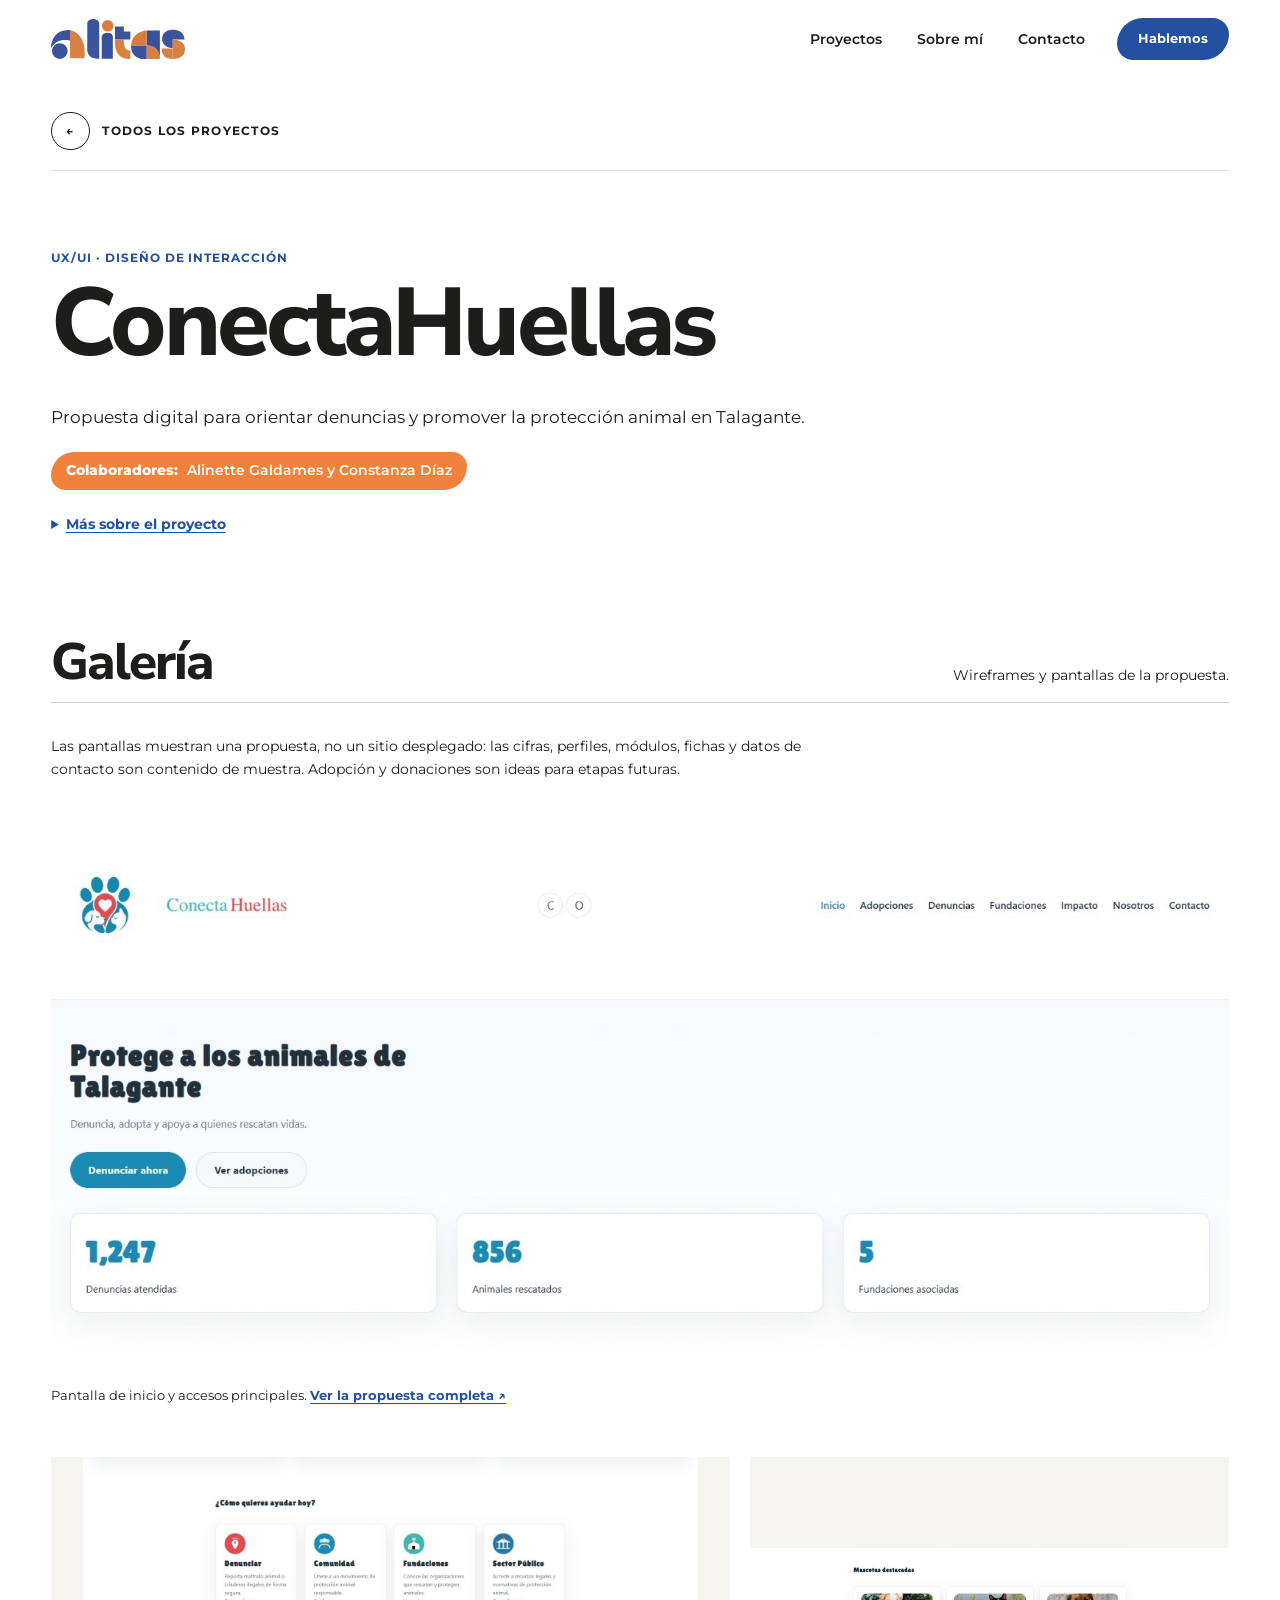
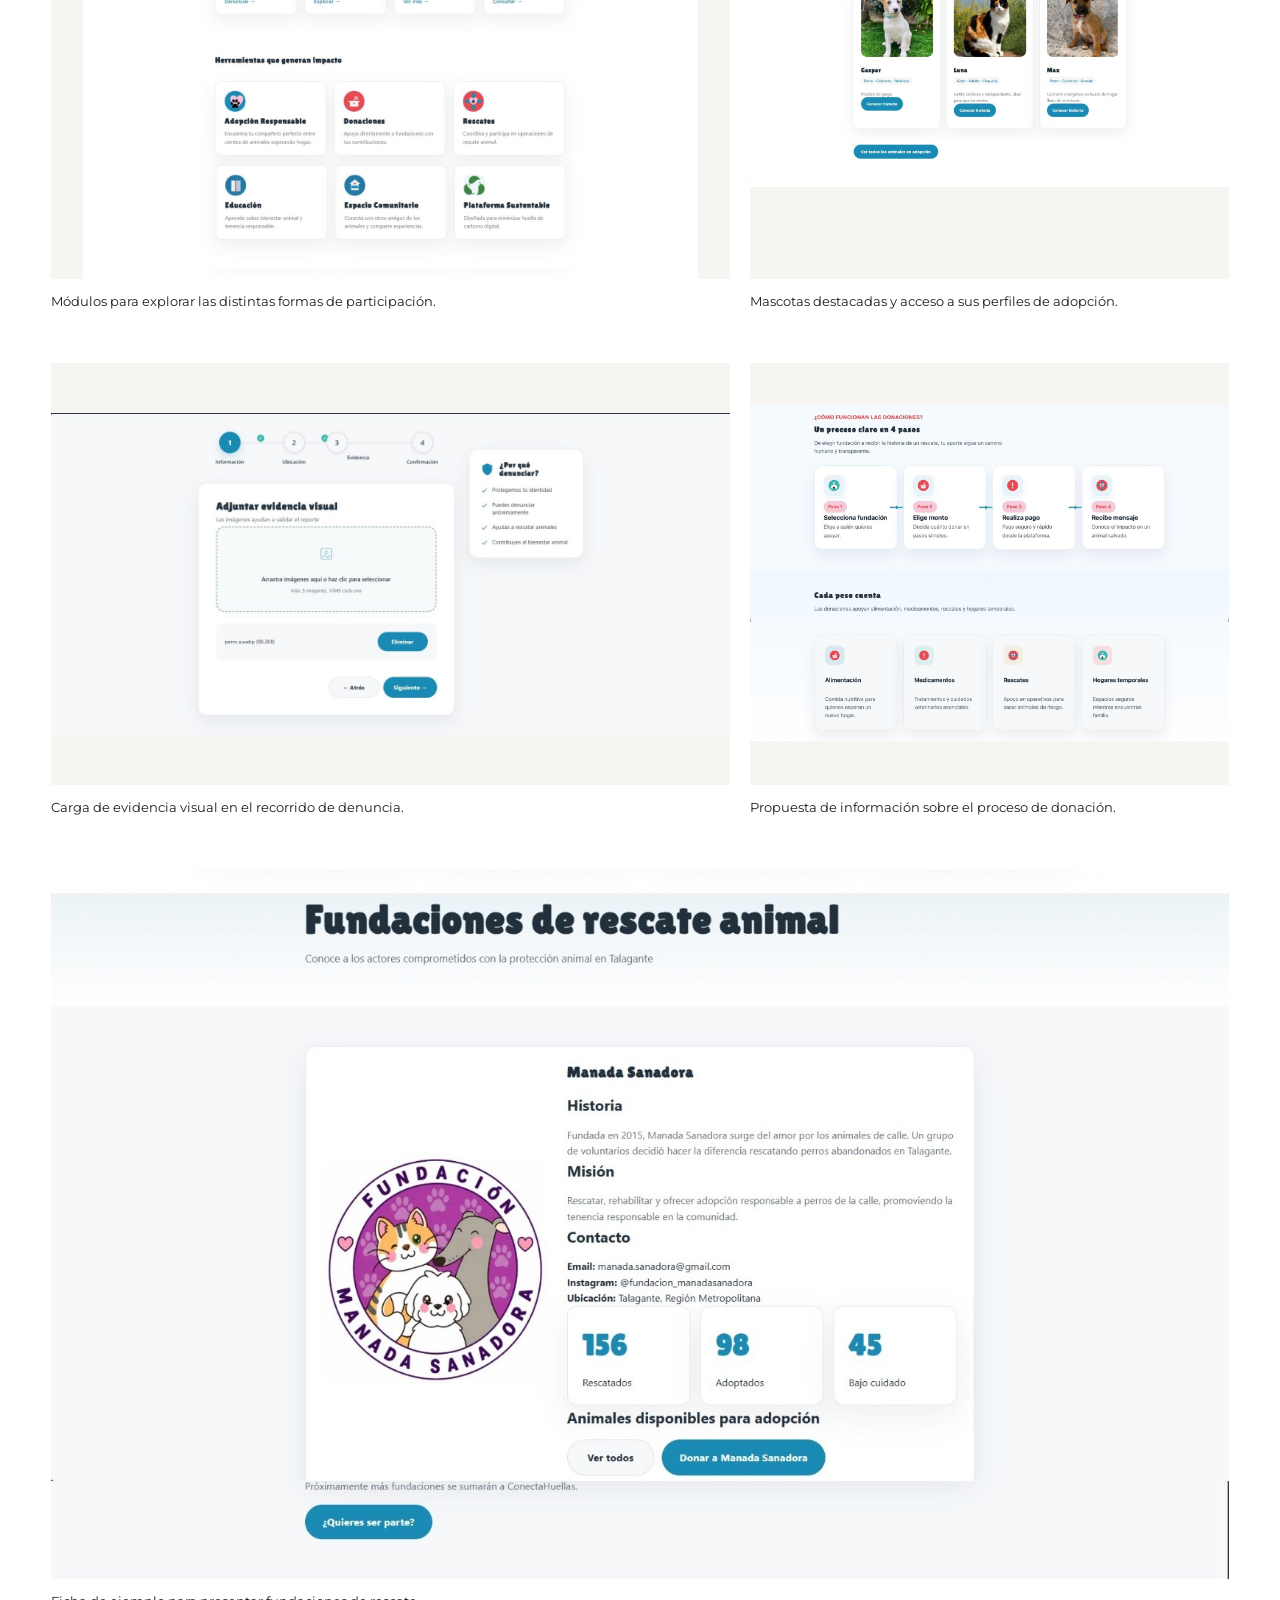
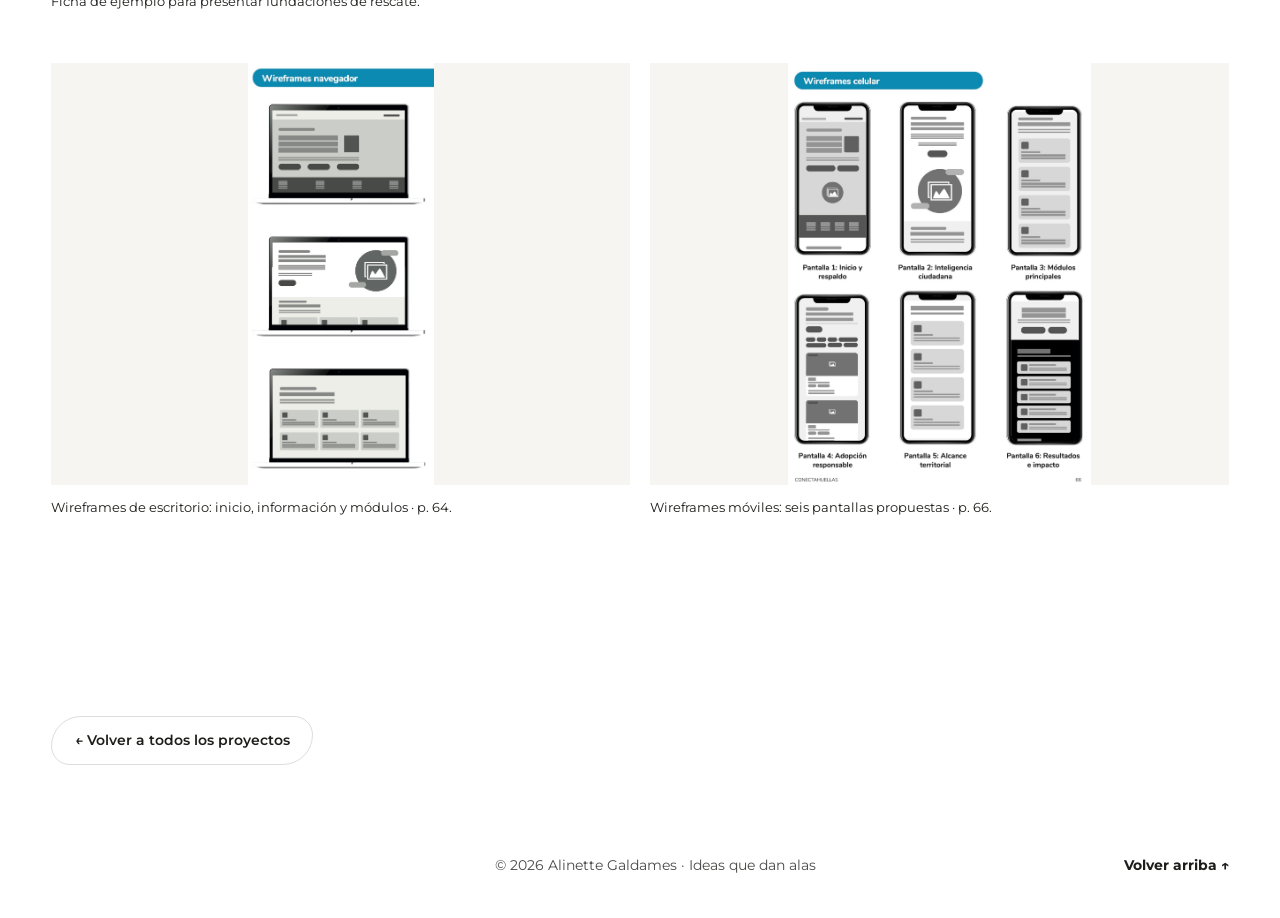
<file: conectahuellas.html>
<!DOCTYPE html>
<html lang="es">
<head>
  <meta charset="UTF-8">
  <meta name="viewport" content="width=device-width, initial-scale=1.0">
  <title>ConectaHuellas — ALITAS · Alinette Galdames</title>
  <meta name="description" content="Caso de estudio UX/UI de ConectaHuellas, una propuesta digital para la protección animal en Talagante.">
  <link rel="preconnect" href="https://fonts.googleapis.com">
  <link rel="preconnect" href="https://fonts.gstatic.com" crossorigin>
  <link href="https://fonts.googleapis.com/css2?family=Montserrat:wght@400;500;600;700;800;900&family=Nunito+Sans:ital,wght@0,300;0,400;0,600;0,700;0,800;0,900;1,400&display=swap" rel="stylesheet">
  <link rel="stylesheet" href="css/styles.css?v=20261122c">
  <link rel="stylesheet" href="css/project-editorial.css">
  <script>document.documentElement.classList.add('js');</script>
</head>
<body class="case case--conectahuellas case-editorial project-template is-entering">
  <a class="skip-link" href="#contenido">Saltar al contenido</a>
  <header class="nav" id="nav">
    <div class="nav__inner">
      <a href="index.html" class="nav__logo" aria-label="ALITAS, ir a la portada"><img src="img/logo-alitas.svg" alt="" class="nav__logo-img"></a>
      <nav class="nav__links" aria-label="Principal">
        <a href="index.html#proyectos" class="nav__link"><span data-hover="Proyectos">Proyectos</span></a>
        <a href="index.html#sobre-mi" class="nav__link"><span data-hover="Sobre mí">Sobre mí</span></a>
        <a href="index.html#contacto" class="nav__link"><span data-hover="Contacto">Contacto</span></a>
      </nav>
      <a href="index.html#contacto" class="nav__cta">Hablemos</a>
      <button class="nav__toggle" aria-label="Abrir menú" aria-expanded="false" aria-controls="mobile-menu"><span></span><span></span></button>
    </div>
  </header>
  <div class="mobile-menu" id="mobile-menu" aria-hidden="true">
    <nav class="mobile-menu__links" aria-label="Menú móvil">
      <a href="index.html#proyectos">Proyectos</a>
      <a href="index.html#sobre-mi">Sobre mí</a>
      <a href="index.html#contacto">Contacto</a>
    </nav>
    <p class="mobile-menu__foot">Ideas que dan alas</p>
  </div>

  <main id="contenido">
    <section class="project-header" data-bg="white" aria-labelledby="conecta-title">
      <div class="case-hero__top reveal-fade">
        <a href="index.html#proyectos" class="case-back"><span class="case-back__arrow" aria-hidden="true">←</span> Todos los proyectos</a>
      </div>
      <div class="project-header__heading">
        <div><p class="project-header__meta">UX/UI · Diseño de interacción</p><h1 id="conecta-title">ConectaHuellas</h1></div>
      </div>
      <p class="project-header__description">Propuesta digital para orientar denuncias y promover la protección animal en Talagante.</p>
      <p class="project-header__team"><strong>Colaboradores:</strong> Alinette Galdames y Constanza Díaz</p>
      <details class="project-details"><summary>Más sobre el proyecto</summary><div class="project-details__content">
          <p>Caso de estudio / Talagante, Chile</p>
          <p>Una propuesta digital y gráfica para visibilizar criaderos ilegales, orientar las denuncias ciudadanas y promover la protección animal en Talagante.</p>
          <h2 id="conecta-context-title">Una conexión para actuar mejor.</h2>
          <p>El proyecto plantea una plataforma que acerque a vecinos, organizaciones de rescate y entidades públicas frente a situaciones de riesgo animal.</p>
          <h3>El desafío</h3>
          <p>El informe identifica canales de denuncia poco claros, desinformación y una fiscalización limitada en sectores rurales y periurbanos. A esto se suma la sobrecarga de las organizaciones de rescate.</p>
          <h3>La respuesta propuesta</h3>
          <p>Centralizar orientación y denuncias, facilitar la derivación de casos y sumar contenidos de educación preventiva mediante una experiencia digital accesible.</p>
          <p>Territorio: Talagante, Chile · Enfoque: protección y bienestar animal · Encuesta: 21 residentes.</p>
          <p>La encuesta fue exploratoria y no representa estadísticamente a toda la población de Talagante.</p>
          <h2 id="conecta-research-title">Entender antes de diseñar.</h2>
          <p>La exploración destaca necesidades de orientación confiable, denuncia anónima y educación para tomar decisiones responsables.</p>
          <p>Los mapas de empatía del informe son perfiles de trabajo, no testimonios de participantes reales.</p>
          <ul><li>Contar con un canal claro para reportar una situación sin exponerse.</li><li>Recibir orientación y seguimiento comprensibles durante el proceso.</li><li>Acceder a información preventiva sobre bienestar y tenencia responsable.</li></ul>
          <h2 id="conecta-flow-title">De una alerta a una derivación.</h2>
          <p>El informe plantea un recorrido de denuncia y coordinación entre ciudadanía, fundaciones y organismos competentes.</p>
          <h3>Reportar</h3><p>La persona entrega información de una posible situación de riesgo.</p>
          <h3>Evaluar</h3><p>La propuesta contempla una revisión inicial por parte de una organización de rescate.</p>
          <h3>Derivar</h3><p>Según el caso, se considera coordinar apoyo con rescatistas, municipio u organismos pertinentes.</p>
          <p>Este recorrido describe la propuesta del informe. No implica que el servicio esté activo ni que haya sido validado formalmente con integrantes de la fundación.</p>
          <h2 id="conecta-wireframes-title">Primero, ordenar la experiencia.</h2>
          <p>Wireframes originales para navegador y celular. Muestran jerarquía y módulos antes de aplicar la interfaz visual.</p>
          <h2 id="conecta-interface-title">Una propuesta visual cercana y clara.</h2>
          <p>Las pantallas finales priorizan navegación directa, información legible y acceso a los recorridos principales.</p>
          <h2 id="conecta-identity-title">Una identidad amable y reconocible.</h2>
          <p>El sistema combina una paleta cálida, tipografía expresiva e iconografía para diferenciar los módulos de la plataforma.</p>
          <p>El informe señala que los iconos aún requerían pruebas de usabilidad antes de una posible implementación.</p>
      </div></details>
    </section>

    <section class="project-gallery" data-bg="white" aria-labelledby="conecta-gallery-title">
      <header class="project-gallery__head"><h2 id="conecta-gallery-title">Galería</h2><p>Wireframes y pantallas de la propuesta.</p></header>
      <p class="project-gallery__note">Las pantallas muestran una propuesta, no un sitio desplegado: las cifras, perfiles, módulos, fichas y datos de contacto son contenido de muestra. Adopción y donaciones son ideas para etapas futuras.</p>
      <div class="gallery">
        <figure class="g-12" id="conecta-interfaz"><div class="project-image"><img src="img/conectahuellas/pantalla-inicio.jpg" alt="Inicio de la propuesta ConectaHuellas con navegación y accesos principales" width="1600" height="760" fetchpriority="high"></div><figcaption class="caption">Pantalla de inicio y accesos principales. <a href="img/conectahuellas/pantallas-propuesta-completa.jpg">Ver la propuesta completa ↗</a></figcaption></figure>
        <figure class="g-7"><div class="project-image"><img src="img/conectahuellas/pantalla-modulos.jpg" alt="Módulos de denuncia, comunidad, fundaciones y recursos de ConectaHuellas" width="1600" height="1100" loading="lazy"></div><figcaption class="caption">Módulos para explorar las distintas formas de participación.</figcaption></figure>
        <figure class="g-5"><div class="project-image"><img src="img/conectahuellas/pantalla-adopcion.jpg" alt="Tarjetas de mascotas destacadas en la propuesta de adopción" width="1600" height="800" loading="lazy"></div><figcaption class="caption">Mascotas destacadas y acceso a sus perfiles de adopción.</figcaption></figure>
        <figure class="g-7"><div class="project-image"><img src="img/conectahuellas/pantalla-denuncia.jpg" alt="Paso de carga de evidencia visual en el formulario de denuncia" width="1600" height="760" loading="lazy"></div><figcaption class="caption">Carga de evidencia visual en el recorrido de denuncia.</figcaption></figure>
        <figure class="g-5"><div class="project-image"><img src="img/conectahuellas/pantalla-donaciones.jpg" alt="Pasos y destinos propuestos para las donaciones" width="1600" height="1120" loading="lazy"></div><figcaption class="caption">Propuesta de información sobre el proceso de donación.</figcaption></figure>
        <figure class="g-12"><div class="project-image"><img src="img/conectahuellas/pantalla-fundaciones.jpg" alt="Ejemplo de ficha de una fundación de rescate animal" width="1600" height="965" loading="lazy"></div><figcaption class="caption">Ficha de ejemplo para presentar fundaciones de rescate.</figcaption></figure>
        <figure class="g-6"><div class="project-image"><img src="img/conectahuellas/wireframe-escritorio-01.jpg" alt="Tres wireframes originales de escritorio para inicio, información ciudadana y módulos principales" loading="lazy"></div><figcaption class="caption">Wireframes de escritorio: inicio, información y módulos · p. 64.</figcaption></figure>
        <figure class="g-6"><div class="project-image"><img src="img/conectahuellas/wireframe-movil.jpg" alt="Seis wireframes originales de pantallas móviles con navegación, denuncia y módulos de contenido" loading="lazy"></div><figcaption class="caption">Wireframes móviles: seis pantallas propuestas · p. 66.</figcaption></figure>
      </div>
    </section>

    <section class="case-next case-next--return" data-bg="blue">
      <a href="index.html#proyectos" class="case-next__home">← Volver a todos los proyectos</a>
      <footer class="footer">
        <img src="img/logo-alitas.svg" alt="ALITAS" class="footer__logo-img">
        <p>© <span class="js-year">2026</span> Alinette Galdames · Ideas que dan alas</p>
        <a href="#contenido" class="footer__top">Volver arriba ↑</a>
      </footer>
    </section>
  </main>
  <script src="js/main.js?v=20261122c"></script>
</body>
</html>
</file>
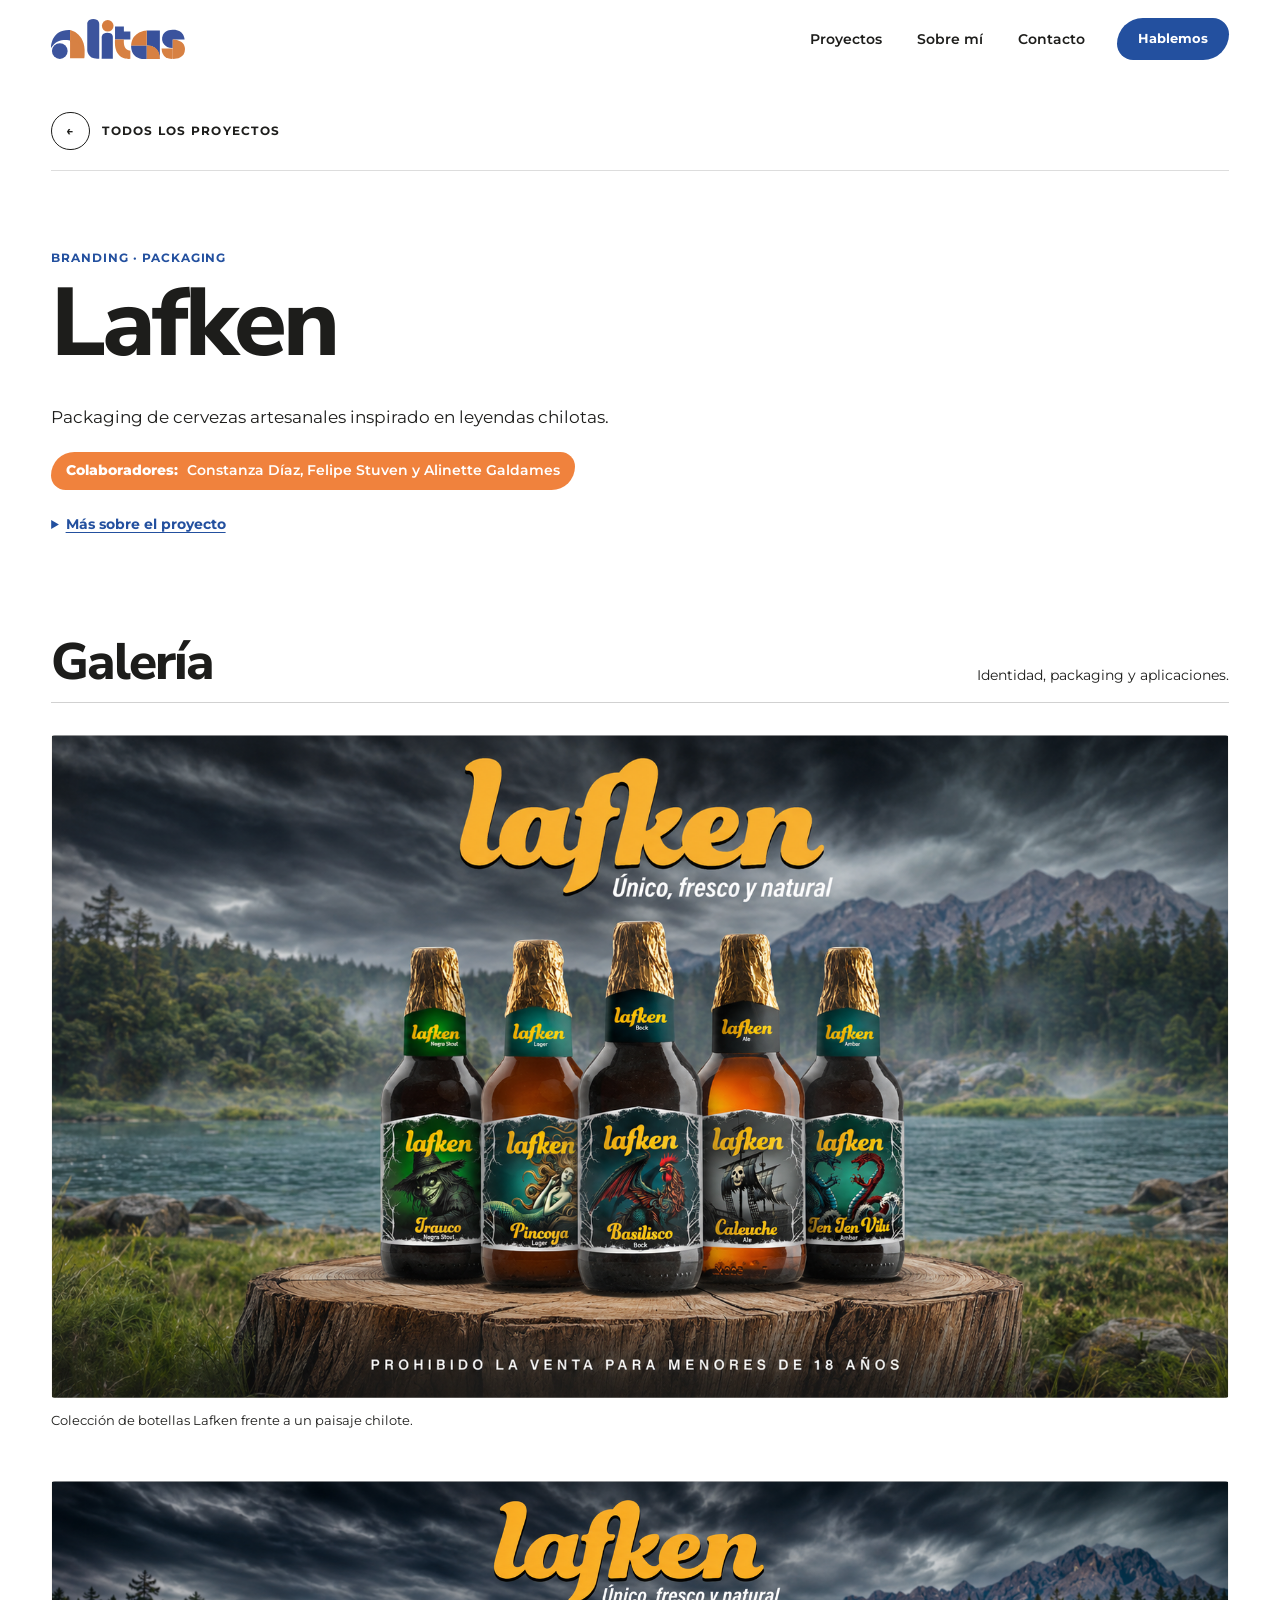
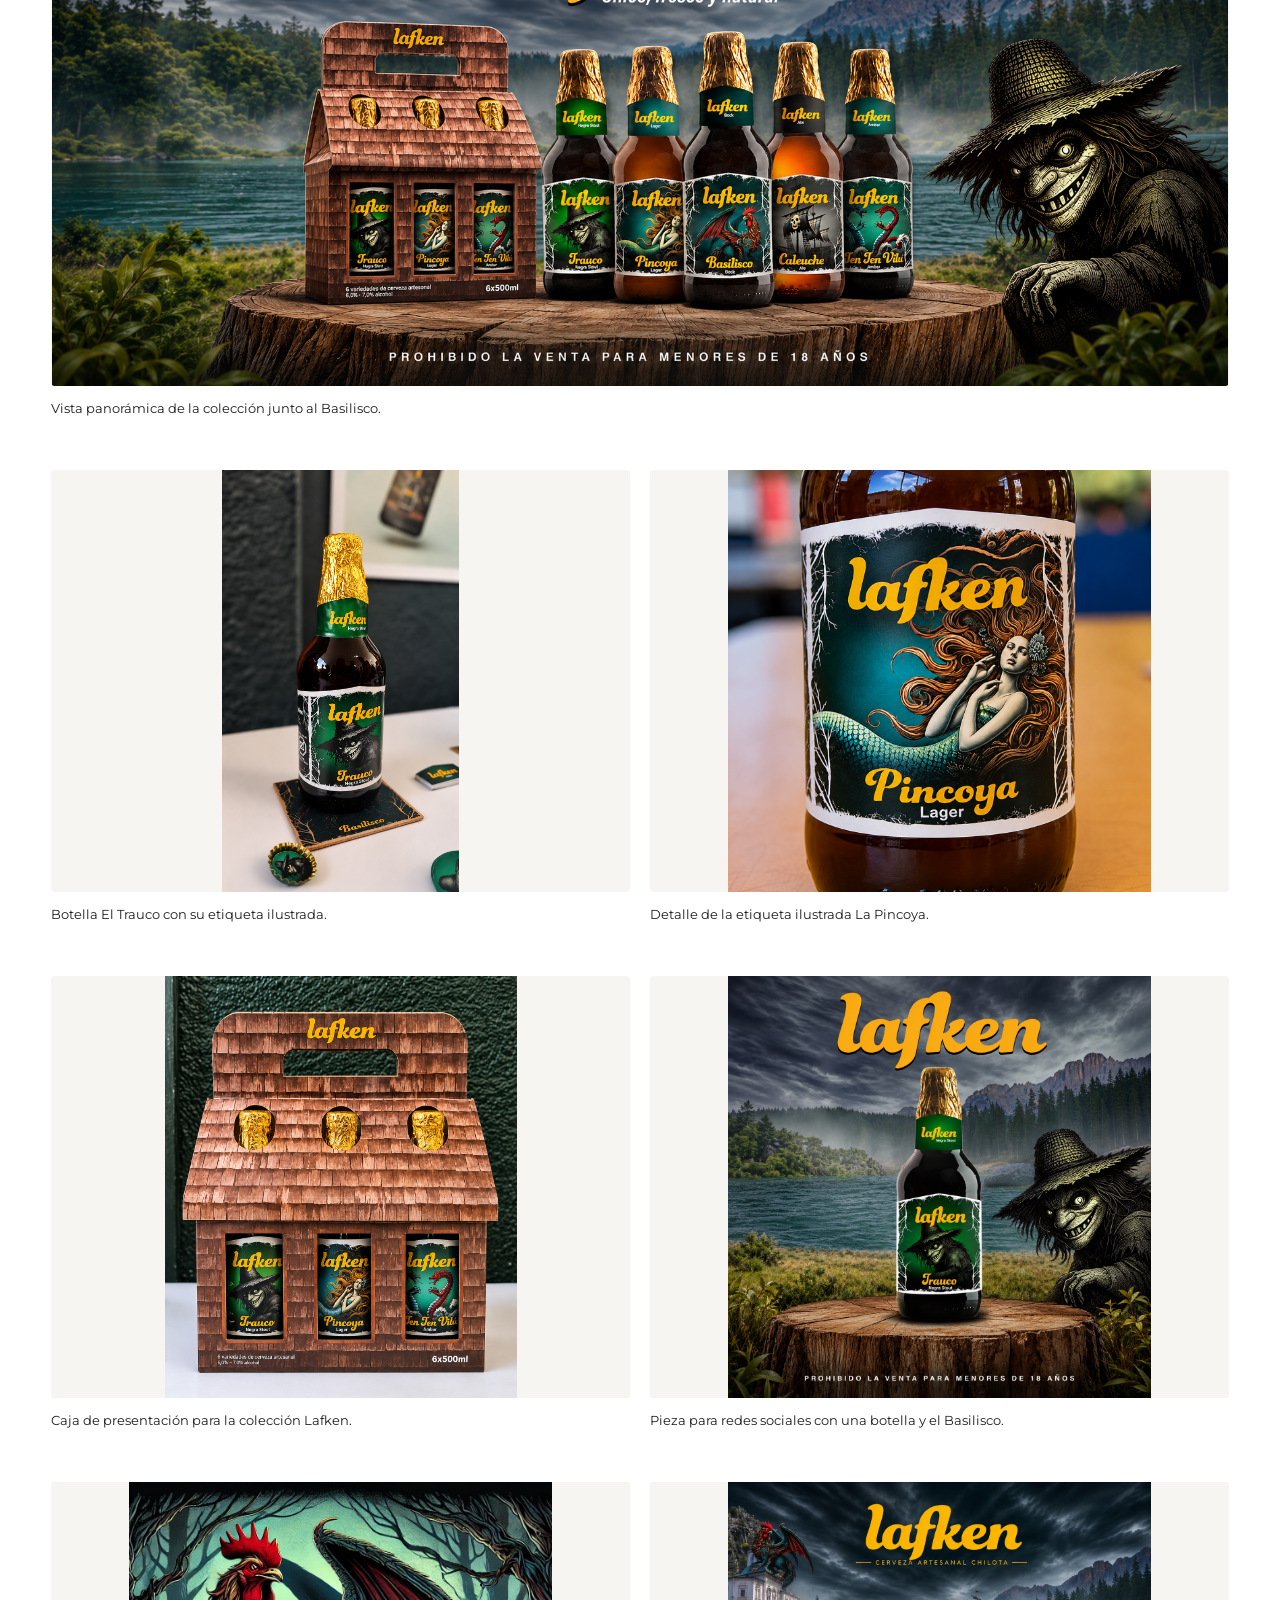
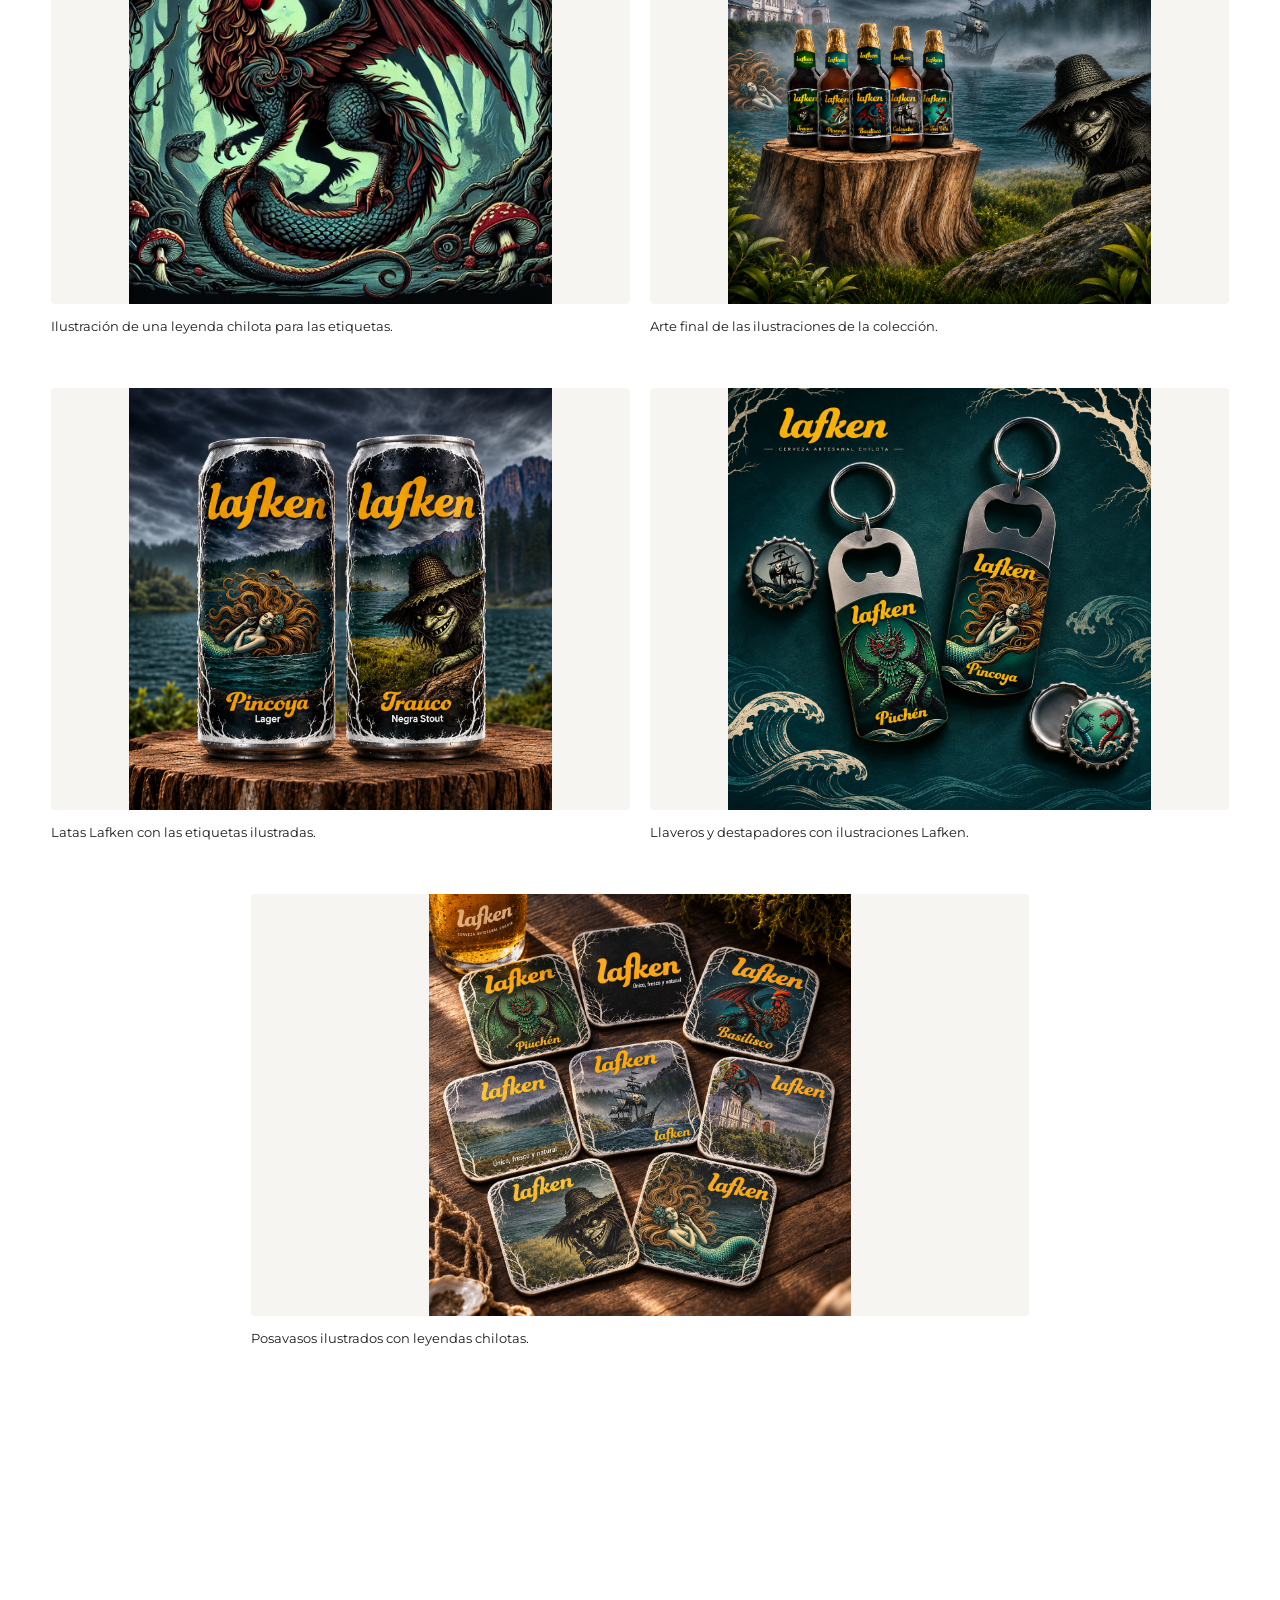
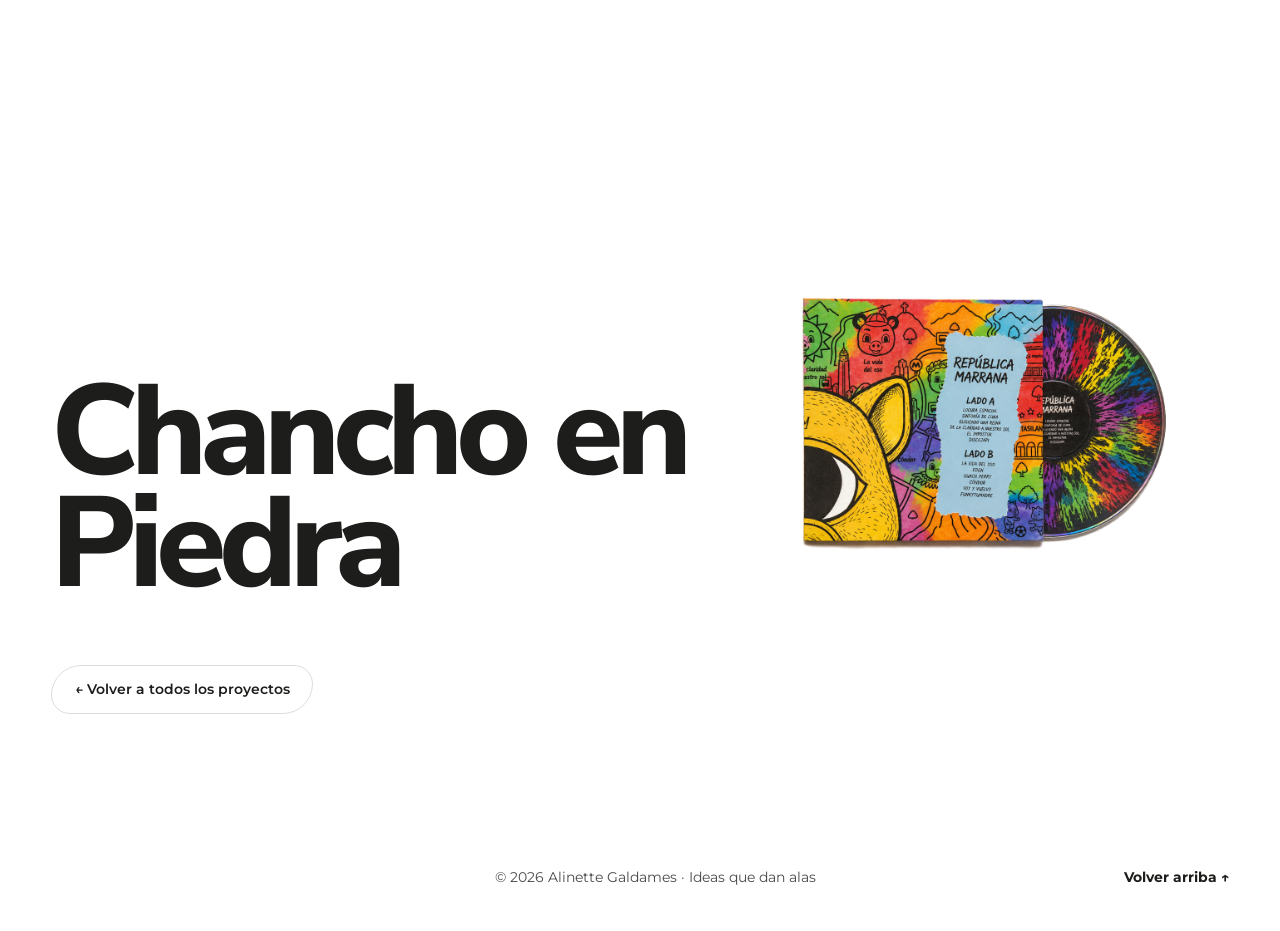
<file: lafken.html>
<!DOCTYPE html>
<html lang="es">
<head>
  <meta charset="UTF-8">
  <meta name="viewport" content="width=device-width, initial-scale=1.0">

  <!-- ✏️ Título de la pestaña y descripción -->
  <title>Lafken — ALITAS · Alinette Galdames</title>
  <meta name="description" content="Lafken: packaging de cervezas artesanales inspirado en las leyendas chilotas.">

  <link rel="preconnect" href="https://fonts.googleapis.com">
  <link rel="preconnect" href="https://fonts.gstatic.com" crossorigin>
  <link href="https://fonts.googleapis.com/css2?family=Montserrat:wght@400;500;600;700;800;900&family=Nunito+Sans:ital,wght@0,300;0,400;0,600;0,700;0,800;0,900;1,400&display=swap" rel="stylesheet">

  <link rel="stylesheet" href="css/styles.css?v=20261122c">
  <link rel="stylesheet" href="css/project-editorial.css">
  <script>document.documentElement.classList.add('js');</script>
</head>

<!-- "case--lafken" = estilos propios de este caso (fotografía a sangre) -->
<body class="case case--lafken case-editorial project-template is-entering">

  <a class="skip-link" href="#contenido">Saltar al contenido</a>

  <!-- =========================================================
       NAVEGACIÓN
       ========================================================= -->
  <header class="nav" id="nav">
    <div class="nav__inner">
      <a href="index.html" class="nav__logo" aria-label="ALITAS, ir a la portada">
        <img src="img/logo-alitas.svg" alt="" class="nav__logo-img">
      </a>
      <nav class="nav__links" aria-label="Principal">
        <a href="index.html#proyectos" class="nav__link"><span data-hover="Proyectos">Proyectos</span></a>
        <a href="index.html#sobre-mi"  class="nav__link"><span data-hover="Sobre mí">Sobre mí</span></a>
        <a href="index.html#contacto"  class="nav__link"><span data-hover="Contacto">Contacto</span></a>
      </nav>
      <a href="index.html#contacto" class="nav__cta">Hablemos</a>
      <button class="nav__toggle" aria-label="Abrir menú" aria-expanded="false" aria-controls="mobile-menu">
        <span></span><span></span>
      </button>
    </div>
  </header>

  <div class="mobile-menu" id="mobile-menu" aria-hidden="true">
    <nav class="mobile-menu__links" aria-label="Menú móvil">
      <a href="index.html#proyectos">Proyectos</a>
      <a href="index.html#sobre-mi">Sobre mí</a>
      <a href="index.html#contacto">Contacto</a>
    </nav>
    <p class="mobile-menu__foot">Ideas que dan alas</p>
  </div>


  <main id="contenido">
    <section class="project-header" data-bg="white">
      <div class="case-hero__top reveal-fade">
        <a href="index.html#proyectos" class="case-back"><span class="case-back__arrow">←</span> Todos los proyectos</a>
      </div>
      <div class="project-header__heading">
        <div><p class="project-header__meta">Branding · Packaging</p><h1>Lafken</h1></div>
      </div>
      <p class="project-header__description">Packaging de cervezas artesanales inspirado en leyendas chilotas.</p>
      <p class="project-header__team"><strong>Colaboradores:</strong> Constanza Díaz, Felipe Stuven y Alinette Galdames</p>
      <details class="project-details"><summary>Más sobre el proyecto</summary><div class="project-details__content"><h2>Leyendas que toman forma.</h2><p>Lafken es una propuesta de packaging para cervezas artesanales que lleva las leyendas chilotas a una colección de envases y etiquetas ilustradas.</p><h3>Objetivo y enfoque</h3><p>La propuesta traslada las leyendas a una identidad visual mediante ilustraciones aplicadas a etiquetas, envases y piezas gráficas.</p></div></details>
    </section>

    <section class="project-gallery" data-bg="white" aria-labelledby="galeria-titulo">
      <header class="project-gallery__head"><h2 id="galeria-titulo">Galería</h2><p>Identidad, packaging y aplicaciones.</p></header>
      <div class="gallery">
        <figure class="g-12">
          <div class="media media--16x9 reveal-img hover-zoom"><img src="img/Lafken/Fotografia%20principal%20del%20packaging.jpg" alt="Cinco botellas del packaging Lafken frente a un paisaje chilote"></div>
          <figcaption class="caption"><span class="caption__dot" aria-hidden="true"></span> Colección de botellas Lafken frente a un paisaje chilote.</figcaption>
        </figure>
        <figure class="g-12">
          <div class="media media--21x9 reveal-img hover-zoom"><img src="img/Lafken/Panoramica.png" alt="Panorámica de la colección de cervezas Lafken junto a una ilustración del Basilisco"></div>
          <figcaption class="caption"><span class="caption__dot" aria-hidden="true"></span> Vista panorámica de la colección junto al Basilisco.</figcaption>
        </figure>
        <figure class="g-6">
          <div class="media media--4x5 reveal-img hover-zoom"><img src="img/Lafken/Envase%201.png" alt="Botella Lafken con etiqueta inspirada en una leyenda chilota"></div>
          <figcaption class="caption"><span class="caption__dot" aria-hidden="true"></span> Botella El Trauco con su etiqueta ilustrada.</figcaption>
        </figure>
        <figure class="g-6">
          <div class="media media--1x1 reveal-img hover-zoom"><img src="img/Lafken/foto%20detalle%20lafken.jpg" alt="Detalle de la etiqueta Lafken Pincoya en una botella"></div>
          <figcaption class="caption"><span class="caption__dot" aria-hidden="true"></span> Detalle de la etiqueta ilustrada La Pincoya.</figcaption>
        </figure>
        <figure class="g-6">
          <div class="media media--4x5 reveal-img hover-zoom"><img src="img/Lafken/Packaging%20lafken.png" alt="Caja de presentación de cervezas Lafken con etiquetas inspiradas en leyendas chilotas"></div>
          <figcaption class="caption"><span class="caption__dot" aria-hidden="true"></span> Caja de presentación para la colección Lafken.</figcaption>
        </figure>
        <figure class="g-6 g-push">
          <div class="media media--1x1 reveal-img hover-zoom"><img src="img/Lafken/storie.jpg" alt="Historia de redes sociales de Lafken con una botella y una ilustración del Basilisco"></div>
          <figcaption class="caption"><span class="caption__dot" aria-hidden="true"></span> Pieza para redes sociales con una botella y el Basilisco.</figcaption>
        </figure>
        <figure class="g-6">
          <div class="media media--1x1 reveal-img hover-zoom"><img src="img/Lafken/Ilustraci%C3%B3n%20para%20etiquetas.JPG" alt="Ilustración de una leyenda chilota creada para las etiquetas Lafken"></div>
          <figcaption class="caption"><span class="caption__dot" aria-hidden="true"></span> Ilustración de una leyenda chilota para las etiquetas.</figcaption>
        </figure>
        <figure class="g-6">
          <div class="media media--1x1 reveal-img hover-zoom"><img src="img/Lafken/arte%20final.png" alt="Arte final de las ilustraciones para la colección Lafken"></div>
          <figcaption class="caption"><span class="caption__dot" aria-hidden="true"></span> Arte final de las ilustraciones de la colección.</figcaption>
        </figure>
        <figure class="g-6">
          <div class="media media--1x1 reveal-img hover-zoom"><img src="img/Lafken/Cervezas%20lata.png" alt="Cervezas Lafken en lata con sus etiquetas ilustradas"></div>
          <figcaption class="caption"><span class="caption__dot" aria-hidden="true"></span> Latas Lafken con las etiquetas ilustradas.</figcaption>
        </figure>
        <figure class="g-6">
          <div class="media media--1x1 reveal-img hover-zoom"><img src="img/Lafken/llaveros.png" alt="Llaveros y destapadores con ilustraciones de las leyendas Lafken"></div>
          <figcaption class="caption"><span class="caption__dot" aria-hidden="true"></span> Llaveros y destapadores con ilustraciones Lafken.</figcaption>
        </figure>
        <figure class="g-8 g-start-3">
          <div class="media media--1x1 reveal-img hover-zoom"><img src="img/Lafken/Posavasos.png" alt="Colección de posavasos Lafken con ilustraciones de leyendas chilotas"></div>
          <figcaption class="caption"><span class="caption__dot" aria-hidden="true"></span> Posavasos ilustrados con leyendas chilotas.</figcaption>
        </figure>
      </div>
    </section>

    <section class="case-next" data-bg="blue">
      <a href="chancho-en-piedra.html" class="case-next__link">
        <span class="case-next__title">Chancho en Piedra</span>
        <span class="case-next__media reveal-img"><img class="project-preview__image" src="img/chancho-en-piedra/vinilo-fondo-blanco.png" alt="Vinilo y reverso de la funda de República Marrana"></span>
      </a>
      <a href="index.html#proyectos" class="case-next__home">← Volver a todos los proyectos</a>
      <footer class="footer">
        <img src="img/logo-alitas.svg" alt="ALITAS" class="footer__logo-img">
        <p>© <span class="js-year">2026</span> Alinette Galdames · Ideas que dan alas</p>
        <a href="#contenido" class="footer__top">Volver arriba ↑</a>
      </footer>
    </section>
  </main>

  <script src="js/main.js?v=20261122c"></script>
</body>
</html>
</file>
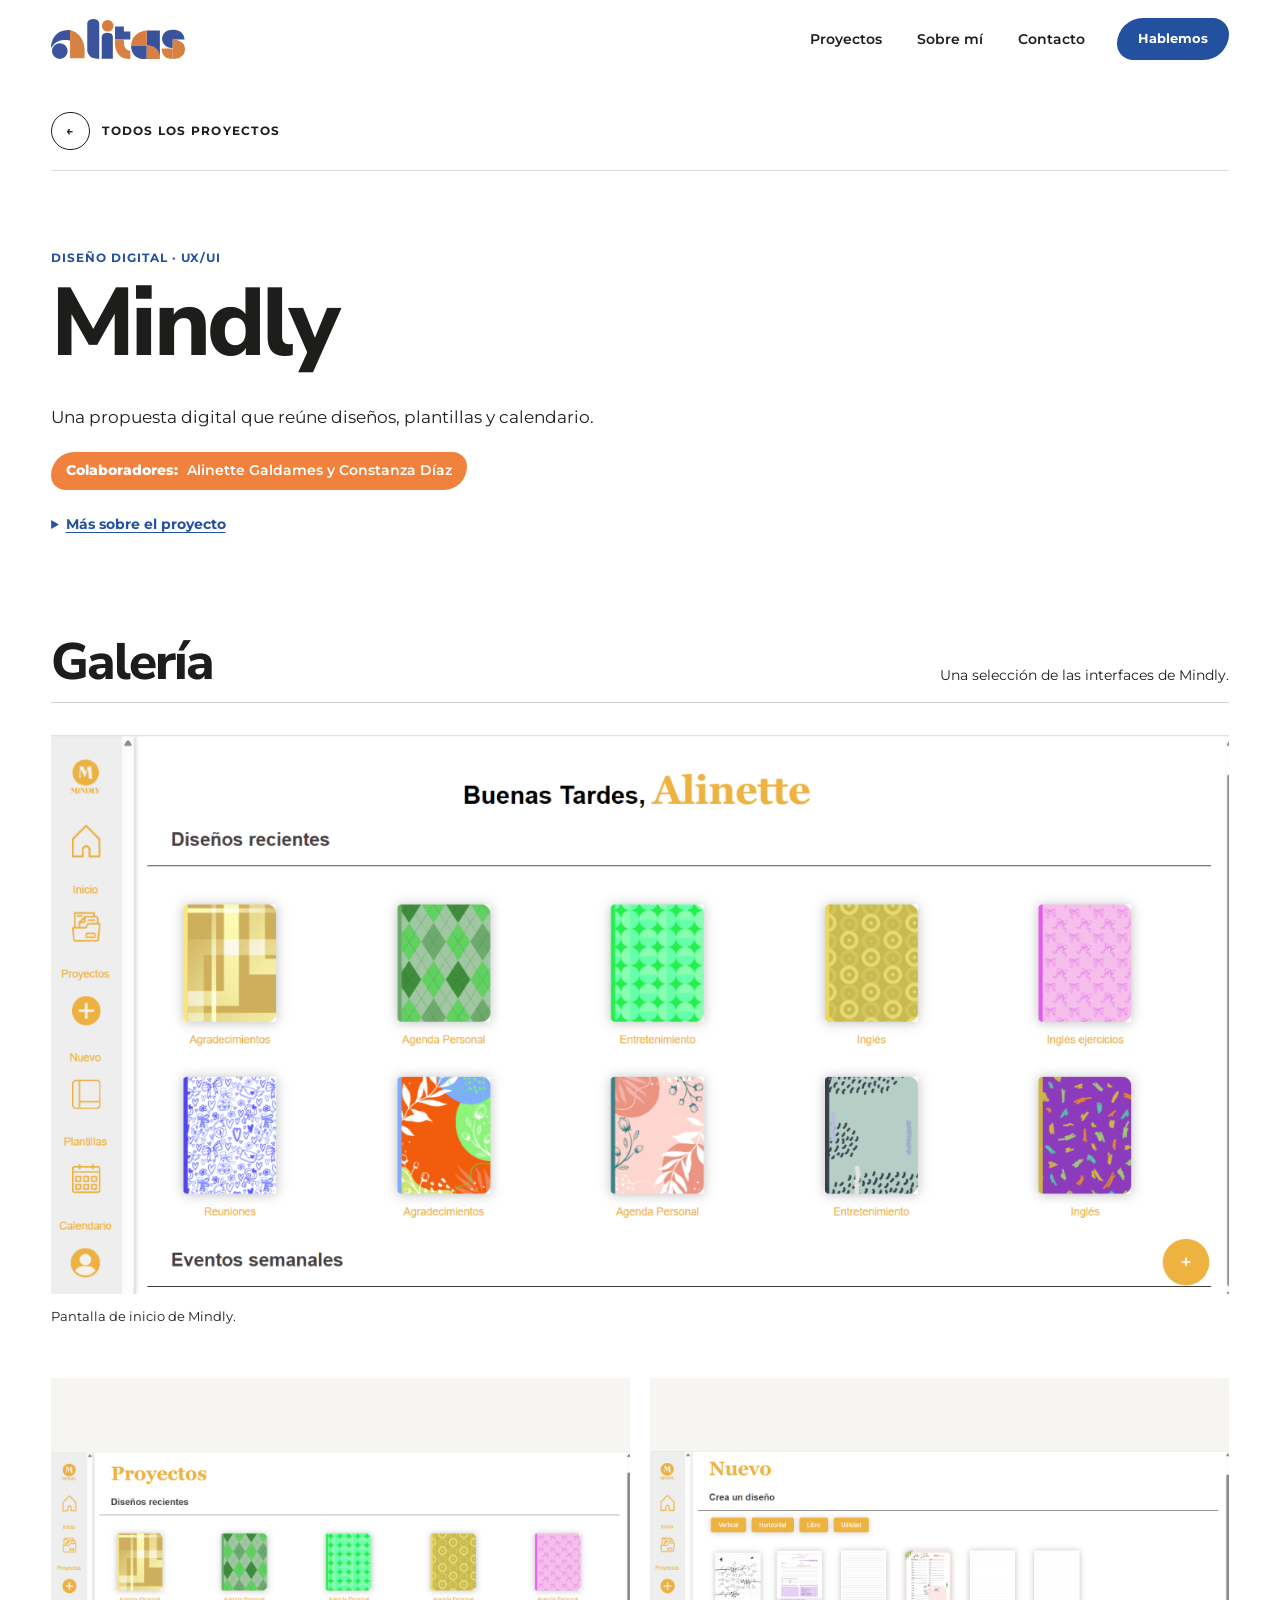
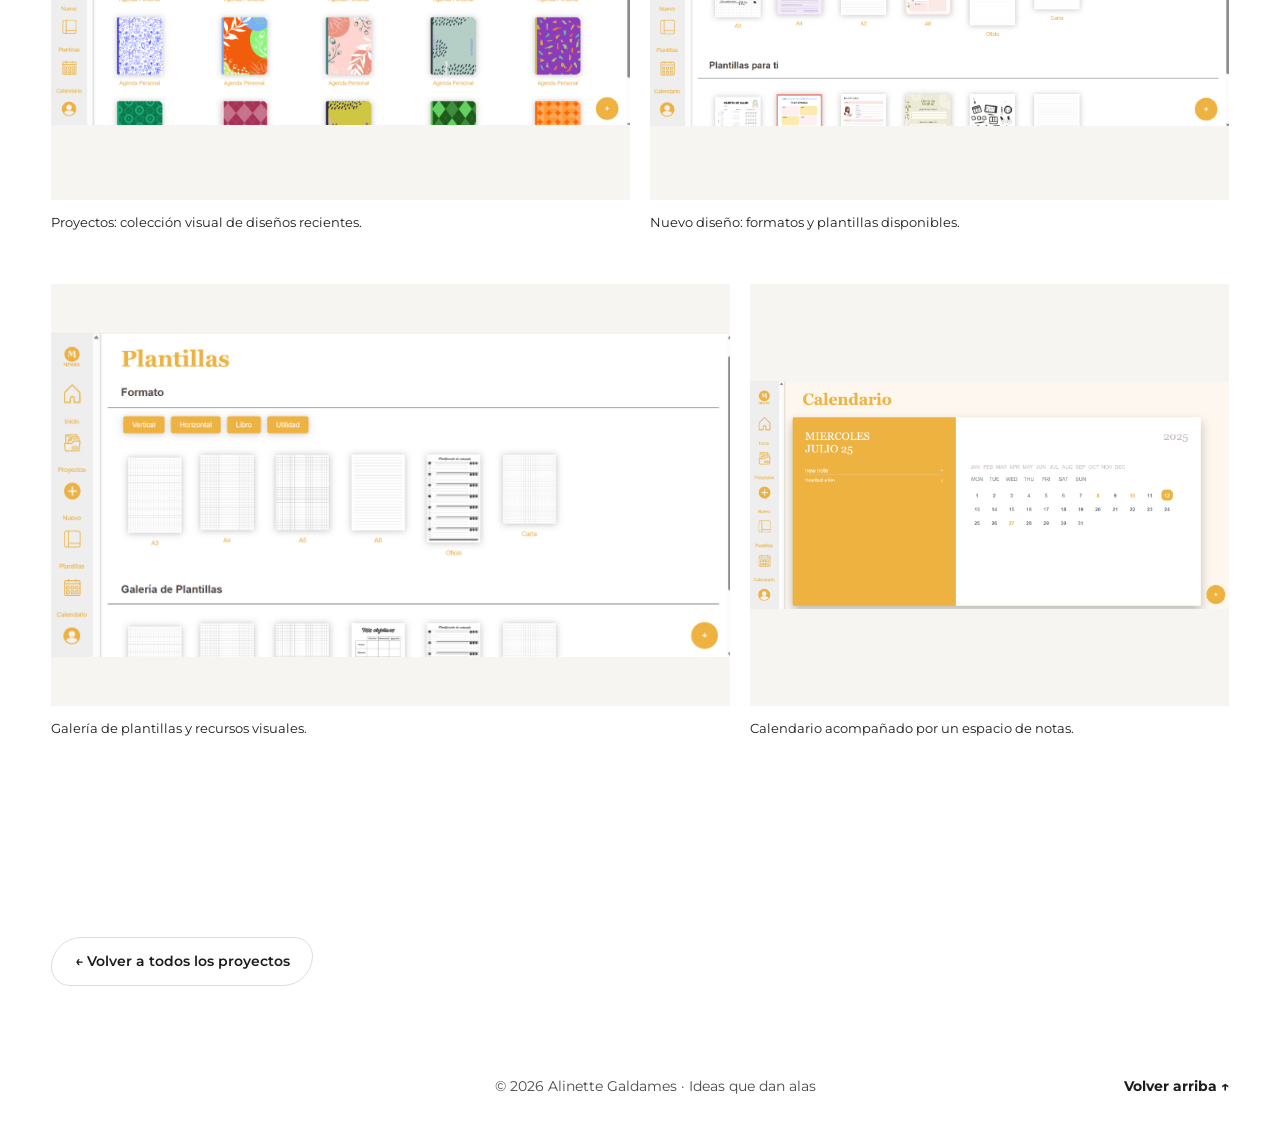
<file: mindly.html>
<!DOCTYPE html>
<html lang="es">
<head>
  <meta charset="UTF-8">
  <meta name="viewport" content="width=device-width, initial-scale=1.0">
  <title>Mindly — ALITAS · Alinette Galdames</title>
  <meta name="description" content="Mindly: proyecto de diseño digital y UX/UI con pantallas de diseños, plantillas y calendario.">
  <link rel="preconnect" href="https://fonts.googleapis.com">
  <link rel="preconnect" href="https://fonts.gstatic.com" crossorigin>
  <link href="https://fonts.googleapis.com/css2?family=Montserrat:wght@400;500;600;700;800;900&family=Nunito+Sans:ital,wght@0,300;0,400;0,600;0,700;0,800;0,900;1,400&display=swap" rel="stylesheet">
  <link rel="stylesheet" href="css/styles.css?v=20261122c">
  <link rel="stylesheet" href="css/project-editorial.css">
  <script>document.documentElement.classList.add('js');</script>
</head>
<body class="case case--mindly case-editorial project-template is-entering">
  <a class="skip-link" href="#contenido">Saltar al contenido</a>
  <header class="nav" id="nav">
    <div class="nav__inner">
      <a href="index.html" class="nav__logo" aria-label="ALITAS, ir a la portada"><img src="img/logo-alitas.svg" alt="" class="nav__logo-img"></a>
      <nav class="nav__links" aria-label="Principal">
        <a href="index.html#proyectos" class="nav__link"><span data-hover="Proyectos">Proyectos</span></a>
        <a href="index.html#sobre-mi" class="nav__link"><span data-hover="Sobre mí">Sobre mí</span></a>
        <a href="index.html#contacto" class="nav__link"><span data-hover="Contacto">Contacto</span></a>
      </nav>
      <a href="index.html#contacto" class="nav__cta">Hablemos</a>
      <button class="nav__toggle" aria-label="Abrir menú" aria-expanded="false" aria-controls="mobile-menu"><span></span><span></span></button>
    </div>
  </header>
  <div class="mobile-menu" id="mobile-menu" aria-hidden="true">
    <nav class="mobile-menu__links" aria-label="Menú móvil">
      <a href="index.html#proyectos">Proyectos</a>
      <a href="index.html#sobre-mi">Sobre mí</a>
      <a href="index.html#contacto">Contacto</a>
    </nav>
    <p class="mobile-menu__foot">Ideas que dan alas</p>
  </div>
  <main id="contenido">
    <section class="project-header" data-bg="white">
      <div class="case-hero__top reveal-fade"><a href="index.html#proyectos" class="case-back"><span class="case-back__arrow">←</span> Todos los proyectos</a></div>
      <div class="project-header__heading">
        <div><p class="project-header__meta">Diseño digital · UX/UI</p><h1>Mindly</h1></div>
      </div>
      <p class="project-header__description">Una propuesta digital que reúne diseños, plantillas y calendario.</p>
      <p class="project-header__team"><strong>Colaboradores:</strong> Alinette Galdames y Constanza Díaz</p>
      <details class="project-details"><summary>Más sobre el proyecto</summary><div class="project-details__content">
        <h2 id="mindly-concept-title">Una mirada a Mindly.</h2>
        <p>Una propuesta digital que reúne diseños, plantillas y calendario en una misma interfaz.</p>
        <p>Mindly presenta un espacio visual para consultar diseños recientes, explorar plantillas y acceder a un calendario.</p>
        <p>La interfaz combina una navegación lateral con vistas de proyectos, formatos y recursos gráficos. Las imágenes muestran las pantallas compartidas del proyecto.</p>
      </div></details>
    </section>
    <section class="project-gallery" data-bg="white" aria-labelledby="mindly-results-title">
      <header class="project-gallery__head"><h2 id="mindly-results-title">Galería</h2><p>Una selección de las interfaces de Mindly.</p></header>
      <div class="gallery">
        <figure class="g-12">
          <div class="project-image"><img src="img/mindly/inicio.png" alt="Pantalla de inicio de Mindly con diseños recientes y navegación lateral" fetchpriority="high"></div>
          <figcaption class="caption">Pantalla de inicio de Mindly.</figcaption>
        </figure>
        <figure class="g-6">
          <div class="project-image"><img src="img/mindly/proyectos.png" alt="Vista de proyectos de Mindly con una colección de diseños" loading="lazy" decoding="async"></div>
          <figcaption class="caption">Proyectos: colección visual de diseños recientes.</figcaption>
        </figure>
        <figure class="g-6">
          <div class="project-image"><img src="img/mindly/nuevo.png" alt="Pantalla Nuevo de Mindly con formatos y plantillas para crear un diseño" loading="lazy" decoding="async"></div>
          <figcaption class="caption">Nuevo diseño: formatos y plantillas disponibles.</figcaption>
        </figure>
        <figure class="g-7">
          <div class="project-image"><img src="img/mindly/plantillas.png" alt="Galería de plantillas de Mindly organizada por formato" loading="lazy" decoding="async"></div>
          <figcaption class="caption">Galería de plantillas y recursos visuales.</figcaption>
        </figure>
        <figure class="g-5">
          <div class="project-image"><img src="img/mindly/calendario.png" alt="Pantalla de calendario de Mindly con una sección de notas" loading="lazy" decoding="async"></div>
          <figcaption class="caption">Calendario acompañado por un espacio de notas.</figcaption>
        </figure>
      </div>
    </section>
    <section class="case-next case-next--return" data-bg="blue">
      <a href="index.html#proyectos" class="case-next__home">← Volver a todos los proyectos</a>
      <footer class="footer">
        <img src="img/logo-alitas.svg" alt="ALITAS" class="footer__logo-img">
        <p>© <span class="js-year">2026</span> Alinette Galdames · Ideas que dan alas</p>
        <a href="#contenido" class="footer__top">Volver arriba ↑</a>
      </footer>
    </section>
  </main>
  <script src="js/main.js?v=20261122c"></script>
</body>
</html>
</file>
<file: css/styles.css>
/* ==========================================================================
   ALITAS · Portafolio de Alinette Galdames
   --------------------------------------------------------------------------
   ÍNDICE
   01. Variables (colores, tipografías, medidas)  ← lo más fácil de modificar
   02. Base y reset
   03. Utilidades: logo, isotipo e imágenes temporales
   04. Animaciones de aparición (reveal)
   05. Intro (cortina de entrada)
   06. Navegación + menú móvil
   07. Hero / portada
   08. Franja en movimiento (marquee)
   09. Frase declaración
   10. Proyectos
   11. Sobre mí
   12. Contacto + footer
   13. Responsive (tablet y celular)
   14. Movimiento reducido (accesibilidad)
   ========================================================================== */


/* ==========================================================================
   01. VARIABLES
   ✏️ Cambia aquí los colores, tipografías y espacios de toda la web.
   ========================================================================== */
:root {
  /* Paleta ALITAS */
  --azul:    #23509F;
  --naranjo: #F0823D;
  --naranjo-contraste: #F0823D;
  --beige:   #F7E4D3;
  --negro:   #1D1D1B;
  --blanco:  #FFFFFF;

  /* Tipografías */
  --font-title: "Nunito Sans", system-ui, sans-serif;  /* titulares */
  --font-body:  "Montserrat", system-ui, sans-serif;   /* textos */
  --radius-organic: 2rem 1.25rem 2rem 1.25rem;

  /* Márgenes laterales de la página (se adaptan al ancho de pantalla) */
  --gutter: clamp(1.25rem, 4vw, 3.5rem);

  /* Espacio vertical entre secciones */
  --section-space: clamp(6rem, 14vw, 13rem);

  /* Curva de animación: rápida al inicio, suave al final (sensación "elegante") */
  --ease-out: cubic-bezier(0.16, 1, 0.3, 1);
  --ease-in-out: cubic-bezier(0.65, 0, 0.35, 1);

  /* Colores "activos": cambian según la sección (ver bloque de temas abajo) */
  --bg: var(--blanco);
  --fg: var(--negro);
  --accent: var(--azul);
  --line-color: rgba(29, 29, 27, 0.15);
}

/* TEMAS POR SECCIÓN
   Cada <section data-bg="..."> le dice al JavaScript qué tema poner en <body>.
   El fondo cambia con una transición suave al hacer scroll. */
body[data-theme="white"] { --bg: var(--blanco); --fg: var(--negro);  --accent: var(--azul);    --line-color: rgba(29,29,27,.15); }
body[data-theme="beige"] { --bg: var(--beige);  --fg: var(--negro);  --accent: var(--azul);    --line-color: rgba(29,29,27,.18); }
body[data-theme="blue"]  { --bg: var(--azul);   --fg: var(--blanco); --accent: var(--naranjo); --line-color: rgba(255,255,255,.25); }
body[data-theme="black"] { --bg: var(--negro);  --fg: var(--beige);  --accent: var(--naranjo); --line-color: rgba(247,228,211,.2); }
body.case--cinefilo:not([data-theme]) { --bg: var(--negro); --fg: var(--beige); --accent: var(--naranjo); --line-color: rgba(247,228,211,.2); }


/* ==========================================================================
   02. BASE Y RESET
   ========================================================================== */
*,
*::before,
*::after { box-sizing: border-box; margin: 0; padding: 0; }

html { scroll-behavior: smooth; -webkit-text-size-adjust: 100%; }

body {
  font-family: var(--font-body);
  font-size: clamp(1rem, 0.95rem + 0.25vw, 1.15rem);
  line-height: 1.6;
  color: var(--fg);
  background-color: var(--bg);
  /* Esta transición es la que hace el cambio suave de color entre secciones */
  transition: background-color 0.9s var(--ease-in-out), color 0.9s var(--ease-in-out);
  -webkit-font-smoothing: antialiased;
  overflow-x: hidden;
}

/* Mientras carga la intro, no se puede hacer scroll */
body.is-loading { overflow: hidden; }

img { display: block; max-width: 100%; }
a { color: inherit; text-decoration: none; }
ul { list-style: none; }
button { font: inherit; color: inherit; background: none; border: 0; cursor: pointer; }

h1, h2, h3 {
  font-family: var(--font-title);
  font-weight: 800;
  line-height: 0.95;
  letter-spacing: -0.04em;
}

em { font-style: italic; font-weight: 500; }

::selection { background: var(--naranjo); color: var(--negro); }

:focus-visible { outline: 2px solid var(--naranjo); outline-offset: 4px; }

.skip-link {
  position: fixed; top: 1rem; left: 1rem; z-index: 200;
  padding: .6rem 1rem; background: var(--negro); color: var(--blanco);
  transform: translateY(-200%); transition: transform .3s;
}
.skip-link:focus { transform: none; }

/* Etiquetas pequeñas tipo "( Sobre mí )" */
.statement__label,
.about__label,
.contact__label {
  font-family: var(--font-title);
  font-size: 0.8rem;
  font-weight: 600;
  letter-spacing: 0.12em;
  text-transform: uppercase;
}


/* ==========================================================================
   03. UTILIDADES: LOGO, ISOTIPO E IMÁGENES TEMPORALES
   ========================================================================== */

/* --- Espacio temporal del LOGO (bórralo cuando pongas tu archivo) --- */
.logo-slot {
  display: inline-flex; align-items: center; justify-content: center;
  height: 2.4rem; padding: 0 1rem;
  border: 1.5px dashed currentColor; border-radius: 999px;
  font-family: var(--font-title); font-size: .72rem; font-weight: 700;
  letter-spacing: .1em; text-transform: uppercase;
  opacity: .8;
}
/* Logo de navegación */
.nav__logo-img {
  display: block; width: auto; height: 2.5rem;
  max-width: min(34vw, 11rem);
}
body[data-theme="blue"] .nav__logo-img,
body[data-theme="black"] .nav__logo-img,
body[data-theme="orange"] .nav__logo-img,
body.case--cinefilo:not([data-theme]) .nav__logo-img,
.menu-open .nav__logo-img { filter: brightness(0) invert(1); }

.footer__logo-img { display: block; width: min(8.5rem, 40vw); height: auto; }
.contact .footer__logo-img,
.case-next .footer__logo-img { filter: brightness(0) invert(1); }

/* --- Espacio temporal del ISOTIPO --- */
.iso-slot {
  display: inline-flex; align-items: center; justify-content: center;
  width: 4.5rem; aspect-ratio: 1;
  border: 1.5px dashed currentColor; border-radius: 50%;
  font-family: var(--font-title); font-size: .6rem; font-weight: 700;
  letter-spacing: .08em; text-transform: uppercase;
}
.iso-img { width: 4.5rem; height: auto; }

/* Animación del isotipo: flota suavemente, como un ala planeando */
.iso-slot--float,
.hero__claim .iso-img {
  color: var(--azul);
  animation: float 6s var(--ease-in-out) infinite;
}
@keyframes float {
  0%, 100% { transform: translateY(0) rotate(-4deg); }
  50%      { transform: translateY(-12px) rotate(4deg); }
}

/* --- IMÁGENES TEMPORALES (.ph = placeholder)
   Son composiciones hechas solo con CSS para que la web se vea bien
   antes de tener fotos. Cuando tengas tu imagen, borra el <div class="ph">
   y pon un <img> dentro del <figure>: se ajustará solo. --- */
.ph {
  position: absolute; inset: 0;
  overflow: hidden;
}
.ph__label {
  position: absolute; left: 1rem; bottom: 1rem; z-index: 2;
  font-family: var(--font-title); font-size: .65rem; font-weight: 700;
  letter-spacing: .12em; text-transform: uppercase;
  padding: .35rem .7rem; border-radius: 999px;
  background: rgba(255,255,255,.85); color: var(--negro);
}

/* Hero: sol naranjo + arco beige sobre azul */
.ph--hero { background: var(--azul); }
.ph__shape { position: absolute; border-radius: 50%; }
.ph__shape--sun {
  width: 46%; aspect-ratio: 1; top: 14%; right: 12%;
  background: var(--naranjo);
  animation: sun 9s var(--ease-in-out) infinite;
}
.ph__shape--arc {
  width: 130%; aspect-ratio: 1; left: -15%; top: 58%;
  background: var(--beige);
}
@keyframes sun { 50% { transform: translateY(-8%); } }

/* Cinéfilo: interfaz web abstracta sobre negro */
.ph--cinefilo {
  background: var(--negro);
  display: grid; grid-template-columns: repeat(3, 1fr); gap: 4%;
  align-content: center; padding: 10% 8%;
}
.ph__ui { border-radius: 10px; }
.ph__ui--bar {
  grid-column: 1 / -1; height: 0; padding-bottom: 6%;
  background: rgba(247,228,211,.15);
}
.ph__ui--card { aspect-ratio: 2 / 3; background: var(--azul); position: relative; }
.ph__ui--card:nth-child(3) { background: var(--naranjo); transform: translateY(-8%); }
.ph__ui--card:nth-child(4) { background: var(--beige); }
.ph__ui--card::after { /* "estrellas" de reseña */
  content: "★★★★☆"; position: absolute; left: 8%; bottom: 6%;
  font-size: clamp(.5rem, 1vw, .9rem); color: var(--negro); opacity: .7;
}
.ph__ui--card:nth-child(2)::after { color: var(--beige); }

/* Lafken (mar): olas beige y caja naranja sobre azul */
.ph--lafken { background: var(--azul); }
.ph__wave {
  position: absolute; left: -20%; right: -20%; height: 40%; bottom: -12%;
  background: var(--beige); border-radius: 50% 50% 0 0;
}
.ph__wave--2 { bottom: -22%; background: var(--blanco); opacity: .9; left: -40%; }
.ph__box {
  position: absolute; width: 38%; aspect-ratio: 3 / 4.4; left: 31%; top: 22%;
  background: var(--naranjo); border-radius: 6px;
  box-shadow: 18px 18px 0 rgba(29,29,27,.25);
}

/* Chancho en Piedra: vinilo negro saliendo de su funda */
.ph--vinilo { background: var(--naranjo); }
.ph__record {
  position: absolute; width: 62%; aspect-ratio: 1; top: 19%; left: 30%;
  border-radius: 50%;
  background:
    radial-gradient(circle, var(--beige) 0 12%, var(--negro) 12.5% 14%, transparent 14.5%),
    repeating-radial-gradient(circle, #2a2a28 0 2px, var(--negro) 2px 5px);
  animation: spin 14s linear infinite;
}
.ph__sleeve {
  position: absolute; width: 58%; aspect-ratio: 1; top: 21%; left: 10%;
  background: var(--beige);
  box-shadow: 10px 10px 0 rgba(29,29,27,.15);
}
@keyframes spin { to { transform: rotate(360deg); } }

/* Retrato: degradado cálido */
.ph--portrait {
  background:
    radial-gradient(circle at 50% 38%, var(--beige) 0 18%, transparent 18.5%),
    radial-gradient(ellipse at 50% 100%, var(--beige) 0 38%, transparent 38.5%),
    var(--naranjo);
}


/* ==========================================================================
   04. ANIMACIONES DE APARICIÓN (REVEAL)
   El JavaScript agrega la clase "is-visible" cuando el elemento entra en
   pantalla. Solo se esconden si JS está activo (clase .js en <html>).
   ✏️ Para cambiar la velocidad, modifica los segundos de "transition".
   ========================================================================== */

/* A) Titulares línea por línea: cada línea sube desde una "máscara" */
.line {
  display: block; overflow: hidden;
  padding: .2em 0; margin: -.2em 0;
}
.line > span { display: inline-block; }

.js .line > span {
  transform: translateY(110%);
  transition: transform 1.2s var(--ease-out);
  transition-delay: calc(var(--i, 0) * 0.09s); /* --i lo pone el JS: 0, 1, 2... */
}
.js .is-visible .line > span { transform: translateY(0); }

/* B) Texto que sube con opacidad */
.js .reveal-up {
  opacity: 0; transform: translateY(40px);
  transition: opacity 1s var(--ease-out), transform 1.2s var(--ease-out);
  transition-delay: var(--delay, 0s);
}
.js .reveal-up.is-visible { opacity: 1; transform: none; }

/* C) Aparición solo con opacidad */
.js .reveal-fade {
  opacity: 0;
  transition: opacity 1.2s var(--ease-out);
  transition-delay: var(--delay, 0s);
}
.js .reveal-fade.is-visible { opacity: 1; }

/* D) Imágenes que se revelan con un barrido de abajo hacia arriba
      mientras la imagen interior se "acerca" un poco */
/*    (el recorte se aplica a la imagen interior y no al <figure>, para que
      el JavaScript pueda detectar el <figure> cuando entra en pantalla) */
.reveal-img { position: relative; overflow: hidden; }
.js .reveal-img > * {
  clip-path: inset(100% 0 0 0);
  transform: scale(1.25);
  transition: clip-path 1.4s var(--ease-out), transform 1.8s var(--ease-out);
}
.js .reveal-img.is-visible > * { clip-path: inset(0 0 0 0); transform: scale(1); }


/* ==========================================================================
   05. INTRO (cortina de entrada)
   ✏️ Si no quieres intro, borra el <div class="intro"> del HTML.
   ========================================================================== */
.intro { display: none; }
.js .intro {
  position: fixed; inset: 0; z-index: 300;
  display: grid; place-items: center;
  padding: 2rem var(--gutter);
  background: var(--beige); color: var(--azul);
  transition: transform 1.1s var(--ease-in-out);
}
.intro__word {
  display: block; max-width: 100%; text-align: center;
  font-family: var(--font-title); font-weight: 800;
  font-size: clamp(2rem, 8vw, 8rem); line-height: 1;
  letter-spacing: -0.05em;
  animation: introWord 0.9s var(--ease-out) both, introColor .65s ease-in-out infinite alternate;
}
@keyframes introWord {
  from { opacity: 0; transform: translateY(30px); filter: blur(6px); }
  to   { opacity: 1; transform: none; filter: none; }
}
@keyframes introColor {
  to { color: var(--naranjo); }
}
/* Cuando termina, la cortina sube y desaparece */
.intro.is-done { transform: translateY(-100%); }


/* ==========================================================================
   06. NAVEGACIÓN + MENÚ MÓVIL
   ========================================================================== */
.nav {
  position: fixed; top: 0; left: 0; right: 0; z-index: 100;
  padding: 1.1rem var(--gutter);
  transition: transform .6s var(--ease-out), background-color .6s, color .9s;
}
/* Al bajar se esconde; al subir vuelve a aparecer (lo controla el JS) */
.nav.is-hidden { transform: translateY(-110%); }
/* Fondo con desenfoque cuando ya hiciste scroll */
.nav.is-scrolled {
  background: color-mix(in srgb, var(--bg) 82%, transparent);
  backdrop-filter: blur(14px); -webkit-backdrop-filter: blur(14px);
}
/* Sobre el fondo azul, la navegación mantiene texto blanco de alto contraste. */
body[data-theme="blue"] .nav { color: var(--blanco); }
body[data-theme="blue"] .nav.is-scrolled { background: var(--azul); }
body[data-theme="blue"] .nav__link span::after { color: var(--naranjo); }

.nav__inner { display: flex; align-items: center; gap: 2rem; }
.nav__logo { margin-right: auto; display: flex; align-items: center; }

.nav__links { display: flex; gap: 2.2rem; }

/* Efecto hover: el texto "rueda" hacia arriba y aparece otra copia */
.nav__link {
  font-family: var(--font-title); font-size: .85rem; font-weight: 600;
  overflow: hidden; display: inline-block; line-height: 1.4;
}
.nav__link span { display: inline-block; position: relative; transition: transform .5s var(--ease-out); }
.nav__link span::after {
  content: attr(data-hover);
  position: absolute; left: 0; top: 100%;
  color: var(--azul);
}
body[data-theme="blue"] .nav__link span::after { color: var(--naranjo); }
body[data-theme="black"] .nav__link span::after { color: #c3d6ff; }
.nav__link:hover span,
.nav__link:focus-visible span { transform: translateY(-100%); }

.nav__cta {
  font-family: var(--font-title); font-size: .8rem; font-weight: 700;
  padding: .7rem 1.3rem; border-radius: var(--radius-organic);
  background: var(--azul); color: var(--blanco);
  transition: background-color .4s, color .4s, transform .4s var(--ease-out);
}
.nav__cta { border: 0; cursor: pointer; }
body[data-theme="blue"] .nav__cta { background: var(--blanco); color: var(--azul); }
.nav__cta:hover,
.nav__cta:focus-visible { background: var(--azul); color: var(--blanco); transform: translateY(-2px); }
body[data-theme="blue"] .nav__cta:hover,
body[data-theme="blue"] .nav__cta:focus-visible { background: var(--naranjo-contraste); color: var(--blanco); }

/* Botón hamburguesa (2 líneas que se convierten en X) */
.nav__toggle {
  display: none; width: 2.75rem; height: 2.75rem; position: relative;
  border-radius: 50%; border: 0;
  transition: background-color .25s, color .25s;
}
.nav__toggle:hover,
.nav__toggle:focus-visible { background: var(--azul); color: var(--blanco); }
body[data-theme="blue"]:not(.menu-open) .nav__toggle:hover,
body[data-theme="blue"]:not(.menu-open) .nav__toggle:focus-visible { background: var(--naranjo-contraste); color: var(--blanco); }
.nav__toggle span {
  position: absolute; left: 25%; right: 25%; height: 1.5px; background: currentColor;
  transition: transform .35s var(--ease-out), top .35s var(--ease-out);
}
.nav__toggle span:first-child { top: 42%; }
.nav__toggle span:last-child  { top: 58%; }
.menu-open .nav__toggle span:first-child { top: 50%; transform: rotate(45deg); }
.menu-open .nav__toggle span:last-child  { top: 50%; transform: rotate(-45deg); }
.menu-open .nav__toggle:hover,
.menu-open .nav__toggle:focus-visible { background: var(--blanco); color: var(--azul); }

/* Menú móvil a pantalla completa: baja como una cortina */
.mobile-menu {
  position: fixed; inset: 0; z-index: 90;
  border: 1px solid transparent;
  background:
    linear-gradient(var(--azul), var(--azul)) padding-box,
    linear-gradient(135deg, var(--naranjo), rgba(247, 228, 211, .5) 48%, var(--naranjo)) border-box;
  color: var(--blanco);
  display: flex; flex-direction: column; justify-content: center;
  padding: clamp(7rem, 16vh, 10rem) var(--gutter) max(2rem, env(safe-area-inset-bottom));
  overflow-x: hidden; overflow-y: auto; overscroll-behavior: contain;
  clip-path: inset(0 0 100% 0);
  transition: clip-path .8s var(--ease-in-out);
  visibility: hidden;
}
.mobile-menu::before {
  content: ""; position: absolute; z-index: 0; pointer-events: none;
  width: clamp(18rem, 55vw, 42rem); aspect-ratio: 1;
  top: 50%; right: clamp(-18rem, -22vw, -8rem); transform: translateY(-50%);
  border: 1px solid rgba(255, 255, 255, .18); border-radius: 50%;
  box-shadow:
    0 0 0 2rem rgba(240, 130, 61, .035),
    0 0 0 5rem rgba(255, 255, 255, .035),
    0 0 0 8rem rgba(240, 130, 61, .025);
}
.menu-open .mobile-menu { clip-path: inset(0 0 0 0); visibility: visible; }
.menu-open .nav { color: var(--blanco); background: transparent; backdrop-filter: none; }
.menu-open .nav__cta { display: none; }

.mobile-menu__links,
.mobile-menu__contact,
.mobile-menu__foot { position: relative; z-index: 1; }
.mobile-menu__links { display: grid; gap: .25rem; }
.mobile-menu__links a {
  display: flex; align-items: center; gap: .8rem;
  font-family: var(--font-title); font-weight: 800;
  font-size: clamp(2.8rem, 13vw, 5rem); letter-spacing: -0.04em; line-height: 1.15;
  opacity: 0; transform: translate3d(0, 1rem, 0);
  transition: opacity .45s, transform .55s var(--ease-out), color .3s;
}
.mobile-menu__links a::after {
  content: ""; flex: 0 0 .28em; width: .28em; aspect-ratio: 1;
  border-radius: 50%; background: var(--naranjo);
  opacity: 0; transform: scale(.45);
  transition: opacity .3s, transform .35s var(--ease-out);
}
.mobile-menu__links a:hover,
.mobile-menu__links a:focus-visible,
.mobile-menu__links a:active { color: var(--naranjo); transform: translate3d(.35rem, 0, 0); }
.mobile-menu__links a:hover::after,
.mobile-menu__links a:focus-visible::after,
.mobile-menu__links a:active::after {
  opacity: 1; transform: scale(1);
}
.menu-open .mobile-menu__links a { opacity: 1; transform: none; }
/* Cada enlace aparece un poquito después del anterior */
.menu-open .mobile-menu__links a:nth-child(1) { transition-delay: .25s; }
.menu-open .mobile-menu__links a:nth-child(2) { transition-delay: .32s; }
.menu-open .mobile-menu__links a:nth-child(3) { transition-delay: .39s; }
.menu-open .mobile-menu__links a:hover,
.menu-open .mobile-menu__links a:focus-visible,
.menu-open .mobile-menu__links a:active { transform: translate3d(.35rem, 0, 0); }

.mobile-menu__contact {
  display: inline-flex; align-items: center; gap: .7rem;
  align-self: flex-start; margin-top: clamp(1.5rem, 5vh, 3rem);
  padding: .8rem 1.2rem; border: 1px solid rgba(247, 228, 211, .55); border-radius: var(--radius-organic);
  color: var(--blanco); font-family: var(--font-title); font-size: .9rem; font-weight: 700;
  transition: background-color .25s, color .25s, border-color .25s;
}
.mobile-menu__contact:hover,
.mobile-menu__contact:focus-visible,
.mobile-menu__contact:active { background: var(--naranjo-contraste); border-color: var(--naranjo-contraste); color: var(--blanco); }

.mobile-menu__foot {
  margin-top: auto; padding-top: 2rem; font-family: var(--font-title); font-weight: 600;
  font-size: .8rem; letter-spacing: .12em; text-transform: uppercase; color: var(--beige);
}

/* Ventana de contacto */
.contact-modal {
  width: min(42rem, calc(100vw - 2rem));
  max-width: none; max-height: min(92svh, 54rem);
  margin: auto; padding: 0; overflow: auto;
  border: 1px solid rgba(29, 29, 27, .12); border-radius: 1rem;
  background: var(--blanco); color: var(--negro);
  box-shadow: 0 2rem 6rem rgba(0, 0, 0, .28);
}
.contact-modal::backdrop { background: rgba(15, 24, 42, .68); backdrop-filter: blur(5px); }
.contact-modal__content { padding: clamp(1.35rem, 5vw, 3rem); }
.contact-modal__head {
  position: sticky; top: 0; z-index: 1;
  display: flex; align-items: flex-start; justify-content: space-between; gap: 1rem;
  padding: .25rem 0 .75rem; background: var(--blanco);
}
.contact-modal__eyebrow {
  margin-bottom: .8rem; color: var(--azul); font-family: var(--font-title);
  font-size: .7rem; font-weight: 700; letter-spacing: .12em;
}
.contact-modal__head h2 {
  max-width: 13ch; color: var(--azul);
  font-size: clamp(2rem, 6vw, 3.4rem); line-height: 1;
}
.contact-modal__close {
  display: grid; flex: 0 0 2.75rem; place-items: center;
  width: 2.75rem; height: 2.75rem; border-radius: 50%;
  background: var(--azul); color: var(--blanco);
  transition: background-color .25s, transform .3s var(--ease-out);
}
.contact-modal__close:hover,
.contact-modal__close:focus-visible,
.contact-modal__close:active { background: var(--naranjo-contraste); color: var(--blanco); transform: rotate(90deg); }
.contact-modal__close span {
  grid-area: 1 / 1; width: 1rem; height: 1.5px; background: currentColor;
  transform: rotate(45deg);
}
.contact-modal__close span:last-child { transform: rotate(-45deg); }
.contact-form { display: grid; gap: 1.1rem; margin-top: 2rem; }
.contact-form__field { display: grid; gap: .4rem; font-family: var(--font-title); font-size: .8rem; font-weight: 700; }
.contact-form__field input,
.contact-form__field textarea {
  width: 100%; padding: .8rem .9rem; border: 1px solid rgba(29, 29, 27, .22);
  border-radius: .45rem; background: var(--blanco); color: var(--negro);
  font: 400 1rem/1.5 var(--font-body); transition: border-color .2s, box-shadow .2s;
}
.contact-form__field textarea { min-height: 7rem; resize: vertical; }
.contact-form__field input:focus,
.contact-form__field textarea:focus { border-color: var(--azul); outline: 0; box-shadow: 0 0 0 3px rgba(35, 80, 159, .15); }
.contact-form__note { color: rgba(29, 29, 27, .72); font-size: .85rem; line-height: 1.45; }
.contact-form__submit {
  display: inline-flex; align-items: center; justify-content: center; gap: .7rem;
  min-height: 3.25rem; padding: .8rem 1.2rem; border-radius: var(--radius-organic);
  background: var(--azul); color: var(--blanco);
  font-family: var(--font-title); font-size: .85rem; font-weight: 700;
  transition: background-color .25s, color .25s, transform .25s var(--ease-out);
}
.contact-form__submit:hover,
.contact-form__submit:focus-visible,
.contact-form__submit:active { background: var(--naranjo-contraste); color: var(--blanco); transform: translateY(-2px); }
.contact-form__status { min-height: 1.25em; color: var(--azul); font-size: .85rem; }
.contact-modal__direct { margin-top: 1rem; font-size: .9rem; }
.contact-modal__direct a { display: inline-block; margin-left: .3rem; color: var(--azul); font-weight: 700; }
.contact-modal__direct a:hover,
.contact-modal__direct a:focus-visible { color: var(--naranjo); }


/* ==========================================================================
   07. HERO / PORTADA
   Perfil profesional y composición ALITAS en una retícula editorial.
   ========================================================================== */
.hero {
  position: relative;
  min-height: 100vh; min-height: 100svh;
  padding: 8rem var(--gutter) 3rem;
  display: grid;
  grid-template-columns: repeat(12, 1fr);
  column-gap: 1.25rem;
  grid-template-rows: 1fr;
  align-items: center;
}

.hero__content {
  grid-column: 1 / 7; grid-row: 1;
  position: relative; z-index: 3;
  align-self: center; padding: 1rem 0 2rem;
}
.hero__title {
  margin: 0 0 1.5rem;
  font-size: clamp(3.1rem, 6.5vw, 8.5rem);
  font-weight: 800;
  letter-spacing: -0.025em;
  line-height: .82;
  pointer-events: none;
}
.hero__title .line { white-space: nowrap; }
.hero__title .line + .line { margin-top: .12em; }

.hero__pill {
  display: inline-block; position: relative; vertical-align: middle;
  width: .68em; height: .42em; margin: -.08em .12em 0 0;
  border-radius: 999px; background: var(--naranjo); overflow: hidden;
}
.hero__pill b {
  position: absolute; top: 12%; left: 6%; height: 76%; aspect-ratio: 1;
  border-radius: 50%; background: var(--azul);
  animation: pill 3.2s var(--ease-in-out) infinite;
}
@keyframes pill {
  50% { left: 94%; transform: translateX(-100%); background: var(--beige); }
}

.hero__role {
  margin: 0 0 .35rem;
  color: var(--azul);
  font-family: var(--font-title); font-size: clamp(.85rem, 1.35vw, 1.15rem);
  font-weight: 800; letter-spacing: .14em; text-transform: uppercase;
}
.hero__location {
  display: flex; align-items: center; gap: .45rem;
  margin: 0 0 .85rem;
  color: rgba(29, 29, 27, .78);
  font-size: .9rem; font-weight: 600; line-height: 1.3;
}
.hero__location svg {
  flex: none; width: .95rem; height: .95rem;
  fill: none; stroke: var(--azul); stroke-linecap: round; stroke-linejoin: round; stroke-width: 1.8;
}
.hero__description {
  max-width: 34rem; margin: 0;
  font-size: clamp(1rem, 1.45vw, 1.2rem); line-height: 1.55;
}
.hero__actions { display: flex; flex-wrap: wrap; gap: .7rem; margin-top: 1.55rem; }
.hero__button {
  display: inline-flex; min-height: 3.1rem; align-items: center; justify-content: center;
  gap: .75rem; padding: .75rem 1.2rem; border: 1.5px solid var(--azul); border-radius: var(--radius-organic);
  font-family: var(--font-title); font-size: .85rem; font-weight: 700;
  transition: background-color .3s, color .3s, border-color .3s, transform .3s var(--ease-out), box-shadow .3s;
}
.hero__button:hover, .hero__button:focus-visible {
  background: var(--naranjo-contraste); border-color: var(--naranjo-contraste); color: var(--blanco);
  box-shadow: 0 .45rem 1rem rgba(29, 29, 27, .12); transform: translateY(-2px);
}
.hero__button:active { transform: translateY(0) scale(.98); }
.hero__button--primary { background: var(--azul); color: var(--blanco); }
.hero__button--secondary { color: var(--azul); }
.hero__claim {
  position: static; display: flex; align-items: center; gap: .95rem;
  margin-top: 2.2rem; pointer-events: none;
}
.hero__claim .iso-img { width: clamp(4rem, 5.2vw, 5rem); height: auto; }
.hero__claim-text {
  font-family: var(--font-title); font-size: clamp(1.45rem, 2vw, 1.85rem); font-weight: 800;
  letter-spacing: -.02em;
}
.hero__claim-text em { color: var(--azul); font-style: normal; }

.hero__media {
  grid-column: 7 / -1; grid-row: 1;
  min-width: 0;
  width: 100%; margin: 0;
}
.hero-art {
  position: relative;
  aspect-ratio: 1.08;
  isolation: isolate;
  overflow: hidden;
}
.hero-art::before {
  content: "";
  position: absolute; z-index: 0;
  inset: 6% 10% 12%;
  border-radius: 50%;
  background: var(--beige);
  animation: hero-arch-drift 9s ease-in-out infinite;
}
.hero-art::after {
  content: "";
  position: absolute; z-index: 0;
  left: 5%; right: 5%; bottom: 2%;
  height: 10%;
  border-radius: 1.25rem 3rem .75rem 2rem;
  background: var(--azul);
  box-shadow: 0 .65rem 1.1rem rgba(35, 80, 159, .16);
}
.hero-art__labels {
  position: absolute; z-index: 3; inset: 0;
  margin: 0; padding: 0; list-style: none; pointer-events: none;
}
.hero-art__tag {
  position: absolute;
  display: inline-flex; align-items: center; justify-content: center;
  padding: .48rem .78rem;
  border: 1px solid rgba(29, 29, 27, .08);
  border-radius: 1rem 1rem 1rem .35rem;
  box-shadow: 0 .25rem .75rem rgba(29, 29, 27, .12);
  font-family: var(--font-title); font-weight: 700; line-height: 1;
  white-space: nowrap;
}
.hero-art__tag--area { font-size: .78rem; }
.hero-art__tag--tool { padding: .4rem .64rem; font-size: .66rem; }
.hero-art__tag--blue { background: var(--azul); color: var(--blanco); }
.hero-art__tag--orange { background: var(--naranjo); color: var(--blanco); font-weight: 800; }
.hero-art__tag--beige { background: var(--beige); color: var(--negro); }
.hero-art__tag--white { background: var(--blanco); color: var(--azul); }
.hero-art__tag--ux { top: 8%; left: 5%; transform: rotate(-6deg); }
.hero-art__tag--branding { top: 4%; left: 39%; transform: rotate(3deg); }
.hero-art__tag--packaging { top: 20%; right: 2%; transform: rotate(-4deg); }
.hero-art__tag--figma { top: 28%; right: 1%; transform: rotate(-3deg); }
.hero-art__tag--illustrator { top: 34.75%; right: 0; transform: rotate(2deg); }
.hero-art__tag--photoshop { top: 41.5%; right: 1%; transform: rotate(-2deg); }
.hero-art__tag--canva { top: 48.25%; right: 0; transform: rotate(3deg); }
.hero-art__tag--procreate { top: 55%; right: 1%; transform: rotate(-2deg); }
.hero-art__tag--javascript { top: 61.75%; right: 0; transform: rotate(2deg); }
.hero-art__tag--html { top: 68.5%; right: 1%; transform: rotate(-3deg); }
.hero-art__tag--css { top: 75.25%; right: 0; transform: rotate(2deg); }
.hero-art__tag--python { top: 82%; right: 1%; transform: rotate(-2deg); }
.hero-art__portrait {
  position: absolute; z-index: 2;
  inset: 0;
  width: 100%; height: 100%;
  object-fit: contain; object-position: center bottom;
  filter: drop-shadow(0 .8rem 1rem rgba(29, 29, 27, .14));
  animation: hero-portrait-enter .95s var(--ease-out) .1s both;
}
@keyframes hero-arch-drift {
  50% { transform: translateY(-.6%); }
}
@keyframes hero-portrait-enter {
  from { opacity: 0; transform: translate3d(0, 3%, 0) scale(.985); }
  to { opacity: 1; transform: none; }
}

/* ==========================================================================
   08. FRANJA EN MOVIMIENTO (MARQUEE)
   ✏️ Cambia la velocidad en "animation: marquee 32s" (más segundos = más lento)
   ========================================================================== */
.marquee {
  overflow: hidden;
  border-block: 1px solid var(--line-color);
  padding: 1.4rem 0;
  margin-top: 2rem;
}
.marquee__track {
  display: flex; align-items: center; gap: 2.5rem; width: max-content;
  animation: marquee 32s linear infinite;
  font-family: var(--font-title); font-weight: 800;
  font-size: clamp(2rem, 5vw, 4.5rem); letter-spacing: -0.04em; white-space: nowrap;
}
.marquee__track i {
  display: block; flex: 0 0 .58em;
  width: .58em; height: .58em; border-radius: 50%;
  background: var(--naranjo);
}
.marquee__track i:nth-of-type(even) { background: var(--azul); }
.marquee:hover .marquee__track { animation-play-state: paused; }
@keyframes marquee { to { transform: translateX(-50%); } }


/* ==========================================================================
   09. FRASE DECLARACIÓN
   ========================================================================== */
.statement {
  padding: var(--section-space) var(--gutter);
  display: grid; grid-template-columns: repeat(12, 1fr); column-gap: 1.25rem;
}
.statement__label { grid-column: 1 / 3; padding-top: 1rem; }
.statement__text {
  grid-column: 3 / 13;
  font-size: clamp(2.2rem, 6.2vw, 6.5rem);
  font-weight: 700; line-height: 1.02;
}
/* La palabra destacada se subraya en naranjo al entrar en pantalla */
.statement__text mark {
  background: linear-gradient(var(--naranjo), var(--naranjo)) no-repeat 0 88% / 0% 0.18em;
  color: var(--azul);
}
.statement__text mark.is-animating { animation: statementUnderline 1.1s var(--ease-out) .35s both; }
@keyframes statementUnderline {
  from { background-size: 0% 0.18em; }
  to { background-size: 100% 0.18em; }
}
html:not(.js) .statement__text mark { background-size: 100% 0.18em; }


/* ==========================================================================
   10. PROYECTOS
   Retícula compartida de 12 columnas; cada tarjeta ocupa la mitad.
   ========================================================================== */
.work { padding: 0 var(--gutter) var(--section-space); }

.work__head {
  display: flex; justify-content: space-between; align-items: flex-end;
  padding-bottom: 1.5rem; margin-bottom: clamp(3rem, 7vw, 6rem);
  border-bottom: 1px solid var(--line-color);
}
.work__title {
  min-width: 0; font-size: clamp(3rem, 10vw, 10rem); line-height: 1.08;
}
.work__title .line {
  overflow: visible; padding: .18em 0; margin: -.18em 0;
}

.work__filters {
  display: flex;
  flex-wrap: wrap;
  gap: .55rem;
  margin: 0 0 clamp(2.5rem, 5vw, 4rem);
}
.work__filter {
  padding: .75rem 1.25rem;
  border: 1px solid var(--line-color);
  border-radius: var(--radius-organic);
  color: var(--fg);
  font-family: var(--font-body);
  font-size: 1rem;
  font-weight: 700;
  transition: background-color .25s, color .25s, border-color .25s, transform .25s;
}
.work__filter:hover,
.work__filter:focus-visible { border-color: var(--azul); background: var(--azul); color: var(--blanco); transform: translateY(-2px); }
.work__filter.is-active { border-color: var(--azul); background: var(--azul); color: var(--blanco); }
/* Los controles azules pasan a naranjo al interactuar; texto blanco y con peso. */
.work__filter:hover,
.work__filter:focus-visible { border-color: var(--naranjo); background: var(--naranjo); color: var(--blanco); font-weight: 800; }
.nav__cta:hover, .nav__cta:focus-visible,
.nav__toggle:hover, .nav__toggle:focus-visible,
.contact-modal__close:hover, .contact-modal__close:focus-visible,
.contact-form__submit:hover, .contact-form__submit:focus-visible,
.hero__button:hover, .hero__button:focus-visible,
.mobile-menu__contact:hover, .mobile-menu__contact:focus-visible,
.contact__links a:hover, .contact__links a:focus-visible {
  background: var(--naranjo); border-color: var(--naranjo); color: var(--blanco); font-weight: 800;
}
.project[hidden] { display: none; }

.work__grid {
  display: grid;
  grid-template-columns: repeat(12, minmax(0, 1fr));
  column-gap: 1.25rem;
  row-gap: clamp(3rem, 5vw, 5rem);
}

.project { position: relative; grid-column: span 6; min-width: 0; }
.project__link { display: block; }

.project__media {
  position: relative; overflow: hidden; border-radius: 4px;
  background: var(--beige);
}
.project__media--placeholder {
  display: grid; align-content: center; justify-items: start; gap: .75rem;
  padding: clamp(1.25rem, 3vw, 2.5rem);
  border: 1px dashed rgba(29,29,27,.28);
  background:
    linear-gradient(135deg, rgba(35,80,159,.06), transparent 58%),
    var(--beige);
  color: var(--negro); text-align: left;
}
.project__media--placeholder::after {
  content: ""; position: absolute; inset: .65rem;
  border: 1px solid rgba(29,29,27,.1); pointer-events: none;
}
.project__placeholder-code,
.project__placeholder-note {
  font-family: var(--font-body); font-size: .64rem; font-weight: 700;
  letter-spacing: .12em; text-transform: uppercase;
}
.project__placeholder-code { color: var(--azul); }
.project__placeholder-name {
  max-width: 100%; font-family: var(--font-title);
  font-size: clamp(1.8rem, 4vw, 4rem); font-weight: 800;
  letter-spacing: -.05em; line-height: .95; overflow-wrap: anywhere;
}
.project__placeholder-note { opacity: .6; }
.project__media--identity,
.project__media--conectahuellas,
.project__media--agx,
.project__media--warm { background: #faeee4; isolation: isolate; }
.project__media img { width: 100%; height: 100%; object-fit: cover; }
.project__media--identity img { object-fit: contain; padding: 16%; }
.project__media--conectahuellas img,
.project__media--agx img { object-fit: contain; }
.project__media--conectahuellas img,
.project__media--agx img,
.project__media--warm > img { mix-blend-mode: multiply; }
.project__media--mindly { background: #f4f0ed; }
.project__media--mindly img { object-fit: contain; }
.project__media .project__logo {
  position: absolute; bottom: .75rem; right: .75rem; width: clamp(6.5rem, 25%, 14rem);
  aspect-ratio: 1; pointer-events: none;
}
.project__media .project__logo img { width: 100%; height: 100%; object-fit: contain; }

.project__media { aspect-ratio: 4 / 3; }
/* Información del proyecto */
.project__info {
  display: grid;
  grid-template-columns: minmax(0, 1fr) auto;
  grid-template-rows: auto auto 1fr;
  column-gap: 1rem; align-items: start;
  min-height: 9rem; padding-top: 1.1rem;
}
.project__name {
  font-size: clamp(1.6rem, 3vw, 2.8rem); letter-spacing: -0.04em;
}
.lafken-logo {
  display: block; max-width: 100%;
}
.lafken-logo img { display: block; width: 100%; height: auto; }
.lafken-logo--card { width: 9rem; }
.lafken-logo--hero { width: clamp(12rem, 48vw, 33rem); }
.lafken-logo--next { width: min(100%, 28rem); }
.project__cat {
  grid-column: 1; grid-row: 2;
  font-size: .9rem; opacity: .7; margin-top: .4rem;
}
.project__desc {
  grid-column: 1; grid-row: 3;
  max-width: 34ch; font-size: .95rem; margin-top: .6rem;
}

/* Enlace "Ver caso →" con texto que cambia al pasar el mouse */
.project__cta {
  grid-column: 2; grid-row: 1 / 4; align-self: center;
  display: inline-flex; align-items: center; gap: .6rem;
  font-family: var(--font-title); font-size: .78rem; font-weight: 700;
  letter-spacing: .06em; text-transform: uppercase;
}
.project__status {
  grid-column: 2; grid-row: 1 / 4; align-self: center;
  color: var(--azul); font-size: .75rem; font-weight: 700;
}
.project__cta-text {
  display: inline-block; position: relative; overflow: hidden; line-height: 1.4;
  /* guardamos el ancho del texto más largo para que no salte */
}
.project__cta-text::before {
  content: attr(data-hover);
  position: absolute; left: 0; top: 100%; white-space: nowrap;
  transition: transform .5s var(--ease-out);
}
.project__cta-arrow {
  display: grid; place-items: center; width: 2.6rem; aspect-ratio: 1;
  border-radius: 50%; border: 1.5px solid currentColor;
  transition: background-color .4s, color .4s, transform .6s var(--ease-out);
}

/* --- HOVER EN PROYECTOS ---
   1) zoom sutil de la imagen  2) el texto cambia  3) la flecha gira */
.project__media:not(.project__media--placeholder) > :not(.project__logo) { transition: transform 1.2s var(--ease-out); }
.project__link:hover .project__media.is-visible:not(.project__media--placeholder) > :not(.project__logo),
.project__link:focus-visible .project__media.is-visible:not(.project__media--placeholder) > :not(.project__logo) { transform: scale(1.05); }

.project__link:hover .project__cta-text,
.project__link:focus-visible .project__cta-text { color: transparent; }
.project__link:hover .project__cta-text::before,
.project__link:focus-visible .project__cta-text::before { transform: translateY(-100%); color: var(--naranjo); }

.project__link:hover .project__cta-arrow,
.project__link:focus-visible .project__cta-arrow {
  background: var(--naranjo-contraste); border-color: var(--naranjo-contraste); color: var(--blanco);
  transform: rotate(-45deg);
}
.project__name { transition: transform .6s var(--ease-out); }
.project__link:hover .project__name { transform: translateX(.4rem); }


/* ==========================================================================
   11. SOBRE MÍ
   ========================================================================== */
.about {
  padding: var(--section-space) var(--gutter);
  display: grid; grid-template-columns: repeat(12, 1fr); column-gap: 1.25rem;
  row-gap: 4rem; align-items: start;
}

.about__photo-wrap { grid-column: 1 / 6; position: relative; }
.about__photo { aspect-ratio: 4 / 5; border-radius: 4px; }
.about__photo img { width: 100%; height: 100%; object-fit: cover; }

/* Sello circular con texto que gira y el isotipo al centro */
.badge {
  position: absolute; right: -3.5rem; bottom: -3rem; z-index: 2;
  width: clamp(8rem, 13vw, 11rem); aspect-ratio: 1;
  display: grid; place-items: center;
  color: var(--azul);
}
.badge__ring {
  position: absolute; inset: 0; width: 100%; height: 100%;
  animation: spin 22s linear infinite;
}
.badge__ring text {
  font-family: var(--font-title); font-size: 15px; font-weight: 700;
  letter-spacing: 3px; text-transform: uppercase; fill: currentColor;
}
.badge .iso-slot { width: 42%; font-size: .5rem; background: var(--beige); }
.badge .iso-img { width: 42%; height: auto; }

.about__content { grid-column: 7 / 13; padding-top: 2rem; }
.about__title { font-size: clamp(3rem, 7.5vw, 7.5rem); margin: 1.5rem 0 2.5rem; }
.about__text { font-size: clamp(1.1rem, 1.4vw, 1.35rem); max-width: 42ch; }
.about__text p + p { margin-top: 1.15rem; }

.skills {
  display: grid; grid-template-columns: repeat(3, 1fr); gap: 1.5rem;
  margin-top: 4rem; padding-top: 2rem;
  border-top: 1px solid var(--line-color);
}
.skills--profile { grid-template-columns: repeat(2, minmax(0, 1fr)); }
.skills__title {
  font-size: .75rem; font-weight: 700; letter-spacing: .12em; text-transform: uppercase;
  color: var(--accent); margin-bottom: 1rem; line-height: 1.4;
}
.skills li { padding: .35rem 0; font-weight: 600; }


/* ==========================================================================
   12. CONTACTO + FOOTER
   ========================================================================== */
.contact {
  min-height: 100vh; min-height: 100svh;
  padding: var(--section-space) var(--gutter) 2rem;
  display: flex; flex-direction: column;
}
.contact__title {
  font-size: clamp(3rem, 10.5vw, 12rem);
  margin: 2rem 0 clamp(3rem, 6vw, 5rem);
}
.contact__title .line--indent { padding-left: 12vw; }
.contact__title em { color: var(--naranjo); }

/* Correo grande con línea que crece al pasar el mouse */
.contact__mail {
  align-self: flex-start;
  display: inline-flex; align-items: center; gap: 1rem;
  font-family: var(--font-title); font-weight: 700;
  font-size: clamp(1.3rem, 3.4vw, 3rem); letter-spacing: -0.03em;
  position: relative; padding-bottom: .3rem;
  word-break: break-all;
}
.contact__mail::after {
  content: ""; position: absolute; left: 0; bottom: 0; height: 2px; width: 100%;
  background: var(--naranjo); transform-origin: right; transform: scaleX(.25);
  transition: transform .8s var(--ease-out);
}
.contact__mail:hover::after { transform: scaleX(1); transform-origin: left; }
.contact__mail-arrow { color: var(--naranjo); transition: transform .6s var(--ease-out); }
.contact__mail:hover .contact__mail-arrow { transform: translate(6px, -6px); }

.contact__links {
  display: flex; flex-wrap: wrap; gap: .8rem; margin-top: 3rem;
  --delay: .15s;
}
.contact__links a {
  display: inline-flex; gap: .5rem;
  padding: .8rem 1.4rem; border-radius: var(--radius-organic);
  border: 1.5px solid var(--line-color);
  font-family: var(--font-title); font-size: .85rem; font-weight: 600;
  transition: background-color .4s, color .4s, border-color .4s;
}
.contact__links a:hover,
.contact__links a:focus-visible,
.contact__links a:active { background: var(--naranjo-contraste); color: var(--blanco); border-color: var(--naranjo-contraste); }

.footer {
  margin-top: auto; padding-top: 5rem;
  display: flex; align-items: center; justify-content: space-between; gap: 1.5rem; flex-wrap: wrap;
  font-size: .85rem;
}
.footer p { opacity: .8; }
.footer__top { font-family: var(--font-title); font-weight: 700; }
.footer__top:hover,
.footer__top:focus-visible { color: var(--naranjo); }


/* ==========================================================================
   13. RESPONSIVE
   ========================================================================== */

/* --- Tablet (hasta 1024px) --- */
@media (max-width: 1024px) {
  .badge { right: -1.5rem; }
  .hero__title { font-size: clamp(2.8rem, 6.5vw, 6rem); }
}

/* --- Celular (hasta 760px) --- */
@media (max-width: 760px) {
  .nav__links, .nav__cta { display: none; }
  .nav__toggle { display: block; }

  .hero {
    min-height: auto; padding-top: 7.5rem;
    grid-template-columns: 1fr; grid-template-rows: auto auto;
    row-gap: 1.5rem;
  }
  .hero__content { grid-column: 1; grid-row: 1; padding: .5rem 0 0; }
  .hero__title { margin-bottom: 1.15rem; font-size: clamp(2rem, 9vw, 4.5rem); }
  .hero__pill { width: .58em; height: .38em; }
  .hero__role { font-size: .82rem; }
  .hero__description { max-width: 38rem; font-size: 1rem; }
  .hero__actions { margin-top: 1.25rem; }
  .hero__button { min-height: 2.9rem; padding: .65rem 1rem; font-size: .8rem; }
  .hero__claim { margin-top: 1.5rem; gap: .75rem; }
  .hero__claim .iso-img { width: 3.75rem; }
  .hero__claim-text { font-size: 1.25rem; }
  .hero__media { grid-column: 1; grid-row: 2; margin-top: .25rem; }
  .hero-art { width: min(100%, 32rem); margin-inline: auto; aspect-ratio: 1.08; }
  .hero-art__tag { padding: .34rem .56rem; }
  .hero-art__tag--area { font-size: .63rem; }
  .hero-art__tag--tool { padding: .27rem .42rem; font-size: .52rem; }
  .hero-art__tag--ux { top: 7%; left: 3%; }
  .hero-art__tag--branding { top: 3%; left: 39%; }
  .hero-art__tag--packaging { top: 20%; right: 1%; }
  .hero-art__tag--figma { top: 28%; right: 0; }
  .hero-art__tag--illustrator { top: 34.75%; right: 0; }
  .hero-art__tag--photoshop { top: 41.5%; right: 0; }
  .hero-art__tag--canva { top: 48.25%; right: 0; }
  .hero-art__tag--procreate { top: 55%; right: 0; }
  .hero-art__tag--javascript { top: 61.75%; right: 0; }
  .hero-art__tag--html { top: 68.5%; right: 0; }
  .hero-art__tag--css { top: 75.25%; right: 0; }
  .hero-art__tag--python { top: 82%; right: 0; }
  .statement__label { grid-column: 1 / -1; margin-bottom: 1.5rem; }
  .statement__text  { grid-column: 1 / -1; }

  /* Una columna en móvil conserva el mismo ritmo y alineación. */
  .work__grid { grid-template-columns: repeat(12, minmax(0, 1fr)); row-gap: 3rem; }
  .work__head { gap: 1rem; }
  .work__title { font-size: clamp(2.25rem, 12vw, 4.75rem); }
  .work__filters { gap: .45rem; margin-bottom: 2.5rem; }
  .work__filter { padding: .65rem 1rem; font-size: .9rem; }
  .project { grid-column: 1 / -1; }
  .project__info { min-height: 8rem; }

  .about__photo-wrap { grid-column: 1 / 11; }
  .about__content    { grid-column: 1 / -1; padding-top: 2rem; }
  .badge { right: -12%; bottom: -2.5rem; }
  .skills { grid-template-columns: 1fr 1fr; }
  .skills--profile { grid-template-columns: 1fr; }
  .skills__col:first-child { grid-column: auto; }

  .contact__title .line--indent { padding-left: 0; }
  .footer { flex-direction: column; align-items: flex-start; }
}

@media (max-width: 420px) {
  .contact-modal { width: calc(100vw - 1rem); max-height: calc(100svh - 1rem); border-radius: .75rem; }
  .contact-modal__content { padding: 1.15rem; }
  .contact-modal__direct a { display: table; margin: .35rem 0 0; }
}


/* ==========================================================================
   14. MOVIMIENTO REDUCIDO
   Si la persona activó "reducir movimiento" en su sistema, se muestran
   todos los contenidos sin animaciones de desplazamiento ni loops.
   ========================================================================== */
@media (prefers-reduced-motion: reduce) {
  html { scroll-behavior: auto; }

  *, *::before, *::after {
    animation-duration: 0.01ms !important;
    animation-iteration-count: 1 !important;
    transition-duration: 0.01ms !important;
    transition-delay: 0s !important;
  }

  .js .line > span,
  .js .reveal-up,
  .js .reveal-fade,
  .js .reveal-img > * { opacity: 1; transform: none; clip-path: none; }

  .js .intro { display: none; }
  .statement__text mark { background-size: 100% 0.18em; animation: none; }
  .marquee__track { animation: none; }
}


/* ==========================================================================
   15. PÁGINAS DE PROYECTO (casos de estudio)
   --------------------------------------------------------------------------
   Usan TODO lo anterior (variables, nav, reveals, temas, footer) y agregan
   solo las piezas nuevas. Cada página tiene una clase en <body>
   (.case--cinefilo, .case--lafken, .case--chancho) para sus variaciones.
   ÍNDICE INTERNO
   15.1 Tema naranjo + transición entre páginas
   15.2 Imágenes temporales genéricas (.ph--blue, .ph--orange…)
   15.3 Piezas comunes: volver, encabezado, intro, ficha, contexto,
        proceso, galería, siguiente proyecto
   15.4 Cinéfilo   (digital y dinámico)
   15.5 Lafken     (fotografía de packaging protagonista)
   15.6 Chancho en Piedra (editorial y musical)
   15.7 Responsive de los casos
   15.8 Movimiento reducido de los casos
   ========================================================================== */


/* ---------- 15.1 Tema naranjo + transición entre páginas ---------- */
body[data-theme="orange"] { --bg: var(--naranjo); --fg: var(--blanco); --accent: var(--azul); --line-color: rgba(255,255,255,.35); }

/* Cortina azul que cubre la pantalla al cambiar de página (la activa el JS) */
body::after {
  content: ""; position: fixed; inset: 0; z-index: 400;
  background: var(--azul);
  transform: scaleY(0); transform-origin: bottom;
  transition: transform .6s var(--ease-in-out);
  pointer-events: none;
}
body.is-leaving::after { transform: scaleY(1); }

/* Al entrar a una página de proyecto, la cortina sale hacia arriba */
.js body.case.is-entering::after { transform: scaleY(1); transform-origin: top; transition: none; }
.js body.case::after { transform-origin: top; }


/* ---------- 15.2 Imágenes temporales genéricas ----------
   Úsalas así: <div class="ph ph--blue"><span class="ph__label">Texto</span></div>
   ✏️ Al tener tu foto, borra el div y pon <img src="img/…" alt="…"> */
.ph--blue, .ph--orange, .ph--beige, .ph--black, .ph--white {
  background-image: radial-gradient(currentColor 1px, transparent 1.6px);
  background-size: 22px 22px;
}
.ph--blue   { background-color: var(--azul);    color: rgba(255,255,255,.18); }
.ph--orange { background-color: var(--naranjo); color: rgba(29,29,27,.14); }
.ph--beige  { background-color: var(--beige);   color: rgba(35,80,159,.16); }
.ph--black  { background-color: var(--negro);   color: rgba(247,228,211,.14); }
.ph--white  { background-color: var(--blanco);  color: rgba(29,29,27,.12); box-shadow: inset 0 0 0 1px var(--line-color); }

/* Figura genérica de imagen (con proporción configurable) */
.media { position: relative; overflow: hidden; border-radius: 4px; }
.media img { width: 100%; height: 100%; object-fit: cover; }
.media--contain img { object-fit: contain; }
.media--interface { background: var(--negro); }
.media--interface img { object-fit: cover; }
.media--data-viz img {
  position: absolute; inset: 0;
  width: auto; height: 130%; margin: auto;
}
.media--16x9  { aspect-ratio: 16 / 9; }
.media--3x1   { aspect-ratio: 3 / 1; }
.media--16x10 { aspect-ratio: 16 / 10; }
.media--4x3   { aspect-ratio: 4 / 3; }
.media--5x6   { aspect-ratio: 5 / 6; }
.media--3x4   { aspect-ratio: 3 / 4; }
.media--4x5   { aspect-ratio: 4 / 5; }
.media--1x1   { aspect-ratio: 1 / 1; }
.media--21x9  { aspect-ratio: 21 / 9; }
.media--story-crop img { object-position: center top; }

/* Pie de foto */
.caption {
  margin-top: .8rem; font-size: .82rem; opacity: .7;
  display: flex; gap: .6rem;
}
.caption__dot {
  flex: 0 0 .58rem;
  width: .58rem;
  height: .58rem;
  margin-top: .43em;
  border-radius: 50%;
  background: var(--azul);
}
.gallery figure:nth-of-type(even) .caption__dot { background: var(--naranjo); }

/* Hover sutil en imágenes: zoom suave */
.hover-zoom > * { transition: transform 1.2s var(--ease-out); }
.hover-zoom.is-visible:hover > * { transform: scale(1.04); }


/* ---------- 15.3 PIEZAS COMUNES ---------- */

/* Enlace "← Todos los proyectos" */
.case-back {
  display: inline-flex; align-items: center; gap: .8rem;
  font-family: var(--font-title); font-size: .78rem; font-weight: 700;
  letter-spacing: .1em; text-transform: uppercase;
}
.case-back__arrow {
  display: grid; place-items: center; width: 2.4rem; aspect-ratio: 1;
  border: 1.5px solid currentColor; border-radius: 50%;
  transition: transform .5s var(--ease-out), background-color .4s, color .4s;
}
.case-back:hover .case-back__arrow,
.case-back:focus-visible .case-back__arrow {
  transform: translateX(-6px); background: var(--naranjo-contraste); border-color: var(--naranjo-contraste); color: var(--blanco);
}

/* Encabezado del caso */
.case-hero { padding: 7rem var(--gutter) 0; }
.case-hero__top {
  display: flex; justify-content: space-between; align-items: center; gap: 1rem;
  padding-bottom: 1.25rem; border-bottom: 1px solid var(--line-color);
}
.case-title {
  font-size: clamp(3.4rem, 14vw, 15rem);
  letter-spacing: -0.055em; line-height: .88;
  margin: clamp(2rem, 5vw, 4rem) 0 clamp(1.5rem, 3vw, 2.5rem);
}
.case--cinefilo .case-title .case-logo {
  position: relative; display: block;
  width: clamp(12rem, 48vw, 36rem); max-width: 100%; margin-top: .08em;
}
.case--cinefilo .case-title .case-logo img {
  display: block; width: 100%; height: auto;
}
.case-title .line--indent { padding-left: 12vw; }
.case-collaborators {
  display: inline-flex; align-items: center; flex-wrap: wrap; gap: .3rem;
  margin: 0 0 1.25rem; padding: .45rem .8rem;
  border: 1px solid var(--line-color); border-radius: 999px;
  font-family: var(--font-body); font-size: .72rem; line-height: 1.4;
}
.case-collaborators span { font-weight: 700; }
.case-hero__description {
  max-width: 62ch;
  padding-bottom: clamp(2.5rem, 5vw, 4rem);
  font-family: var(--font-body);
  font-size: clamp(1rem, 1.2vw, 1.2rem);
  line-height: 1.65;
}

/* Fila de datos bajo el título: categoría, año, etc. */
.case-tags {
  display: flex; flex-wrap: wrap; gap: .6rem;
  margin-bottom: clamp(2.5rem, 5vw, 4rem);
}
.case-tags li {
  padding: .5rem 1rem; border-radius: 999px; border: 1.5px solid var(--line-color);
  font-family: var(--font-title); font-size: .78rem; font-weight: 600;
}

/* Portada del caso */
.case-cover { position: relative; }
.case-cover .media { aspect-ratio: 16 / 9; }

/* Introducción + ficha (rol, herramientas…) */
.case-intro {
  padding: var(--section-space) var(--gutter) calc(var(--section-space) / 2);
  display: grid; grid-template-columns: repeat(12, 1fr); column-gap: 1.25rem; row-gap: 3rem;
}
.case-intro__lead {
  grid-column: 1 / 8;
  font-family: var(--font-title); font-weight: 600;
  font-size: clamp(1.5rem, 2.8vw, 2.6rem); line-height: 1.2; letter-spacing: -0.03em;
}
.case-facts { grid-column: 9 / 13; display: grid; gap: 1.5rem; align-content: start; }
.case-facts div { padding-top: 1rem; border-top: 1px solid var(--line-color); }
.case-facts dt {
  font-family: var(--font-title); font-size: .72rem; font-weight: 700;
  letter-spacing: .12em; text-transform: uppercase; color: var(--accent); margin-bottom: .4rem;
}
.case-facts dd { font-weight: 600; }

/* Contexto y objetivo */
.case-block {
  padding: calc(var(--section-space) / 2) var(--gutter);
  display: grid; grid-template-columns: repeat(12, 1fr); column-gap: 1.25rem; row-gap: 3rem;
}
.case-block__label {
  grid-column: 1 / 4;
  font-family: var(--font-title); font-size: .8rem; font-weight: 600;
  letter-spacing: .12em; text-transform: uppercase;
}
.case-block__item { grid-column: span 4; }
.case-block__item:first-of-type { grid-column: 5 / 9; }
.case-block__item h3 { font-size: clamp(1.6rem, 2.6vw, 2.4rem); margin-bottom: 1rem; }
.case-block__item p { max-width: 40ch; }
.case--cinefilo .case-block--study .case-block__label { grid-column: 1 / -1; }
.case--cinefilo .case-block--study .case-block__item,
.case--cinefilo .case-block--study .case-block__item:first-of-type { grid-column: span 4; }

/* Títulos de sección grandes ("Proceso", "Galería") */
.case-section { padding: var(--section-space) var(--gutter) 0; }
.case-section__head {
  display: flex; justify-content: space-between; align-items: flex-end; gap: 1rem;
  padding-bottom: 1.5rem; margin-bottom: clamp(3rem, 6vw, 5rem);
  border-bottom: 1px solid var(--line-color);
}
.case-section__title { font-size: clamp(2.8rem, 8vw, 8rem); }
.case-section__title .line { padding-right: .12em; margin-right: -.12em; }
.case-section__note { max-width: 30ch; font-size: .9rem; opacity: .75; text-align: right; }

/* Proceso: pasos con imagen. Alternan lado izquierdo / derecho */
.steps { display: grid; gap: clamp(4rem, 9vw, 8rem); }
.step {
  display: grid; grid-template-columns: repeat(12, 1fr); column-gap: 1.25rem; row-gap: 1.5rem;
  align-items: end;
}
.step__media { grid-column: 1 / 8; }
.step__text  { grid-column: 9 / 13; }
.step:nth-child(even) .step__media { grid-column: 6 / 13; grid-row: 1; }
.step:nth-child(even) .step__text  { grid-column: 1 / 5; grid-row: 1; }
.step__text h3 { font-size: clamp(1.4rem, 2.2vw, 2rem); margin-bottom: .8rem; }

/* Galería asimétrica: cada imagen elige su ancho con una clase
   ✏️ .g-8 = 8 columnas, .g-4 = 4 columnas… (la fila tiene 12) */
.gallery {
  display: grid; grid-template-columns: repeat(12, 1fr);
  column-gap: 1.25rem; row-gap: clamp(1.25rem, 3vw, 2.5rem);
  align-items: start;
}
.case-placeholder {
  position: relative; display: grid; align-content: center; justify-items: center;
  gap: .8rem; min-width: 0; min-height: 15rem; padding: clamp(1.5rem, 4vw, 3rem);
  overflow: hidden; border: 1px dashed rgba(29,29,27,.3);
  background:
    linear-gradient(135deg, rgba(35,80,159,.06), transparent 58%),
    var(--beige);
  color: var(--negro); text-align: center;
}
.case-placeholder::before {
  content: ""; position: absolute; inset: .75rem;
  border: 1px solid rgba(29,29,27,.1); pointer-events: none;
}
.case-placeholder--wide { aspect-ratio: 16 / 9; min-height: 0; }
.case-placeholder--square { aspect-ratio: 1; min-height: 0; }
.case-placeholder--text { min-height: 11rem; aspect-ratio: auto; }
.case-placeholder__code,
.case-placeholder__status {
  font-family: var(--font-body); font-size: .68rem; font-weight: 700;
  letter-spacing: .12em; text-transform: uppercase; overflow-wrap: anywhere;
}
.case-placeholder__code { color: var(--azul); }
.case-placeholder__title {
  max-width: 24ch; font-family: var(--font-title);
  font-size: clamp(1.35rem, 3vw, 2.5rem); font-weight: 800;
  letter-spacing: -.04em; line-height: 1.05; overflow-wrap: anywhere;
}
.case-placeholder__status { opacity: .6; }
.case-placeholder--text .case-placeholder__title {
  font-size: clamp(1rem, 1.8vw, 1.3rem); font-weight: 600; letter-spacing: 0;
}
.gallery > * { min-width: 0; }
.case--portfolio-mockup .case-title {
  max-width: 12ch; font-size: clamp(3rem, 10vw, 10rem);
  overflow-wrap: anywhere;
}
.g-12 { grid-column-end: span 12; }
.g-8  { grid-column-end: span 8; }
.g-7  { grid-column-end: span 7; }
.g-6  { grid-column-end: span 6; }
.g-5  { grid-column-end: span 5; }
.g-4  { grid-column-end: span 4; }
.g-push { margin-top: clamp(4rem, 12vw, 12rem); } /* baja la imagen para romper la línea */
.g-start-2 { grid-column-start: 2; }
.g-start-3 { grid-column-start: 3; }
.g-start-5 { grid-column-start: 5; }

/* Cita / frase grande dentro del caso */
.case-quote {
  padding: var(--section-space) var(--gutter);
  display: grid; grid-template-columns: repeat(12, 1fr); column-gap: 1.25rem;
}
.case-quote p {
  grid-column: 3 / 12;
  font-family: var(--font-title); font-weight: 700;
  font-size: clamp(2rem, 5vw, 5rem); line-height: 1.05; letter-spacing: -0.04em;
}

/* Cierre: siguiente proyecto */
.case-next {
  margin-top: var(--section-space);
  min-height: 100vh; min-height: 100svh;
  padding: var(--section-space) var(--gutter) 2rem;
  display: flex; flex-direction: column;
}
.case-next__link {
  display: grid; grid-template-columns: repeat(12, 1fr); column-gap: 1.25rem; row-gap: 2rem;
  align-items: end; margin-top: 2rem;
}
.case-next__title {
  grid-column: 1 / 8; grid-row: 1; min-width: 0;
  font-family: var(--font-title); font-size: clamp(3rem, 10vw, 11rem);
  font-weight: 800; letter-spacing: -0.055em; line-height: .88;
  overflow-wrap: break-word;
}
.case-next__title .line > span { transition: transform 1.2s var(--ease-out), color .5s; }
.case-next__link:hover .case-next__title .line > span { color: var(--naranjo); }
.case-next__media { grid-column: 8 / 13; grid-row: 1; aspect-ratio: 4 / 3; overflow: hidden; border-radius: 4px; }
.case-next__media img { width: 100%; height: 100%; object-fit: cover; transition: transform .8s var(--ease-out); }
.project__media .project-preview__image,
.case-next__media .project-preview__image { object-fit: contain; background: var(--blanco); }
.case-next__media--placeholder {
  display: grid; place-items: center; padding: 1.5rem;
  background: var(--beige); color: var(--negro);
  font-family: var(--font-title); font-size: .75rem; font-weight: 700;
  letter-spacing: .1em; text-align: center; text-transform: uppercase;
}
.case-next__link:hover .case-next__title { color: var(--naranjo); }
.case-next__link:hover .case-next__media.is-visible > * { transform: scale(1.06); }
.case-next__cta {
  grid-column: 1 / 8;
  display: inline-flex; align-items: center; gap: .8rem;
  font-family: var(--font-title); font-size: .8rem; font-weight: 700;
  letter-spacing: .1em; text-transform: uppercase;
}
.case-next__arrow {
  display: grid; place-items: center; width: 3.2rem; aspect-ratio: 1;
  border-radius: 50%; border: 1.5px solid currentColor;
  transition: transform .6s var(--ease-out), background-color .4s, color .4s, border-color .4s;
}
.case-next__link:hover .case-next__arrow {
  transform: rotate(-45deg); background: var(--naranjo-contraste); border-color: var(--naranjo-contraste); color: var(--blanco);
}
.case-next__home {
  margin-top: 4rem; align-self: flex-start;
  display: inline-flex; gap: .5rem; padding: .8rem 1.4rem; border-radius: var(--radius-organic);
  border: 1.5px solid var(--line-color);
  font-family: var(--font-title); font-size: .85rem; font-weight: 600;
  transition: background-color .4s, color .4s, border-color .4s;
}
.case-next__home:hover,
.case-next__home:focus-visible { background: var(--naranjo-contraste); color: var(--blanco); border-color: var(--naranjo-contraste); }


/* ---------- 15.4 CINÉFILO — digital y dinámico ----------
   Fondo negro, portada dentro de una "ventana de navegador",
   tira horizontal de pantallas y marcos de celular. */

/* Ventana de navegador (marco para capturas de pantalla) */
.browser {
  border-radius: 12px; overflow: hidden;
  background: #2b2b29; padding-top: 2.2rem; position: relative;
  box-shadow: 0 40px 80px -30px rgba(0,0,0,.6);
}
.browser::before { /* los tres puntitos de la ventana */
  content: ""; position: absolute; top: .8rem; left: 1rem;
  width: .6rem; height: .6rem; border-radius: 50%;
  background: var(--naranjo);
  box-shadow: 1rem 0 0 var(--beige), 2rem 0 0 var(--azul);
}
.browser .media { border-radius: 0; }

.case--cinefilo .case-cover { margin: 0 calc(var(--gutter) * -0.0); }
.case--cinefilo .case-title em { color: var(--naranjo); font-weight: 500; }

/* Carrusel continuo de pantallas */
.screens-section { overflow: hidden; padding-top: clamp(2rem, 5vw, 4rem); }
.screens-carousel { margin-top: 0; }
.screens {
  overflow: hidden;
  padding: 0 var(--gutter) 1.5rem;
  margin: 0 calc(var(--gutter) * -1);
}
.screens:focus-visible { outline: 1px solid var(--naranjo); outline-offset: -1px; }
.screens:focus-visible .screens__track { animation-play-state: paused; }
.screens__track {
  display: flex; width: max-content;
  animation: cinefiloCarousel 48s linear infinite;
}
.screens-carousel:hover .screens__track { animation-play-state: paused; }
.screens__group {
  display: flex; flex: 0 0 auto; align-items: flex-end; gap: 1.25rem;
  padding-right: 1.25rem;
}
.screen--desktop { width: clamp(280px, 46vw, 680px); }
.screen--desktop .media { aspect-ratio: 1.9; }
.screen--phone   { width: clamp(120px, 14vw, 190px); }
.screen--phone .media { aspect-ratio: auto; border-radius: 22px; box-shadow: 0 0 0 6px #2b2b29; }
.screen--phone .media img { height: auto; object-fit: contain; }
@keyframes cinefiloCarousel {
  to { transform: translateX(-50%); }
}


/* ---------- 15.5 LAFKEN — fotografía protagonista ----------
   Encabezado oscuro y fotografía a sangre, con texto fijo y fotos al lado. */
.case--lafken .case-hero { padding-bottom: 0; }
.case--lafken .case-title {
  color: var(--beige);
  margin-bottom: clamp(1.5rem, 3vw, 2.5rem);
}
.case-cover--bleed {
  margin: 0 calc(var(--gutter) * -1);
}
.case-cover--bleed .media {
  aspect-ratio: 1672 / 941; height: auto;
  border-radius: 0; background: var(--negro);
}
.case-cover--bleed .media img { object-fit: cover; }

/* Texto fijo a la izquierda mientras las fotos se desplazan a la derecha */
.sticky-split {
  padding: var(--section-space) var(--gutter) 0;
  display: grid; grid-template-columns: repeat(12, 1fr); column-gap: 1.25rem;
}
.sticky-split__text { grid-column: 1 / 5; position: sticky; top: 7rem; align-self: start; }
.sticky-split__text h2 { font-size: clamp(2.4rem, 5vw, 5rem); margin-bottom: 1.5rem; }
.sticky-split__text p { max-width: 34ch; }
.sticky-split__media { grid-column: 6 / 13; display: grid; gap: clamp(1.5rem, 4vw, 3rem); }
.sticky-split__media > :nth-child(2) { width: 72%; margin-left: auto; }
.sticky-split__media > :nth-child(3) { width: 86%; }


/* ---------- 15.6 CHANCHO EN PIEDRA — editorial y musical ----------
   Portada tipo carátula: cuadrado con un vinilo que "sale" de su funda,
   proceso presentado como lista de pistas (Lado A / Lado B). */
.album-hero {
  display: grid; grid-template-columns: repeat(12, 1fr); column-gap: 1.25rem; row-gap: 2rem;
  align-items: center; margin-top: clamp(2rem, 5vw, 4rem);
}
.album-hero .case-title { grid-column: 1 / 7; margin: 0; font-size: clamp(3.2rem, 9.5vw, 11rem); }
.album {
  grid-column: 7 / 12; position: relative; aspect-ratio: 1;
}
.album__record {
  position: absolute; inset: 4%; border-radius: 50%;
  background:
    radial-gradient(circle, var(--naranjo) 0 14%, var(--negro) 14.5% 16%, transparent 16.5%),
    repeating-radial-gradient(circle, #2a2a28 0 2px, var(--negro) 2px 5px);
  transition: transform 1.6s var(--ease-out) .5s;
}
.album__record span { /* gira constantemente */
  position: absolute; inset: 0; border-radius: 50%;
  background: conic-gradient(from 0deg, transparent 0 40%, rgba(255,255,255,.08) 50%, transparent 60%);
  animation: spin 6s linear infinite;
}
.album__sleeve { position: absolute; inset: 0; z-index: 2; box-shadow: 18px 18px 0 rgba(29,29,27,.18); }
.album__sleeve .media { width: 100%; height: 100%; border-radius: 0; }
/* Cuando aparece en pantalla, el vinilo se desliza fuera de la funda */
.js .album:not(.is-visible) .album__record { transform: translateX(0) rotate(0); }
.album.is-visible .album__record, html:not(.js) .album__record { transform: translateX(38%) rotate(120deg); }

/* Lista de pistas (proceso) */
.tracklist { border-top: 1px solid var(--line-color); }
.track {
  display: grid; grid-template-columns: 5rem 1fr 1.2fr auto; gap: 1.25rem; align-items: baseline;
  padding: 1.6rem 0; border-bottom: 1px solid var(--line-color);
  transition: padding .6s var(--ease-out), background-color .5s;
}
.track:hover { padding-left: 1rem; padding-right: 1rem; background: color-mix(in srgb, var(--fg) 5%, transparent); }
.track__num { font-family: var(--font-title); font-weight: 700; font-size: .85rem; color: var(--accent); }
.track__title { font-size: clamp(1.4rem, 2.6vw, 2.4rem); }
.track__side {
  font-family: var(--font-title); font-size: .72rem; font-weight: 700;
  letter-spacing: .1em; text-transform: uppercase; opacity: .6;
}
.side-label {
  font-family: var(--font-title); font-size: .8rem; font-weight: 700;
  letter-spacing: .14em; text-transform: uppercase; margin: 3rem 0 1rem;
}


/* ---------- 15.7 RESPONSIVE DE LOS CASOS ---------- */
@media (max-width: 1024px) {
  .case-intro__lead { grid-column: 1 / -1; }
  .case-facts { grid-column: 1 / -1; grid-template-columns: repeat(2, 1fr); }
  .case-block__label { grid-column: 1 / -1; }
  .case-block__item, .case-block__item:first-of-type { grid-column: span 6; }
  .case--cinefilo .case-block--study .case-block__item,
  .case--cinefilo .case-block--study .case-block__item:first-of-type { grid-column: span 6; }
  .album-hero .case-title { grid-column: 1 / -1; }
  .album { grid-column: 2 / 10; }
}

@media (max-width: 760px) {
  .case-hero { padding-top: 6rem; }
  .case-title { font-size: 16vw; }
  .case-title .line--indent { padding-left: 0; }
  .case-section__head { flex-direction: column; align-items: flex-start; }
  .case-section__note { text-align: left; }

  .case-block__item, .case-block__item:first-of-type { grid-column: 1 / -1; }
  .case--cinefilo .case-block--study .case-block__item,
  .case--cinefilo .case-block--study .case-block__item:first-of-type { grid-column: 1 / -1; }

  .step__media, .step:nth-child(even) .step__media { grid-column: 1 / -1; grid-row: auto; }
  .step__text,  .step:nth-child(even) .step__text  { grid-column: 1 / -1; grid-row: auto; }

  /* Galería: dos columnas, la imagen grande ocupa todo */
  .gallery { grid-template-columns: repeat(2, 1fr); }
  .g-12, .g-8, .g-7 { grid-column: 1 / -1; }
  .g-6, .g-5, .g-4 { grid-column: auto / span 1; }
  .g-start-2, .g-start-3, .g-start-5 { grid-column-start: auto; }
  .g-push { margin-top: 3rem; }

  .case-quote p { grid-column: 1 / -1; }

  .case-next__link { grid-template-columns: repeat(4, 1fr); }
  .case-next__title, .case-next__media, .case-next__cta { grid-column: 1 / -1; }
  .case-next__title, .case-next__media { grid-row: auto; }

  .sticky-split__text { grid-column: 1 / -1; position: static; margin-bottom: 3rem; }
  .sticky-split__media { grid-column: 1 / -1; }

  .album { grid-column: 1 / 11; }
  .track { grid-template-columns: 2.5rem 1fr; }
  .track__desc { grid-column: 2; }
  .track__side { display: none; }
}


/* ---------- 15.8 MOVIMIENTO REDUCIDO DE LOS CASOS ---------- */
@media (prefers-reduced-motion: reduce) {
  body::after { display: none; }
  .album .album__record { transform: translateX(38%) !important; }
  .screens__track, .album__record span { animation: none; }
  .screens__group[aria-hidden="true"] { display: none; }
  .screens { overflow-x: auto; }
}

/* Texto temporal dentro de un párrafo real (se ve más suave). ✏️ Bórralo al escribir tu texto */
.temp { opacity: .55; }

/* Pequeños ajustes de espaciado usados en algunos casos */
.case-tags--full    { grid-column: 1 / -1; margin-bottom: 0; }
.case-tags--spaced  { margin-top: clamp(2.5rem, 5vw, 4rem); }
.case-block--spaced { padding-top: var(--section-space); }
.case-quote--spaced { margin-top: var(--section-space); }
.gallery--process   { margin-top: clamp(3rem, 7vw, 6rem); }

/* El vinilo sale de su funda hacia la derecha: recortamos lo que pase del borde */
.case--chancho .case-hero,
.case--editorial .case-hero { background: var(--blanco); color: var(--negro); }
.case--chancho .case-hero__top,
.case--editorial .case-hero__top { border-color: rgba(29,29,27,.15); }
.case--chancho .case-hero { overflow-x: clip; }
.chancho-heading {
  display: grid; grid-template-columns: minmax(0, 1fr) minmax(6rem, 30%);
  gap: clamp(1rem, 4vw, 4rem); align-items: center;
  margin: clamp(2rem, 5vw, 4rem) 0 clamp(1.5rem, 3vw, 2.5rem);
}
.chancho-heading .case-title {
  margin: 0; font-size: clamp(2.2rem, 7vw, 7.5rem); line-height: 1;
  overflow-wrap: anywhere;
}
.chancho-heading__logo { width: 100%; height: auto; }
@media (prefers-reduced-motion: no-preference) {
  .chancho-logo-spin { animation: chancho-logo-spin 18s linear infinite; }
}
@keyframes chancho-logo-spin { to { transform: rotate(360deg); } }
.case--chancho .gallery .media { background: var(--blanco); }
@media (max-width: 600px) {
  .chancho-heading { grid-template-columns: minmax(0, 1fr) 5.8rem; gap: .75rem; }
  .chancho-heading .case-title { font-size: clamp(1.2rem, 6vw, 2.2rem); }
}


.case-next--return { min-height: 0; margin-top: 0; padding-top: 2rem; }
.case--mindly .case-title { font-size: clamp(3.4rem, 12vw, 12rem); }
.mindly-cover { padding: clamp(1rem, 3vw, 2.5rem); background: #f7ebd7; border-radius: 4px; }
.mindly-cover img, .mindly-gallery img { width: 100%; height: auto; }
.mindly-section { padding-bottom: var(--section-space); }
.mindly-intro { display: grid; grid-template-columns: repeat(2, minmax(0, 1fr)); gap: 2rem; }
.mindly-intro p { max-width: 46ch; font-size: clamp(1.05rem, 1.5vw, 1.3rem); }
.mindly-gallery { display: grid; grid-template-columns: repeat(2, minmax(0, 1fr)); gap: clamp(2rem, 4vw, 4rem) 1.25rem; }
.mindly-gallery figure { min-width: 0; }
.mindly-gallery img { border-radius: 4px; }
.mindly-gallery figcaption { display: grid; gap: .25rem; margin-top: .9rem; font-size: .85rem; }
.mindly-gallery figcaption strong { font-family: var(--font-title); font-size: 1.2rem; }
@media (max-width: 700px) {
  .mindly-intro, .mindly-gallery { grid-template-columns: minmax(0, 1fr); }
}
.media--contain-dark { background: var(--negro); }
.media--contain-dark img { object-fit: contain; }
.media--logo { display: grid; aspect-ratio: 16 / 9; place-items: center; background: var(--negro); }
.media--logo img { width: min(80%, 28rem); height: auto; object-fit: contain; }

.statement__label, .about__label, .contact__label,
.logo-slot, .iso-slot, .ph__label, .nav__link, .nav__cta,
.mobile-menu__contact, .mobile-menu__foot, .contact-modal__eyebrow,
.contact-form__field, .contact-form__submit, .project__cta,
.badge__ring text, .contact__mail, .contact__links a, .footer__top,
.case-back, .case-tags li, .case-facts dt, .case-block__label,
.case-next__media--placeholder, .case-next__cta, .case-next__home,
.track__num, .track__side, .side-label { font-family: var(--font-body); }

/* ---------- 15.9 CONECTAHUELLAS — caso UX/UI ---------- */
.case--conectahuellas {
  --ch-blue: #1A8BB4;
  --ch-teal: #3DBBB0;
  --ch-yellow: #E5B34B;
  --ch-pink: #F6C9D8;
  --ch-red: #E64A51;
  --ch-blue-ink: #146C88;
  --ch-red-ink: #BD3038;
}
.case--conectahuellas .case-hero {
  padding-bottom: clamp(4rem, 9vw, 8rem);
}
.case--conectahuellas .case-hero__top {
  border-color: rgba(29,29,27,.15);
}
.conecta-hero__grid {
  display: grid;
  grid-template-columns: minmax(0, .85fr) minmax(0, 1.15fr);
  gap: clamp(2rem, 7vw, 7rem);
  align-items: center;
  padding-top: clamp(2rem, 5vw, 5rem);
}
.conecta-eyebrow,
.conecta-kicker {
  font-size: .75rem;
  font-weight: 700;
  letter-spacing: .12em;
  text-transform: uppercase;
}
.conecta-eyebrow { color: var(--ch-blue-ink); }
.conecta-eyebrow span,
.conecta-kicker span { color: var(--ch-red-ink); }
.case--conectahuellas .case-title {
  max-width: 9ch;
  margin: 1.4rem 0 1.5rem;
  font-size: clamp(3.2rem, 8.2vw, 8rem);
  line-height: .88;
  overflow-wrap: normal;
}
.case--conectahuellas .case-tags { margin-bottom: 1.5rem; }
.case--conectahuellas .case-tags li {
  border-color: rgba(26,139,180,.35);
}
.case--conectahuellas .case-tags li:first-child {
  background: var(--ch-blue-ink);
  border-color: var(--ch-blue-ink);
  color: var(--blanco);
}
.case--conectahuellas .case-hero__description {
  max-width: 42ch;
  padding-bottom: 1rem;
  font-size: clamp(1.05rem, 1.5vw, 1.35rem);
}
.case--conectahuellas .case-collaborators {
  border-color: rgba(26,139,180,.35);
}
.conecta-visual-label {
  margin-bottom: .6rem;
  color: var(--ch-blue-ink);
  font-size: .72rem;
  font-weight: 800;
  letter-spacing: .1em;
  text-transform: uppercase;
}
.conecta-visual-label span { color: var(--ch-red-ink); }
.conecta-hero__link {
  display: inline-flex;
  align-items: center;
  gap: .75rem;
  margin-top: .5rem;
  padding: .8rem 1.2rem;
  border-radius: 999px;
  background: var(--ch-red-ink);
  color: var(--blanco);
  font-size: .82rem;
  font-weight: 700;
  transition: background-color .25s, color .25s, transform .25s;
}
.conecta-hero__link:hover,
.conecta-hero__link:focus-visible {
  background: var(--ch-yellow);
  color: var(--negro);
  transform: translateY(-2px);
}
.conecta-hero__figure { min-width: 0; }
.conecta-hero__image-frame {
  display: grid;
  place-items: start center;
  min-height: 28rem;
  max-height: 78svh;
  overflow: hidden;
  padding: clamp(.75rem, 2vw, 1.5rem);
  border: 1px solid rgba(29,29,27,.08);
  border-radius: 1rem;
  background: #f2f6f8;
  box-shadow: 0 1.5rem 4rem rgba(29,29,27,.08);
}
.conecta-hero__image-frame img {
  width: auto;
  max-width: 100%;
  max-height: 72svh;
  object-fit: contain;
  object-position: top center;
  border-radius: .35rem;
  box-shadow: 0 .8rem 2rem rgba(29,29,27,.12);
}
.conecta-hero__figure figcaption,
.conecta-note {
  margin-top: .8rem;
  color: #4F4F4B;
  font-size: .78rem;
  line-height: 1.55;
}
.conecta-section {
  padding: clamp(5rem, 10vw, 9rem) var(--gutter);
}
.conecta-section[id] { scroll-margin-top: 6rem; }
.conecta-section__head {
  display: grid;
  grid-template-columns: minmax(7rem, .35fr) minmax(0, 1.1fr) minmax(12rem, .6fr);
  gap: clamp(1rem, 3vw, 3rem);
  align-items: end;
  padding-bottom: 1.5rem;
  margin-bottom: clamp(2.5rem, 5vw, 4rem);
  border-bottom: 1px solid var(--line-color);
}
.conecta-kicker { color: var(--ch-blue-ink); }
.conecta-section__head h2,
.conecta-credits h2 {
  max-width: 13ch;
  font-size: clamp(2.4rem, 5.4vw, 5.5rem);
  line-height: .98;
}
.conecta-section__intro {
  max-width: 34ch;
  justify-self: end;
  font-size: .9rem;
  line-height: 1.65;
}
.conecta-context__grid {
  display: grid;
  grid-template-columns: minmax(0, 1.2fr) minmax(13rem, .8fr);
  gap: clamp(2rem, 8vw, 8rem);
  align-items: start;
}
.conecta-context__story { max-width: 65ch; }
.conecta-context__story h3 {
  margin: 1.5rem 0 .6rem;
  color: var(--ch-blue-ink);
  font-size: 1.05rem;
}
.conecta-context__story h3:first-child { margin-top: 0; }
.conecta-context__story p { line-height: 1.75; }
.conecta-facts { display: grid; }
.conecta-facts div {
  padding: 1rem 0;
  border-top: 1px solid var(--line-color);
}
.conecta-facts dt {
  color: var(--ch-blue-ink);
  font-size: .72rem;
  font-weight: 700;
  letter-spacing: .1em;
  text-transform: uppercase;
}
.conecta-facts dd { margin-top: .3rem; font-weight: 700; }
.conecta-findings {
  display: grid;
  grid-template-columns: repeat(3, minmax(0, 1fr));
  gap: 1rem;
  margin-bottom: clamp(3.5rem, 7vw, 6rem);
}
.conecta-findings li {
  display: grid;
  grid-template-columns: 2rem 1fr;
  gap: .8rem;
  align-content: start;
  min-height: 9rem;
  padding: 1.25rem;
  border-radius: .75rem;
  background: #f6f8f8;
}
.conecta-findings li span {
  color: var(--ch-red-ink);
  font-size: .75rem;
  font-weight: 800;
}
.conecta-findings li p { font-weight: 600; line-height: 1.5; }
.conecta-maps__head {
  display: flex;
  justify-content: space-between;
  align-items: end;
  gap: 1rem;
  margin-bottom: 1.25rem;
}
.conecta-maps__head h3 { font-size: clamp(1.6rem, 3vw, 2.4rem); }
.conecta-maps__head p { max-width: 45ch; color: #4F4F4B; font-size: .78rem; }
.conecta-maps__grid,
.conecta-identity__grid {
  display: grid;
  grid-template-columns: repeat(3, minmax(0, 1fr));
  gap: clamp(.8rem, 2vw, 1.5rem);
}
.conecta-artifact {
  min-width: 0;
  padding: .75rem;
  border: 1px solid rgba(29,29,27,.1);
  border-radius: .75rem;
  background: var(--blanco);
}
.conecta-artifact img {
  width: 100%;
  height: auto;
  aspect-ratio: 438 / 615;
  object-fit: contain;
  background: var(--blanco);
}
.conecta-artifact figcaption,
.conecta-wireframe figcaption,
.conecta-interface-card figcaption {
  display: grid;
  gap: .25rem;
  padding: .9rem .35rem .35rem;
  font-size: .78rem;
}
.conecta-artifact figcaption span,
.conecta-wireframe figcaption span,
.conecta-interface-card figcaption span { opacity: .7; }
.conecta-note { max-width: 80ch; }
.conecta-flow {
  display: grid;
  grid-template-columns: repeat(3, minmax(0, 1fr));
  gap: clamp(1rem, 3vw, 2rem);
  counter-reset: flow;
}
.conecta-flow li {
  min-height: 13rem;
  padding: clamp(1.25rem, 2.5vw, 2rem);
  border: 1px solid rgba(255,255,255,.35);
  border-radius: .75rem;
  background: rgba(255,255,255,.08);
}
.conecta-flow li > span {
  display: inline-grid;
  place-items: center;
  width: 2rem;
  aspect-ratio: 1;
  margin-bottom: 1.75rem;
  border-radius: 50%;
  background: var(--ch-yellow);
  color: var(--negro);
  font-size: .72rem;
  font-weight: 800;
}
.conecta-flow h3 { margin-bottom: .6rem; font-size: 1.35rem; }
.conecta-flow p { max-width: 32ch; font-size: .9rem; line-height: 1.6; }
.conecta-note--light { color: rgba(255,255,255,.78); }
.conecta-wireframes {
  display: grid;
  grid-template-columns: minmax(0, .8fr) minmax(0, 1.2fr);
  align-items: start;
  gap: clamp(1rem, 4vw, 3rem);
}
.conecta-wireframe {
  min-width: 0;
  overflow: hidden;
  padding: .8rem;
  border: 1px solid rgba(29,29,27,.1);
  border-radius: .75rem;
  background: var(--blanco);
}
.conecta-wireframe img {
  width: 100%;
  max-height: 52rem;
  object-fit: contain;
  object-position: top center;
}
.conecta-wireframe--mobile img { aspect-ratio: 445 / 620; }
.conecta-wireframe figcaption,
.conecta-interface-card figcaption { border-top: 1px solid rgba(29,29,27,.1); }
.conecta-wireframes + .conecta-note { margin-top: 1.25rem; }
.conecta-interface__grid {
  display: grid;
  grid-template-columns: repeat(2, minmax(0, 1fr));
  gap: clamp(1rem, 3vw, 2rem);
}
.conecta-interface-card {
  min-width: 0;
  overflow: hidden;
  padding: .8rem;
  border: 1px solid rgba(29,29,27,.1);
  border-radius: .75rem;
  background: #f2f6f8;
}
.conecta-interface-card img {
  width: 100%;
  height: clamp(28rem, 55vw, 52rem);
  object-fit: contain;
  object-position: top center;
  background: var(--blanco);
}
.conecta-interface-card--large { grid-column: span 2; }
.conecta-interface-card--large img { height: clamp(32rem, 68vw, 62rem); }
.conecta-interface-card figcaption { padding-left: .35rem; }
.conecta-identity__grid .conecta-artifact img {
  aspect-ratio: 440 / 620;
}
.conecta-credits {
  display: grid;
  justify-items: center;
  padding: clamp(5rem, 10vw, 9rem) var(--gutter);
  text-align: center;
}
.conecta-credits .conecta-kicker { margin-bottom: 1.5rem; }
.conecta-credits h2 { max-width: 16ch; }
.conecta-credits > p:not(.conecta-kicker) {
  margin-top: 1.5rem;
  font-size: .85rem;
}
.conecta-credits > strong {
  margin-top: .35rem;
  font-family: var(--font-title);
  font-size: clamp(1.2rem, 2.6vw, 2rem);
}
.conecta-credits > strong span { color: var(--ch-red-ink); }

@media (max-width: 900px) {
  .conecta-hero__grid { grid-template-columns: minmax(0, 1fr) minmax(0, 1fr); gap: 2rem; }
  .conecta-section__head {
    grid-template-columns: minmax(0, 1fr) minmax(0, 2fr);
  }
  .conecta-section__head h2 { grid-column: 2; }
  .conecta-section__intro { grid-column: 2; justify-self: start; }
  .conecta-maps__grid,
  .conecta-identity__grid { grid-template-columns: repeat(2, minmax(0, 1fr)); }
  .conecta-artifact:last-child { grid-column: 1 / -1; max-width: calc(50% - .5rem); }
}
@media (max-width: 600px) {
  .conecta-hero__grid,
  .conecta-context__grid,
  .conecta-wireframes,
  .conecta-interface__grid { grid-template-columns: minmax(0, 1fr); }
  .conecta-hero__grid { padding-top: 2rem; }
  .case--conectahuellas .case-title { font-size: clamp(3.4rem, 15vw, 5.8rem); }
  .conecta-hero__image-frame { min-height: 25rem; max-height: 75svh; }
  .conecta-hero__image-frame img { max-height: 69svh; }
  .conecta-section__head { grid-template-columns: minmax(0, 1fr); }
  .conecta-section__head h2,
  .conecta-section__intro { grid-column: 1; }
  .conecta-section__intro { justify-self: start; }
  .conecta-context__grid { gap: 2rem; }
  .conecta-findings,
  .conecta-flow { grid-template-columns: minmax(0, 1fr); }
  .conecta-findings li,
  .conecta-flow li { min-height: 0; }
  .conecta-maps__head { flex-direction: column; align-items: flex-start; }
  .conecta-maps__grid,
  .conecta-identity__grid { grid-template-columns: minmax(0, 1fr); }
  .conecta-artifact:last-child { grid-column: auto; max-width: none; }
  .conecta-interface-card--large { grid-column: auto; }
  .conecta-interface-card img,
  .conecta-interface-card--large img { height: min(165vw, 44rem); }
}

/* Sistema editorial compartido para los casos seleccionados */
.case-editorial:not(.case--agx) .case-hero { padding-bottom: clamp(2.5rem, 5vw, 4rem); }
.case-meta {
  display: flex;
  flex-wrap: wrap;
  gap: 1.25rem clamp(2rem, 5vw, 5rem);
  margin: 0 0 1.5rem;
}
.case-meta dt, .case-overview__label {
  font-family: var(--font-body);
  font-size: .72rem;
  font-weight: 700;
  letter-spacing: .1em;
  text-transform: uppercase;
}
.case-meta dd { margin-top: .3rem; font-size: .9rem; }
.case-overview {
  padding: clamp(5rem, 9vw, 9rem) var(--gutter);
  color: var(--negro);
  background: var(--blanco);
}
.case-overview.agx-section--beige { background: var(--beige); }
.case-overview__head {
  display: grid;
  grid-template-columns: minmax(0, 1fr) minmax(0, 2fr);
  gap: 1.5rem clamp(2rem, 5vw, 6rem);
  margin-bottom: clamp(3rem, 6vw, 6rem);
}
.case-overview__label { grid-row: 1 / 3; color: var(--azul); }
.case-overview__head h2 { max-width: 15ch; font-size: clamp(2.8rem, 6.5vw, 6.5rem); line-height: .98; }
.case-overview__head > p:last-child { max-width: 55ch; font-size: clamp(1.05rem, 1.4vw, 1.25rem); }
.case-overview__details { display: grid; grid-template-columns: repeat(2, minmax(0, 1fr)); gap: clamp(1.5rem, 3vw, 3rem); }
.case-overview__details > div { padding-top: 1.25rem; border-top: 1px solid currentColor; }
.case-overview__details h3 { margin-bottom: .8rem; font-size: clamp(1.4rem, 2vw, 2rem); }
.case-overview__details p { max-width: 48ch; }
.case-editorial .case-section { padding-top: clamp(5rem, 9vw, 9rem); }
.case-editorial .caption {
  margin-top: .8rem;
  color: var(--negro);
  font-family: var(--font-body);
  font-size: .82rem;
  line-height: 1.6;
  opacity: 1;
}

@media (min-width: 761px) and (max-width: 1024px) {
  .case-editorial .gallery { grid-template-columns: repeat(6, minmax(0, 1fr)); }
  .case-editorial .g-12 { grid-column: span 6; }
  .case-editorial .g-8, .case-editorial .g-7 { grid-column: span 4; }
  .case-editorial .g-6, .case-editorial .g-5 { grid-column: span 3; }
  .case-editorial .g-4 { grid-column: span 2; }
  .case-editorial .g-push { margin-top: 3rem; }
}
@media (max-width: 760px) {
  .case-overview__head, .case-overview__details { grid-template-columns: minmax(0, 1fr); }
  .case-overview__label { grid-row: auto; }
}
@media (max-width: 560px) {
  .case-editorial .gallery { grid-template-columns: minmax(0, 1fr); }
  .case-editorial .gallery > figure { grid-column: 1 / -1; }
  .case-editorial .g-push { margin-top: 0; }
}
</file>
<file: css/agx.css>
.case--agx .agx-hero {
  padding-bottom: clamp(4rem, 8vw, 8rem);
  color: var(--negro);
  background: var(--blanco);
}
.agx-hero__content {
  display: grid;
  grid-template-columns: minmax(0, 1fr) minmax(0, .8fr);
  align-items: end;
  gap: clamp(2rem, 5vw, 6rem);
  padding: clamp(3rem, 6vw, 6rem) 0;
}
.agx-kicker {
  font-family: var(--font-body);
  font-size: .75rem;
  font-weight: 700;
  letter-spacing: .12em;
  text-transform: uppercase;
}
.agx-kicker span { color: var(--naranjo); }
.case--agx .case-title {
  margin: .15em 0 .2em;
  font-size: clamp(6rem, 18vw, 17rem);
}
.case--agx .case-title span { color: var(--naranjo); }
.case--agx .case-tags { margin-bottom: 0; }
.case--agx .case-meta { margin: 1.5rem 0 0; }
.agx-hero__intro > p:first-child {
  max-width: 16ch;
  font-family: var(--font-title);
  font-size: clamp(1.8rem, 3.2vw, 3.4rem);
  font-weight: 800;
  line-height: 1.08;
  letter-spacing: -.035em;
}
.agx-hero__intro > p:nth-child(2) { max-width: 46ch; margin: 1.4rem 0; }
.agx-text-link {
  display: block;
  width: fit-content;
  margin-top: .5rem;
  padding-bottom: .2rem;
  border-bottom: 1px solid currentColor;
  font-weight: 700;
}
.agx-text-link:hover, .agx-text-link:focus-visible { color: var(--azul); }
.agx-cover { padding: clamp(1rem, 3vw, 2.5rem); background: var(--beige); }
.agx-cover img, .agx-image img { width: 100%; height: auto; }
.agx-section { padding: clamp(5rem, 9vw, 9rem) var(--gutter); }
.agx-section--white { color: var(--negro); background: var(--blanco); }
.agx-section--beige { color: var(--negro); background: var(--beige); }
.agx-section--blue { color: var(--blanco); background: var(--azul); }
.agx-section__head {
  display: grid;
  grid-template-columns: minmax(0, 1fr) minmax(0, 2fr);
  gap: 1.5rem clamp(2rem, 5vw, 6rem);
  margin-bottom: clamp(3rem, 6vw, 6rem);
}
.agx-section__head .agx-kicker { grid-row: 1 / 3; }
.agx-section__head h2 {
  max-width: 15ch;
  font-size: clamp(2.8rem, 6.5vw, 6.5rem);
  line-height: .98;
}
.agx-section__head > p:last-child { max-width: 55ch; font-size: clamp(1.05rem, 1.4vw, 1.25rem); }
.agx-values, .agx-audience, .agx-credits {
  display: grid;
  gap: clamp(1.5rem, 3vw, 3rem);
}
.agx-values article, .agx-audience li, .agx-credits > div {
  padding-top: 1.25rem;
  border-top: 1px solid currentColor;
}
.agx-values h3 { margin-bottom: .8rem; font-size: clamp(1.4rem, 2vw, 2rem); }
.agx-values p { max-width: 48ch; }
.agx-audience { grid-template-columns: repeat(4, minmax(0, 1fr)); list-style: none; }
.agx-audience span, .agx-values article > span {
  display: block;
  margin-bottom: 1.5rem;
  color: var(--naranjo);
  font-weight: 800;
}
.agx-values { grid-template-columns: repeat(3, minmax(0, 1fr)); }
.agx-image { padding: clamp(.5rem, 1.5vw, 1.25rem); background: #f3eff8; }
.agx-credits { grid-template-columns: repeat(2, minmax(0, 1fr)); }
.agx-credits dt { margin-bottom: .5rem; font-size: .75rem; font-weight: 800; letter-spacing: .08em; text-transform: uppercase; }
.agx-credits dd { max-width: 48ch; }
@media (max-width: 760px) {
  .agx-hero__content, .agx-section__head, .agx-values, .agx-credits { grid-template-columns: minmax(0, 1fr); }
  .agx-section__head .agx-kicker { grid-row: auto; }
  .agx-audience { grid-template-columns: repeat(2, minmax(0, 1fr)); }
}
@media (max-width: 400px) {
  .agx-audience { grid-template-columns: minmax(0, 1fr); }
}
</file>
<file: css/project-editorial.css>
.project-template {
  --project-gap: 1.25rem;
  color: var(--negro);
  background: var(--blanco);
}
.project-header, .project-gallery {
  padding-right: var(--gutter);
  padding-left: var(--gutter);
  color: var(--negro);
  background: var(--blanco);
}
.project-header { padding-top: 7rem; }
.project-header .case-hero__top { border-color: rgba(29, 29, 27, .15); }
.project-header__heading {
  display: grid;
  grid-template-columns: minmax(0, 1fr) auto;
  align-items: end;
  gap: var(--project-gap);
  margin: clamp(3rem, 6vw, 6rem) 0 2rem;
}
.project-header__heading h1 {
  margin-top: .55rem;
  font-size: clamp(3rem, 7.5vw, 8rem);
  line-height: 1;
}
.project-header__meta {
  display: flex;
  flex-wrap: wrap;
  gap: .5rem 1.5rem;
  color: var(--azul);
  font-size: .75rem;
  font-weight: 700;
  letter-spacing: .08em;
  text-transform: uppercase;
}
.project-header__mark {
  display: grid;
  place-items: center;
  width: clamp(7rem, 20vw, 17rem);
  aspect-ratio: 1;
}
.project-header__mark img { width: 100%; max-height: 100%; object-fit: contain; }
.project-header__description {
  max-width: 75ch;
  font-size: clamp(1rem, 1.3vw, 1.2rem);
  line-height: 1.65;
}
.project-header__tags {
  display: flex;
  flex-wrap: wrap;
  gap: .5rem;
  margin-top: 1.25rem;
}
.project-header__team, .project-header__tag {
  display: flex;
  flex-wrap: wrap;
  gap: .25rem .6rem;
  width: fit-content;
  max-width: 100%;
  margin-top: 1.25rem;
  padding: .55rem .9rem;
  border-radius: var(--radius-organic);
  background: var(--beige);
  font-family: var(--font-body);
  font-size: .85rem;
  line-height: 1.5;
}
.project-header__team { background: var(--naranjo); color: var(--blanco); font-weight: 600; }
.project-header__team strong { color: inherit; font-weight: 800; }
.project-header__tags .project-header__team,
.project-header__tags .project-header__tag { margin-top: 0; }
.project-header__tag { background: var(--azul); color: var(--blanco); font-weight: 700; }
.project-details { max-width: 75ch; margin-top: 1.5rem; }
.project-details summary, .project-header__link {
  width: fit-content;
  color: var(--azul);
  font-size: .85rem;
  font-weight: 700;
  cursor: pointer;
  text-decoration: underline;
  text-underline-offset: .2em;
}
.project-header__link { display: block; margin-top: 1rem; }
.project-details__content { padding: 1rem 0 0; font-size: .95rem; }
.project-details__content h2, .project-details__content h3 {
  margin: 1.5rem 0 .5rem;
  font-size: 1.2rem;
  line-height: 1.2;
}
.project-details__content p + p { margin-top: .75rem; }
.project-details__content ul { padding-left: 1.25rem; list-style: disc; }
.project-gallery { padding-top: clamp(4rem, 8vw, 7rem); padding-bottom: clamp(5rem, 8vw, 7rem); }
.project-template .editorial-object { padding: clamp(4rem, 8vw, 7rem) var(--gutter) clamp(5rem, 8vw, 7rem); }
.project-gallery__note {
  max-width: 90ch;
  margin-bottom: 2rem;
  font-size: .9rem;
}
.project-gallery__head {
  display: flex;
  justify-content: space-between;
  align-items: end;
  gap: 1rem;
  padding-bottom: 1rem;
  margin-bottom: 2rem;
  border-bottom: 1px solid rgba(29, 29, 27, .2);
}
.project-gallery__head h2 { font-size: clamp(2.2rem, 4vw, 4rem); }
.project-gallery__head p { max-width: 42ch; font-size: .85rem; text-align: right; }
.project-template .gallery {
  grid-template-columns: repeat(12, minmax(0, 1fr));
  gap: clamp(2rem, 4vw, 3.5rem) var(--project-gap);
}
.project-template .gallery .g-push { margin-top: 0; }
.project-gallery .gallery > figure:not(.g-12) > :first-child {
  height: clamp(18rem, 33vw, 34rem);
  aspect-ratio: auto;
}
.project-gallery .gallery .media img,
.project-gallery .gallery .agx-image img,
.project-gallery .gallery .project-image img {
  width: 100%;
  height: 100%;
  object-fit: contain;
}
.project-gallery .gallery .media { background: #f7f5f2; }
.project-gallery .gallery .media--logo { background: transparent; }
.case--chancho .project-gallery .gallery .media { background: var(--blanco); }
.project-gallery .gallery .media--contain-dark,
.project-gallery .gallery .media--interface { background: var(--negro); }
.case--agx .project-gallery .gallery > figure > .agx-image { height: auto; }
.case--agx .project-gallery .gallery .agx-image img { height: auto; }
.project-gallery .gallery .project-image { background: #f7f5f2; }
.project-gallery .gallery .g-12 .project-image img { height: auto; }
.project-template .gallery .caption {
  display: block;
  margin-top: .8rem;
  color: var(--negro);
  font-family: var(--font-body);
  font-size: .82rem;
  line-height: 1.5;
  opacity: 1;
}
.project-template .gallery .caption__dot { display: none; }
.project-template .gallery .caption strong { font-weight: inherit; }
.case--conectahuellas .gallery .caption a { color: var(--azul); font-weight: 700; text-decoration: underline; text-underline-offset: .2em; }
@media (max-width: 1024px) and (min-width: 761px) {
  .project-template .gallery { grid-template-columns: repeat(6, minmax(0, 1fr)); }
  .project-template .gallery .g-7 { grid-column: span 3; }
  .project-template .gallery .g-5 { grid-column: span 3; }
  .project-template .gallery .g-start-3 { grid-column: 2 / span 4; }
}
@media (max-width: 760px) {
  .project-header { padding-top: 6rem; }
  .project-header__mark { width: clamp(5rem, 20vw, 9rem); }
  .project-header__heading h1 { font-size: clamp(2.5rem, 8vw, 4rem); }
  .project-template .gallery { grid-template-columns: repeat(2, minmax(0, 1fr)); }
  .project-template .gallery .g-7 { grid-column: auto / span 1; }
  .project-gallery .gallery > figure:not(.g-12) > :first-child { height: clamp(14rem, 42vw, 25rem); }
  .project-template .gallery .g-start-3 { grid-column: 1 / -1; }
}
@media (max-width: 560px) {
  .project-header__heading { grid-template-columns: minmax(0, 1fr); align-items: start; }
  .project-header__mark { width: min(45%, 10rem); }
  .project-gallery__head { align-items: start; flex-direction: column; }
  .project-gallery__head p { text-align: left; }
  .project-template .gallery { grid-template-columns: minmax(0, 1fr); }
  .project-gallery .gallery > figure:not(.g-12) > :first-child { height: auto; aspect-ratio: auto; }
  .project-gallery .gallery .media img,
  .project-gallery .gallery .agx-image img,
  .project-gallery .gallery .project-image img { height: auto; }
}
</file>
<file: css/editorial-3d.css>
.editorial-object {
  padding: clamp(5rem, 9vw, 8rem) var(--gutter);
  background: var(--blanco);
  color: var(--negro);
}
.editorial-object__header { max-width: 52rem; }
.editorial-object__eyebrow {
  color: var(--azul); font-size: .72rem; font-weight: 700;
  letter-spacing: .14em; text-transform: uppercase;
}
.editorial-object__header h2 {
  margin: 1.1rem 0 1.5rem; font-size: clamp(2.8rem, 7vw, 6rem);
}
.editorial-object__header > p:last-child { max-width: 55ch; }
.editorial-object__stage {
  position: relative; margin-top: clamp(2rem, 5vw, 4rem);
  min-height: clamp(23rem, 55vw, 42rem); overflow: hidden;
  background: var(--blanco);
}
.editorial-object__canvas { position: absolute; inset: 0; }
.editorial-object__canvas canvas { display: block; width: 100%; height: 100%; touch-action: none; cursor: grab; }
.editorial-object__canvas canvas:active { cursor: grabbing; }
.editorial-object__status {
  position: absolute; left: 1rem; right: 1rem; bottom: 1rem;
  color: var(--negro); font-size: .8rem; pointer-events: none;
}
.editorial-object__status:empty { display: none; }
.editorial-object__controls { display: flex; flex-wrap: wrap; align-items: center; gap: .75rem; margin-top: 1.25rem; }
.editorial-object__controls button {
  min-height: 2.8rem; border: 1px solid var(--azul); border-radius: var(--radius-organic);
  color: var(--azul); background: var(--blanco); font-weight: 700;
}
.editorial-object__controls button:hover:not(:disabled),
.editorial-object__controls button:focus-visible { background: var(--azul); color: var(--blanco); }
.editorial-object__controls button:disabled { opacity: .5; cursor: not-allowed; }
.editorial-object__controls .editorial-object__primary {
  padding: .7rem 1.2rem; background: var(--azul); color: var(--blanco);
}
.editorial-object__controls > p { font-size: .78rem; opacity: .8; }
.editorial-object__flat { margin-top: 2rem; border-top: 1px solid var(--line-color); }
.editorial-object__flat summary { padding: 1.2rem 0; cursor: pointer; color: var(--azul); font-weight: 700; }
.editorial-object__flat-grid { display: grid; grid-template-columns: repeat(2, minmax(0, 1fr)); gap: 1.5rem; }
.editorial-object__flat > p { margin-bottom: 1.5rem; }
.editorial-object__flat > p a { color: var(--azul); text-decoration: underline; }
.editorial-object__flat-grid figure { margin: 0; }
.editorial-object__flat-grid img { display: block; width: 100%; border: 1px solid rgba(29,29,27,.12); }
.editorial-object__flat-grid figcaption { padding: .5rem 0; color: var(--azul); font-size: .75rem; }
@media (max-width: 760px) {
  .editorial-object__stage { min-height: 25rem; }
  .editorial-object__flat-grid { grid-template-columns: 1fr; }
}
</file>
